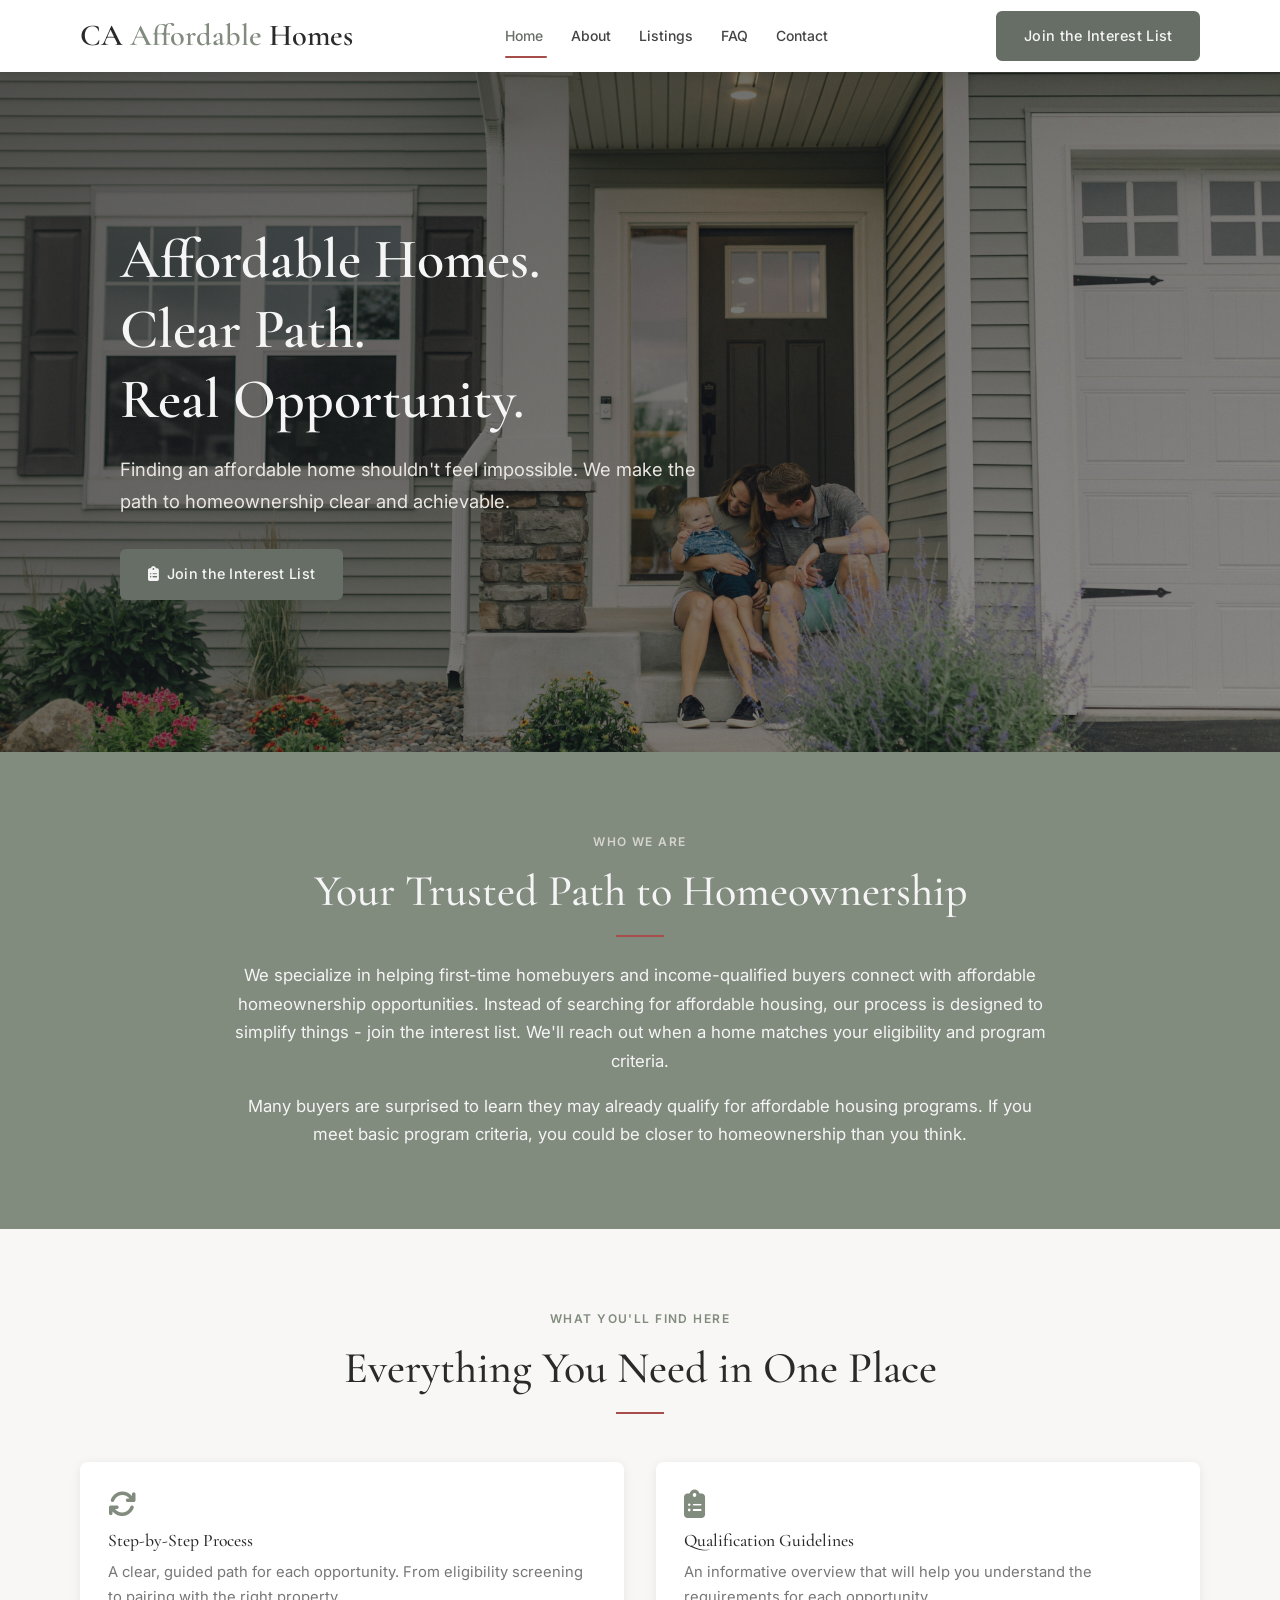
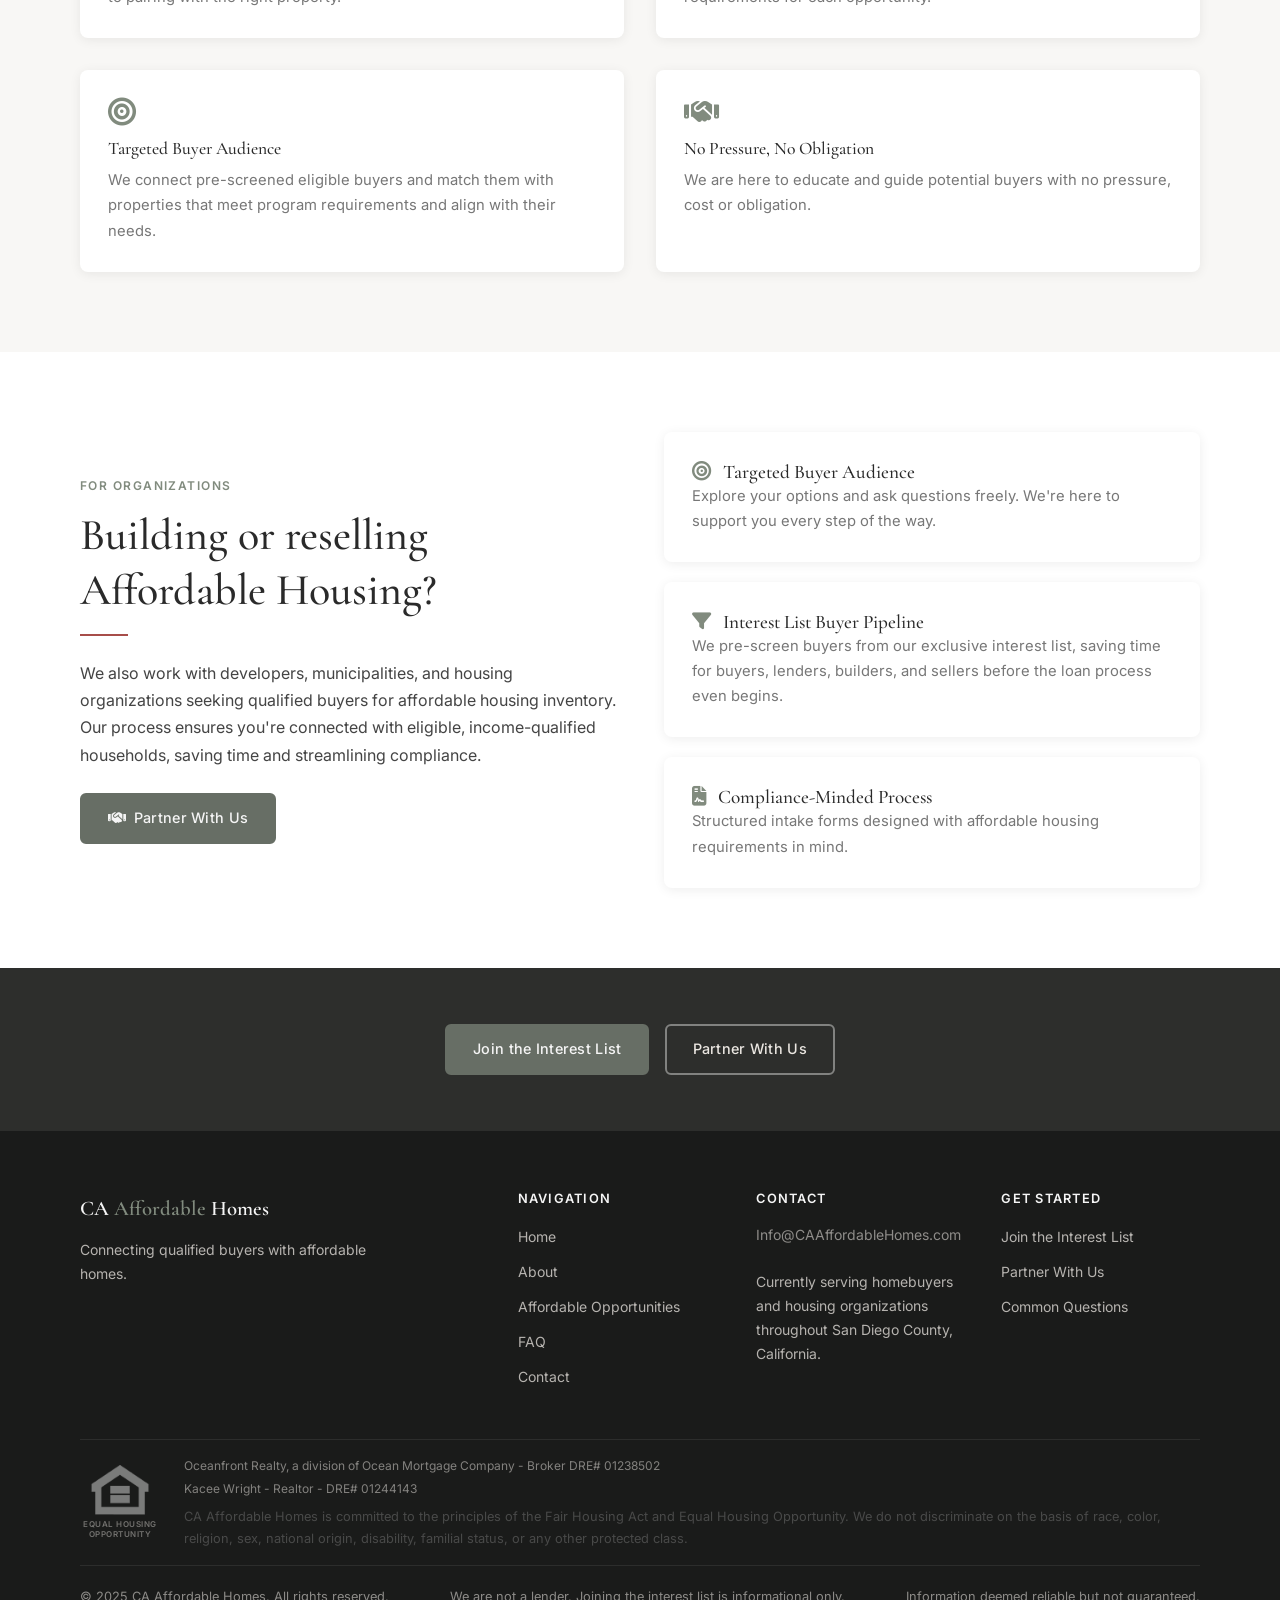
<file: index.html>
<!DOCTYPE html>
<html lang="en">
<head>
  <meta charset="UTF-8">
  <meta name="viewport" content="width=device-width, initial-scale=1.0">
  <meta name="description" content="CA Affordable Homes connects income-qualified buyers with affordable residential properties in California. Join our free Interest List, no credit check, no obligation, and we will reach out when something looks like a good fit.">
  <link rel="icon" type="image/svg+xml" href="favicon.svg">
  <title>CA Affordable Homes  - Affordable Homes. Clear Path. Real Opportunity.</title>

  <!-- Google Fonts -->
  <link rel="preconnect" href="https://fonts.googleapis.com">
  <link rel="preconnect" href="https://fonts.gstatic.com" crossorigin>
  <link href="https://fonts.googleapis.com/css2?family=Cormorant+Garamond:ital,wght@0,400;0,500;0,600;1,400&family=Inter:wght@400;500;600&display=swap" rel="stylesheet">

  <!-- Font Awesome 6 Free -->
  <link rel="stylesheet" href="https://cdnjs.cloudflare.com/ajax/libs/font-awesome/6.5.0/css/all.min.css" integrity="sha512-Avb2QiuDEEvB4bZJYdft2mNjVShBftLdPG8FJ0V7irTLQ8Uo0qcPxh4Plq7G5tGm0rU+1SPhVotteLpBERwTkw==" crossorigin="anonymous" referrerpolicy="no-referrer">

  <!-- Stylesheet -->
  <link rel="stylesheet" href="css/styles.css">

  <!-- Google Analytics 4 – replace G-YKJBH603X5 with your Measurement ID -->
  <!-- Get it at: https://analytics.google.com → Admin → Data Streams → your stream → Measurement ID -->
  <script async src="https://www.googletagmanager.com/gtag/js?id=G-YKJBH603X5"></script>
  <script>
    window.dataLayer = window.dataLayer || [];
    function gtag(){dataLayer.push(arguments);}
    gtag('js', new Date());
    gtag('config', 'G-YKJBH603X5');
  </script>
</head>
<body>

  <!-- SECTION: Navigation -->
  <header>
    <nav class="site-nav" aria-label="Main navigation">
      <div class="nav-inner">

        <a href="index.html" class="nav-logo" aria-label="CA Affordable Homes - Home">
          CA <span>Affordable</span> Homes
        </a>

        <ul class="nav-links" role="list">
          <li><a href="index.html">Home</a></li>
          <li><a href="about.html">About</a></li>
          <li><a href="programs.html">Listings</a></li>
          <li><a href="faq.html">FAQ</a></li>
          <li><a href="contact.html">Contact</a></li>
        </ul>

        <a href="contact.html" class="btn btn-primary nav-cta" aria-label="Join the interest list">
          Join the Interest List
        </a>

        <button
          id="nav-hamburger"
          class="nav-hamburger"
          aria-expanded="false"
          aria-controls="nav-mobile"
          aria-label="Open navigation menu"
        >
          <span></span>
          <span></span>
          <span></span>
        </button>

      </div>

      <div id="nav-mobile" class="nav-mobile" role="dialog" aria-label="Mobile navigation">
        <ul role="list">
          <li><a href="index.html">Home</a></li>
          <li><a href="about.html">About</a></li>
          <li><a href="programs.html">Listings</a></li>
          <li><a href="faq.html">FAQ</a></li>
          <li><a href="contact.html">Contact</a></li>
        </ul>
        <a href="contact.html" class="btn btn-primary">Join the Interest List</a>
      </div>
    </nav>
  </header>

  <main>

    <!-- SECTION: Hero -->
    <section class="hero" aria-label="Hero banner">
      <div
        class="hero-bg"
        style="background-image: url('img/hero.jpg');"
        role="img"
        aria-label="A welcoming California home"
      ></div>
      <div class="hero-overlay" aria-hidden="true"></div>
      <div class="container">
        <div class="hero-content">
          <h1>Affordable Homes.<br>Clear Path.<br>Real Opportunity.</h1>
          <p>Finding an affordable home shouldn't feel impossible. We make the path to homeownership clear and achievable.</p>
          <div class="btn-group">
            <a href="contact.html" class="btn btn-primary">
              <i class="fa-solid fa-clipboard-list" aria-hidden="true"></i>
              Join the Interest List
            </a>
          </div>
        </div>
      </div>
    </section>

    <!-- SECTION: Intro -->
    <section class="section section--sage text-center" aria-labelledby="intro-heading">
      <div class="container">
        <div class="intro-section">
          <span class="section-label">Who We Are</span>
          <h2 id="intro-heading">Your Trusted Path to Homeownership</h2>
          <hr class="accent-rule">
          <p>We specialize in helping first-time homebuyers and income-qualified buyers connect with affordable homeownership opportunities. Instead of searching for affordable housing, our process is designed to simplify things - join the interest list. We'll reach out when a home matches your eligibility and program criteria.</p>
          <p>Many buyers are surprised to learn they may already qualify for affordable housing programs. If you meet basic program criteria, you could be closer to homeownership than you think.</p>
        </div>
      </div>
    </section>

    <!-- SECTION: What You'll Find Here -->
    <section class="section section--light" aria-labelledby="features-heading">
      <div class="container">
        <div class="section-header text-center">
          <span class="section-label">What You'll Find Here</span>
          <h2 id="features-heading">Everything You Need in One Place</h2>
          <hr class="accent-rule">
        </div>
        <div class="feature-grid feature-grid--2x2" role="list">
          <div class="feature-card" role="listitem">
            <i class="fa-solid fa-arrows-rotate feature-icon" aria-hidden="true"></i>
            <h3>Step-by-Step Process</h3>
            <p>A clear, guided path for each opportunity. From eligibility screening to pairing with the right property.</p>
          </div>
          <div class="feature-card" role="listitem">
            <i class="fa-solid fa-clipboard-list feature-icon" aria-hidden="true"></i>
            <h3>Qualification Guidelines</h3>
            <p>An informative overview that will help you understand the requirements for each opportunity.</p>
          </div>
          <div class="feature-card" role="listitem">
            <i class="fa-solid fa-bullseye feature-icon" aria-hidden="true"></i>
            <h3>Targeted Buyer Audience</h3>
            <p>We connect pre-screened eligible buyers and match them with properties that meet program requirements and align with their needs.</p>
          </div>
          <div class="feature-card" role="listitem">
            <i class="fa-solid fa-handshake feature-icon" aria-hidden="true"></i>
            <h3>No Pressure, No Obligation</h3>
            <p>We are here to educate and guide potential buyers with no pressure, cost or obligation.</p>
          </div>
        </div>
      </div>
    </section>

    <!-- SECTION: For Partners -->
    <section class="section" aria-labelledby="partners-heading">
      <div class="container">
        <div class="two-col" style="align-items: center;">
          <div>
            <span class="section-label">For Organizations</span>
            <h2 id="partners-heading">Building or reselling Affordable Housing?</h2>
            <hr class="accent-rule">
            <div class="partners-blurb">
              <p>We also work with developers, municipalities, and housing organizations seeking qualified buyers for affordable housing inventory. Our process ensures you're connected with eligible, income-qualified households, saving time and streamlining compliance.</p>
            </div>
            <div class="spacer--sm"></div>
            <a href="contact.html#partner-form" class="btn btn-primary">
              <i class="fa-solid fa-handshake" aria-hidden="true"></i>
              Partner With Us
            </a>
          </div>
          <div style="display: grid; gap: 1.25rem;">
            <div class="feature-card">
              <h4><i class="fa-solid fa-bullseye" style="color: var(--color-sage); margin-right: 0.5rem;" aria-hidden="true"></i> Targeted Buyer Audience</h4>
              <p>Explore your options and ask questions freely. We're here to support you every step of the way.</p>
            </div>
            <div class="feature-card">
              <h4><i class="fa-solid fa-filter" style="color: var(--color-sage); margin-right: 0.5rem;" aria-hidden="true"></i> Interest List Buyer Pipeline</h4>
              <p>We pre-screen buyers from our exclusive interest list, saving time for buyers, lenders, builders, and sellers before the loan process even begins.</p>
            </div>
            <div class="feature-card">
              <h4><i class="fa-solid fa-file-contract" style="color: var(--color-sage); margin-right: 0.5rem;" aria-hidden="true"></i> Compliance-Minded Process</h4>
              <p>Structured intake forms designed with affordable housing requirements in mind.</p>
            </div>
          </div>
        </div>
      </div>
    </section>

    <!-- SECTION: Testimonials — hidden until Google Sheet has real entries -->
    <section id="testimonials-section" class="section section--sage" aria-labelledby="testimonials-heading" style="display:none;">
      <div class="container">
        <div class="section-header text-center">
          <span class="section-label">What People Are Saying</span>
          <h2 id="testimonials-heading">Real Stories, Real Results</h2>
          <hr class="accent-rule">
        </div>
        <div id="testimonials-container"></div>
      </div>
    </section>

    <!-- SECTION: Final CTA Bar -->
    <section class="section section--dark cta-bar" aria-label="Call to action">
      <div class="container">
        <a href="contact.html" class="btn btn-primary">
          Join the Interest List
        </a>
        <a href="contact.html#partner-form" class="btn btn-secondary" style="border-color: rgba(255,255,255,0.4); color: var(--color-text-secondary);">
          Partner With Us
        </a>
      </div>
    </section>

  </main>

  <!-- SECTION: Footer -->
  <footer class="site-footer" aria-label="Site footer">
    <div class="container">
      <div class="footer-grid">

        <div class="footer-col">
          <a href="index.html" class="footer-logo">CA <span>Affordable</span> Homes</a>
          <p class="footer-tagline">Connecting qualified buyers with affordable homes.</p>        </div>

        <div class="footer-col">
          <h4>Navigation</h4>
          <ul class="footer-nav-links" role="list">
            <li><a href="index.html">Home</a></li>
            <li><a href="about.html">About</a></li>
            <li><a href="programs.html">Affordable Opportunities</a></li>
            <li><a href="faq.html">FAQ</a></li>
            <li><a href="contact.html">Contact</a></li>
          </ul>
        </div>

        <div class="footer-col footer-contact">
          <h4>Contact</h4>
          <p>
            <a href="mailto:Info@CAAffordableHomes.com">Info@CAAffordableHomes.com</a>
          </p>
          <div class="spacer--sm"></div>
          <p>Currently serving homebuyers and housing organizations throughout San Diego County, California.</p>
        </div>

        <div class="footer-col">
          <h4>Get Started</h4>
          <ul class="footer-nav-links" role="list">
            <li><a href="contact.html">Join the Interest List</a></li>
            <li><a href="contact.html#partner-form">Partner With Us</a></li>
            <li><a href="faq.html">Common Questions</a></li>
          </ul>
        </div>

      </div>

      <div class="footer-eho-row">
        <div class="footer-eho-logo-block">
          <img src="img/eho-logo.png" alt="Equal Housing Opportunity" class="footer-eho-img" width="60" height="60">
          <span class="footer-eho-label">Equal Housing<br>Opportunity</span>
        </div>
        <div class="footer-eho-text">
          <p>Oceanfront Realty, a division of Ocean Mortgage Company - Broker DRE# 01238502</p>
          <p>Kacee Wright - Realtor - DRE# 01244143</p>
          <p style="margin-top:0.4rem;font-size:0.8rem;color:var(--color-text-muted);">CA Affordable Homes is committed to the principles of the Fair Housing Act and Equal Housing Opportunity. We do not discriminate on the basis of race, color, religion, sex, national origin, disability, familial status, or any other protected class.</p>
        </div>
      </div>

      <div class="footer-bottom">
        <p>&copy; 2025 CA Affordable Homes. All rights reserved.</p>
        <p>We are not a lender. Joining the interest list is informational only.</p>
        <p>Information deemed reliable but not guaranteed.</p>
      </div>
    </div>
  </footer>

  <!-- Scripts -->
  <script src="js/main.js"></script>
  <script src="js/testimonials.js"></script>
</body>
</html>
</file>
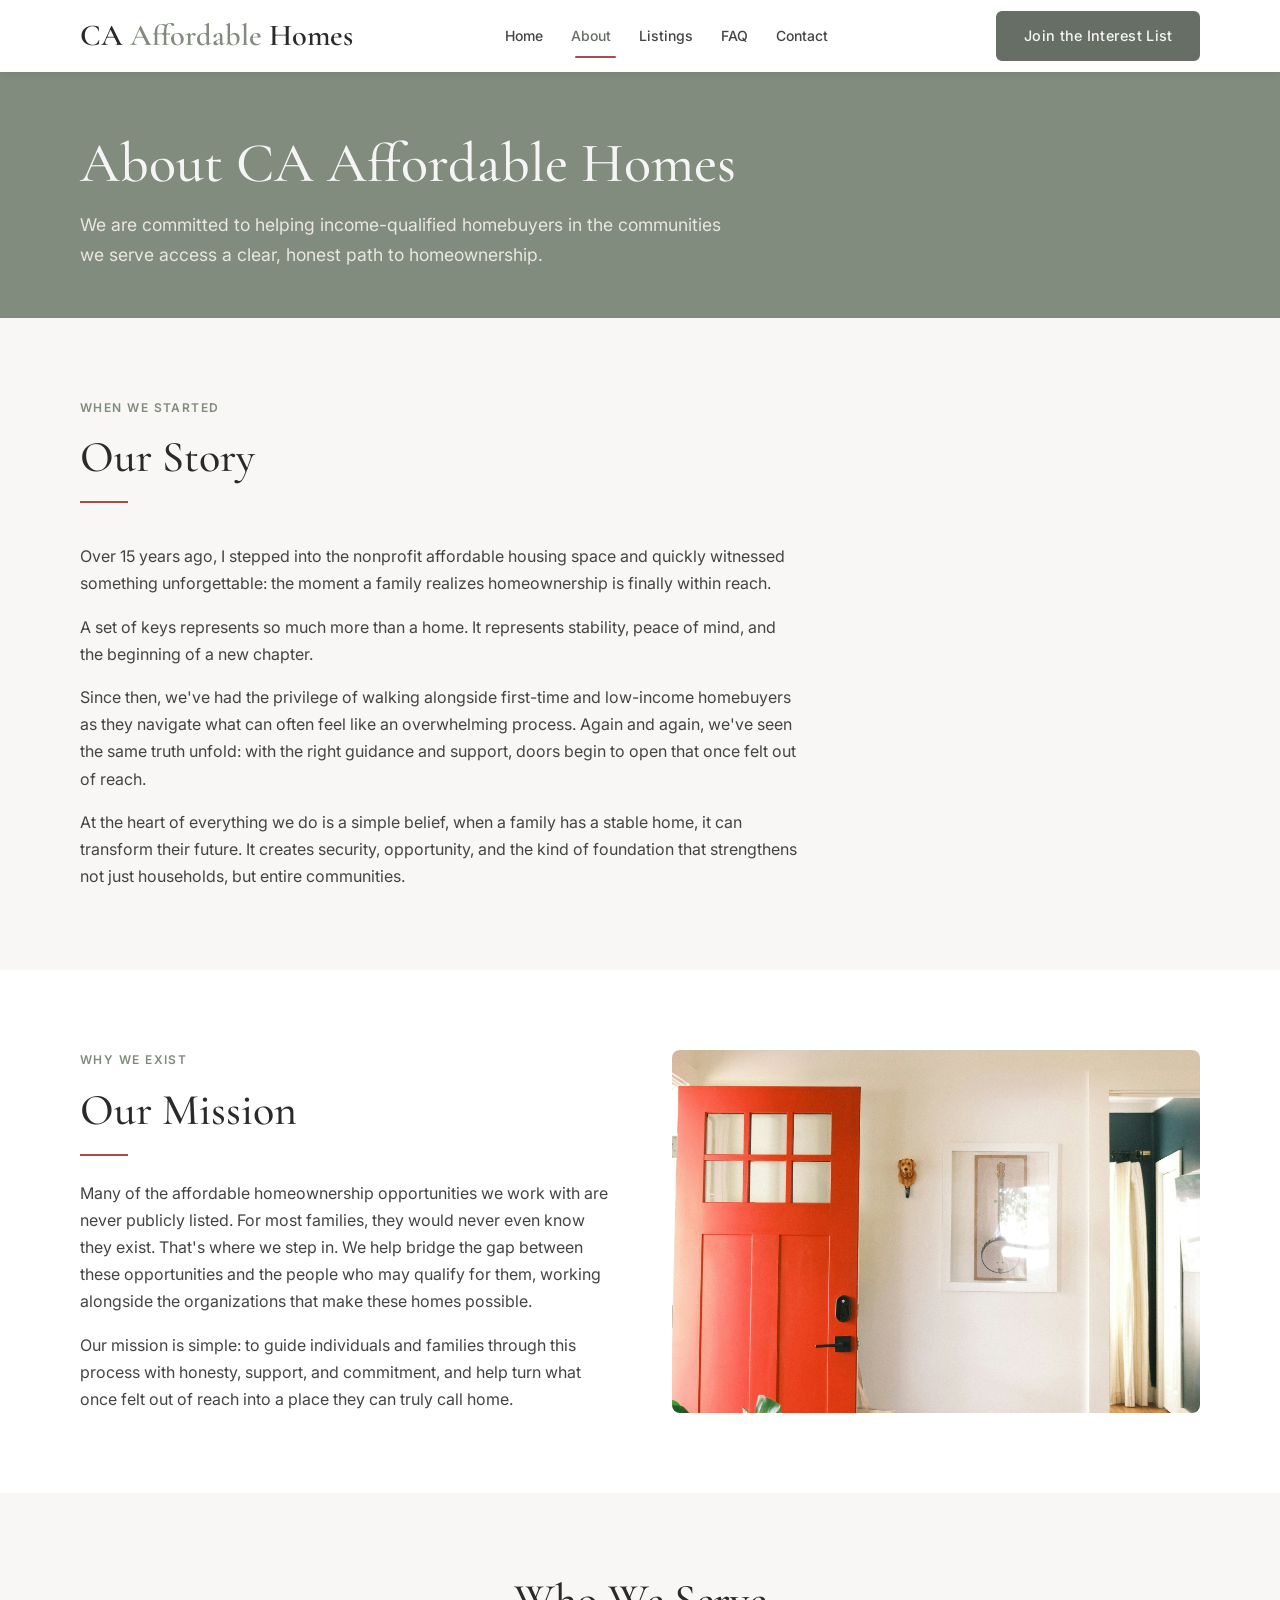
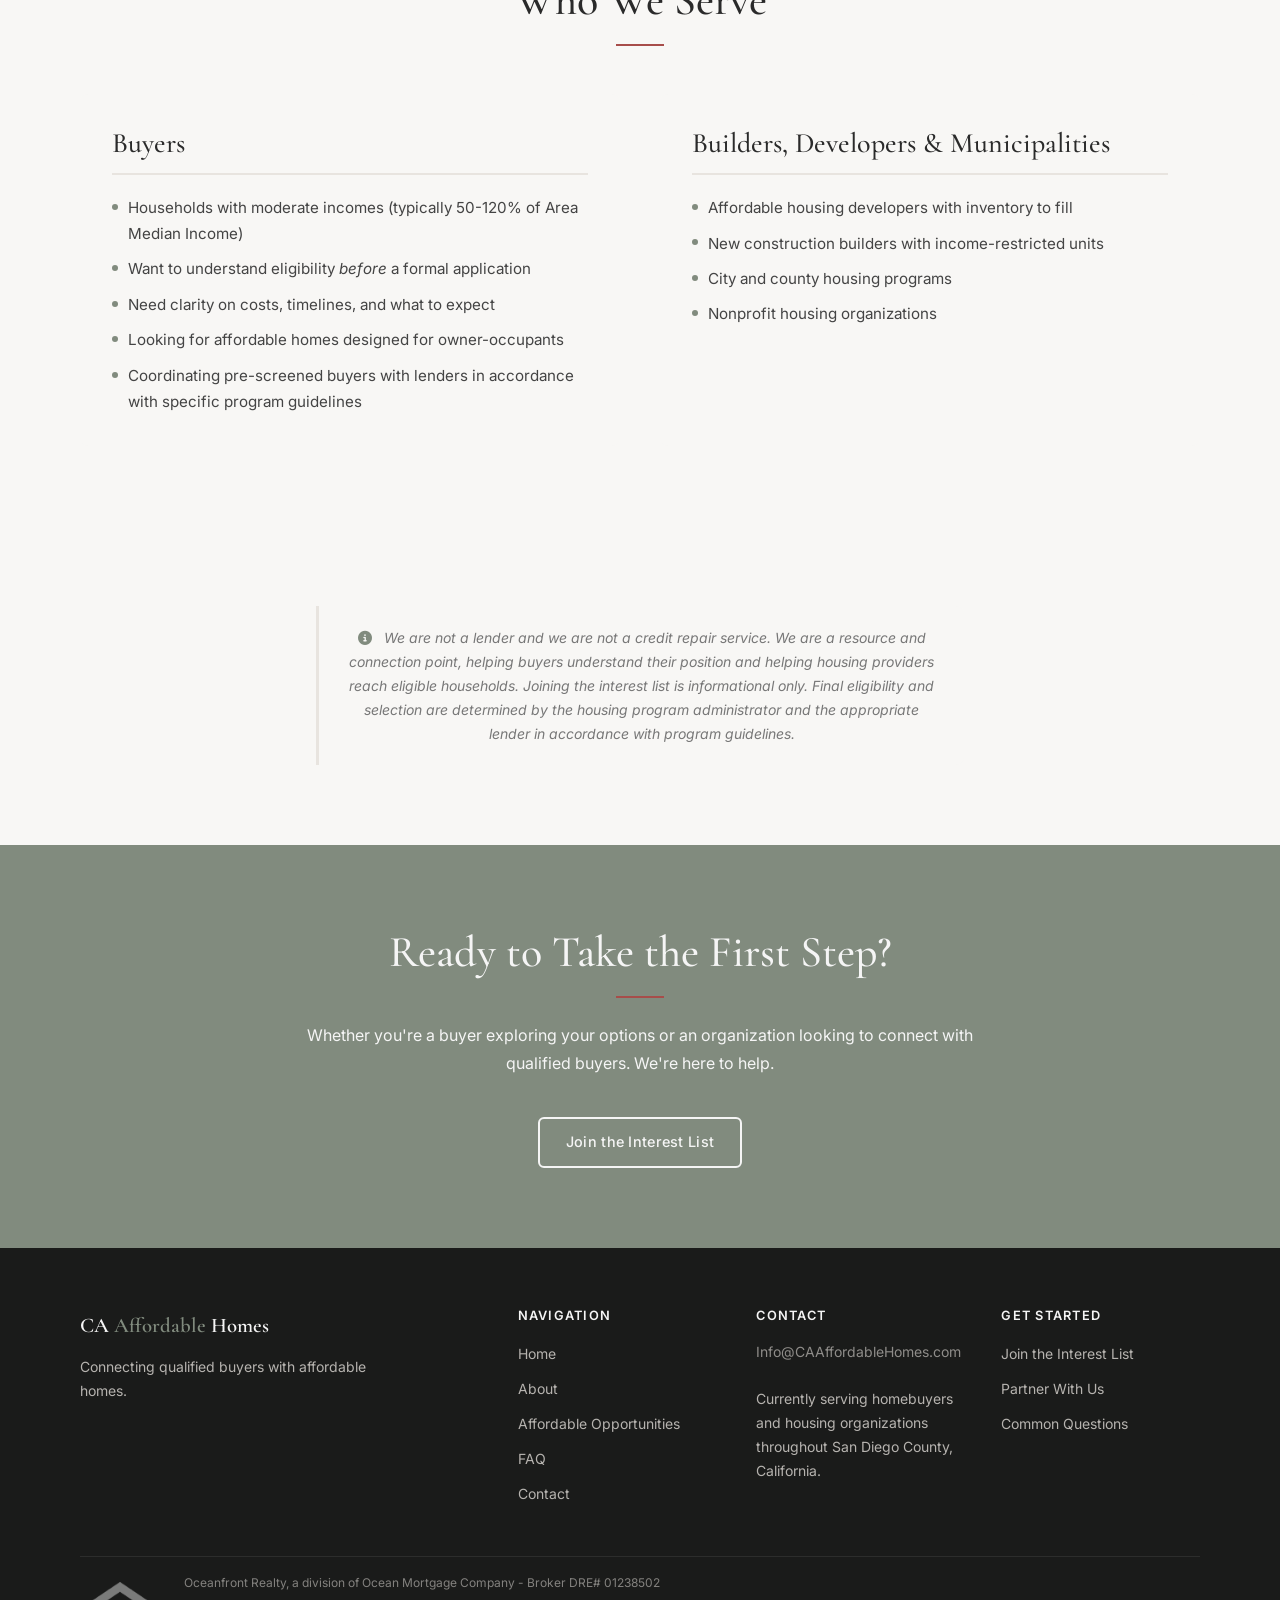
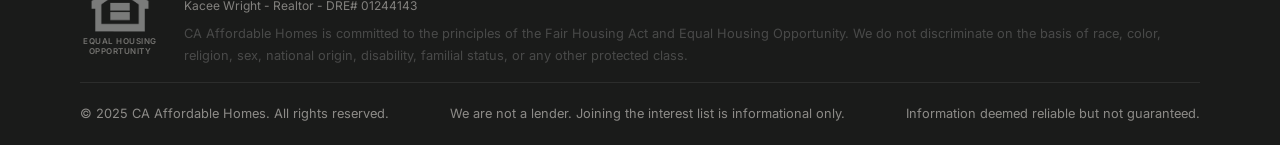
<file: about.html>
<!DOCTYPE html>
<html lang="en">
<head>
  <meta charset="UTF-8">
  <meta name="viewport" content="width=device-width, initial-scale=1.0">
  <meta name="description" content="Learn about CA Affordable Homes , our mission, who we serve, and how we're making homeownership more transparent and accessible for income-qualified buyers in California.">
  <title>About - CA Affordable Homes</title>
  <link rel="icon" type="image/svg+xml" href="favicon.svg">

  <!-- Google Fonts -->
  <link rel="preconnect" href="https://fonts.googleapis.com">
  <link rel="preconnect" href="https://fonts.gstatic.com" crossorigin>
  <link href="https://fonts.googleapis.com/css2?family=Cormorant+Garamond:ital,wght@0,400;0,500;0,600;1,400&family=Inter:wght@400;500;600&display=swap" rel="stylesheet">

  <!-- Font Awesome 6 Free -->
  <link rel="stylesheet" href="https://cdnjs.cloudflare.com/ajax/libs/font-awesome/6.5.0/css/all.min.css" integrity="sha512-Avb2QiuDEEvB4bZJYdft2mNjVShBftLdPG8FJ0V7irTLQ8Uo0qcPxh4Plq7G5tGm0rU+1SPhVotteLpBERwTkw==" crossorigin="anonymous" referrerpolicy="no-referrer">

  <!-- Stylesheet -->
  <link rel="stylesheet" href="css/styles.css">

  <!-- Google Analytics 4 – replace G-YKJBH603X5 with your Measurement ID -->
  <!-- Get it at: https://analytics.google.com → Admin → Data Streams → your stream → Measurement ID -->
  <script async src="https://www.googletagmanager.com/gtag/js?id=G-YKJBH603X5"></script>
  <script>
    window.dataLayer = window.dataLayer || [];
    function gtag(){dataLayer.push(arguments);}
    gtag('js', new Date());
    gtag('config', 'G-YKJBH603X5');
  </script>
</head>
<body>

  <!-- SECTION: Navigation -->
  <header>
    <nav class="site-nav" aria-label="Main navigation">
      <div class="nav-inner">
        <a href="index.html" class="nav-logo" aria-label="CA Affordable Homes - Home">
          CA <span>Affordable</span> Homes
        </a>
        <ul class="nav-links" role="list">
          <li><a href="index.html">Home</a></li>
          <li><a href="about.html">About</a></li>
          <li><a href="programs.html">Listings</a></li>
          <li><a href="faq.html">FAQ</a></li>
          <li><a href="contact.html">Contact</a></li>
        </ul>
        <a href="contact.html" class="btn btn-primary nav-cta">Join the Interest List</a>
        <button
          id="nav-hamburger"
          class="nav-hamburger"
          aria-expanded="false"
          aria-controls="nav-mobile"
          aria-label="Open navigation menu"
        >
          <span></span><span></span><span></span>
        </button>
      </div>
      <div id="nav-mobile" class="nav-mobile" role="dialog" aria-label="Mobile navigation">
        <ul role="list">
          <li><a href="index.html">Home</a></li>
          <li><a href="about.html">About</a></li>
          <li><a href="programs.html">Listings</a></li>
          <li><a href="faq.html">FAQ</a></li>
          <li><a href="contact.html">Contact</a></li>
        </ul>
        <a href="contact.html" class="btn btn-primary">Join the Interest List</a>
      </div>
    </nav>
  </header>

  <main>

    <!-- SECTION: Page Header -->
    <section class="page-header" aria-labelledby="page-title">
      <div class="container">
        <h1 id="page-title">About CA Affordable Homes</h1>
        <p>We are committed to helping income-qualified homebuyers in the communities we serve access a clear, honest path to homeownership.</p>
      </div>
    </section>

    <!-- SECTION: Our Story -->
    <section class="section section--light" aria-labelledby="our-story-heading">
      <div class="container">
        <div class="section-header">
          <span class="section-label">When We Started</span>
          <h2 id="our-story-heading">Our Story</h2>
          <hr class="accent-rule">
        </div>
        <p style="max-width:72ch;">Over 15 years ago, I stepped into the nonprofit affordable housing space and quickly witnessed something unforgettable: the moment a family realizes homeownership is finally within reach.</p>
        <p style="max-width:72ch;">A set of keys represents so much more than a home. It represents stability, peace of mind, and the beginning of a new chapter.</p>
        <p style="max-width:72ch;">Since then, we've had the privilege of walking alongside first-time and low-income homebuyers as they navigate what can often feel like an overwhelming process. Again and again, we've seen the same truth unfold: with the right guidance and support, doors begin to open that once felt out of reach.</p>
        <p style="max-width:72ch;">At the heart of everything we do is a simple belief, when a family has a stable home, it can transform their future. It creates security, opportunity, and the kind of foundation that strengthens not just households, but entire communities.</p>
      </div>
    </section>

    <!-- SECTION: Our Mission -->
    <section class="section" aria-labelledby="mission-heading">
      <div class="container">
        <div class="two-col about-mission-grid">
          <div>
            <span class="section-label">Why We Exist</span>
            <h2 id="mission-heading">Our Mission</h2>
            <hr class="accent-rule">
            <p>Many of the affordable homeownership opportunities we work with are never publicly listed. For most families, they would never even know they exist. That's where we step in. We help bridge the gap between these opportunities and the people who may qualify for them, working alongside the organizations that make these homes possible.</p>
            <p>Our mission is simple: to guide individuals and families through this process with honesty, support, and commitment, and help turn what once felt out of reach into a place they can truly call home.</p>
          </div>
          <div class="about-mission-img-wrap">
          <img
            src="img/Website door pic.jpg"
            alt="A welcoming home entryway with a bright red door"
            class="about-mission-img"
          >
          </div>
        </div>
      </div>
    </section>

    <!-- SECTION: Who We Serve -->
    <section class="section section--light" aria-labelledby="serve-heading">
      <div class="container">
        <div class="section-header text-center">
          <h2 id="serve-heading">Who We Serve</h2>
          <hr class="accent-rule">
        </div>

        <div class="who-we-serve-grid">
          <div class="serve-column">
            <h3>Buyers</h3>
            <ul>
              <li>Households with moderate incomes (typically 50-120% of Area Median Income)</li>
              <li>Want to understand eligibility <em>before</em> a formal application</li>
              <li>Need clarity on costs, timelines, and what to expect</li>
              <li>Looking for affordable homes designed for owner-occupants</li>
              <li>Coordinating pre-screened buyers with lenders in accordance with specific program guidelines</li>
            </ul>
          </div>
          <div class="serve-column">
            <h3>Builders, Developers &amp; Municipalities</h3>
            <ul>
              <li>Affordable housing developers with inventory to fill</li>
              <li>New construction builders with income-restricted units</li>
              <li>City and county housing programs</li>
              <li>Nonprofit housing organizations</li>
            </ul>
          </div>
        </div>
      </div>
    </section>


    <!-- SECTION: Disclaimer -->
    <section class="section section--light" aria-label="Disclaimer">
      <div class="container text-center">
        <div class="disclaimer-block" role="note">
          <i class="fa-solid fa-circle-info" style="color: var(--color-sage); margin-right: 0.5rem;" aria-hidden="true"></i>
          We are not a lender and we are not a credit repair service. We are a resource and connection point, helping buyers understand their position and helping housing providers reach eligible households. Joining the interest list is informational only. Final eligibility and selection are determined by the housing program administrator and the appropriate lender in accordance with program guidelines.
        </div>
      </div>
    </section>

    <!-- SECTION: CTA -->
    <section class="section section--sage" aria-label="Get started">
      <div class="container text-center">
        <h2>Ready to Take the First Step?</h2>
        <hr class="accent-rule">
        <p>Whether you're a buyer exploring your options or an organization looking to connect with qualified buyers. We're here to help.</p>
        <div class="spacer--sm"></div>
        <div class="btn-group" style="justify-content: center;">
          <a href="contact.html" class="btn btn-secondary">Join the Interest List</a>
        </div>
      </div>
    </section>

  </main>

  <!-- SECTION: Footer -->
  <footer class="site-footer" aria-label="Site footer">
    <div class="container">
      <div class="footer-grid">
        <div class="footer-col">
          <a href="index.html" class="footer-logo">CA <span>Affordable</span> Homes</a>
          <p class="footer-tagline">Connecting qualified buyers with affordable homes.</p>        </div>
        <div class="footer-col">
          <h4>Navigation</h4>
          <ul class="footer-nav-links" role="list">
            <li><a href="index.html">Home</a></li>
            <li><a href="about.html">About</a></li>
            <li><a href="programs.html">Affordable Opportunities</a></li>
            <li><a href="faq.html">FAQ</a></li>
            <li><a href="contact.html">Contact</a></li>
          </ul>
        </div>
        <div class="footer-col footer-contact">
          <h4>Contact</h4>
          <p><a href="mailto:Info@CAAffordableHomes.com">Info@CAAffordableHomes.com</a></p>
          <div class="spacer--sm"></div>
          <p>Currently serving homebuyers and housing organizations throughout San Diego County, California.</p>
        </div>
        <div class="footer-col">
          <h4>Get Started</h4>
          <ul class="footer-nav-links" role="list">
            <li><a href="contact.html">Join the Interest List</a></li>
            <li><a href="contact.html#partner-form">Partner With Us</a></li>
            <li><a href="faq.html">Common Questions</a></li>
          </ul>
        </div>
      </div>
      <div class="footer-eho-row">
        <div class="footer-eho-logo-block">
          <img src="img/eho-logo.png" alt="Equal Housing Opportunity" class="footer-eho-img" width="60" height="60">
          <span class="footer-eho-label">Equal Housing<br>Opportunity</span>
        </div>
        <div class="footer-eho-text">
          <p>Oceanfront Realty, a division of Ocean Mortgage Company - Broker DRE# 01238502</p>
          <p>Kacee Wright - Realtor - DRE# 01244143</p>
          <p style="margin-top:0.4rem;font-size:0.8rem;color:var(--color-text-muted);">CA Affordable Homes is committed to the principles of the Fair Housing Act and Equal Housing Opportunity. We do not discriminate on the basis of race, color, religion, sex, national origin, disability, familial status, or any other protected class.</p>
        </div>
      </div>
      <div class="footer-bottom">
        <p>&copy; 2025 CA Affordable Homes. All rights reserved.</p>
        <p>We are not a lender. Joining the interest list is informational only.</p>
        <p>Information deemed reliable but not guaranteed.</p>
      </div>
    </div>
  </footer>

  <script src="js/main.js"></script>
</body>
</html>
</file>
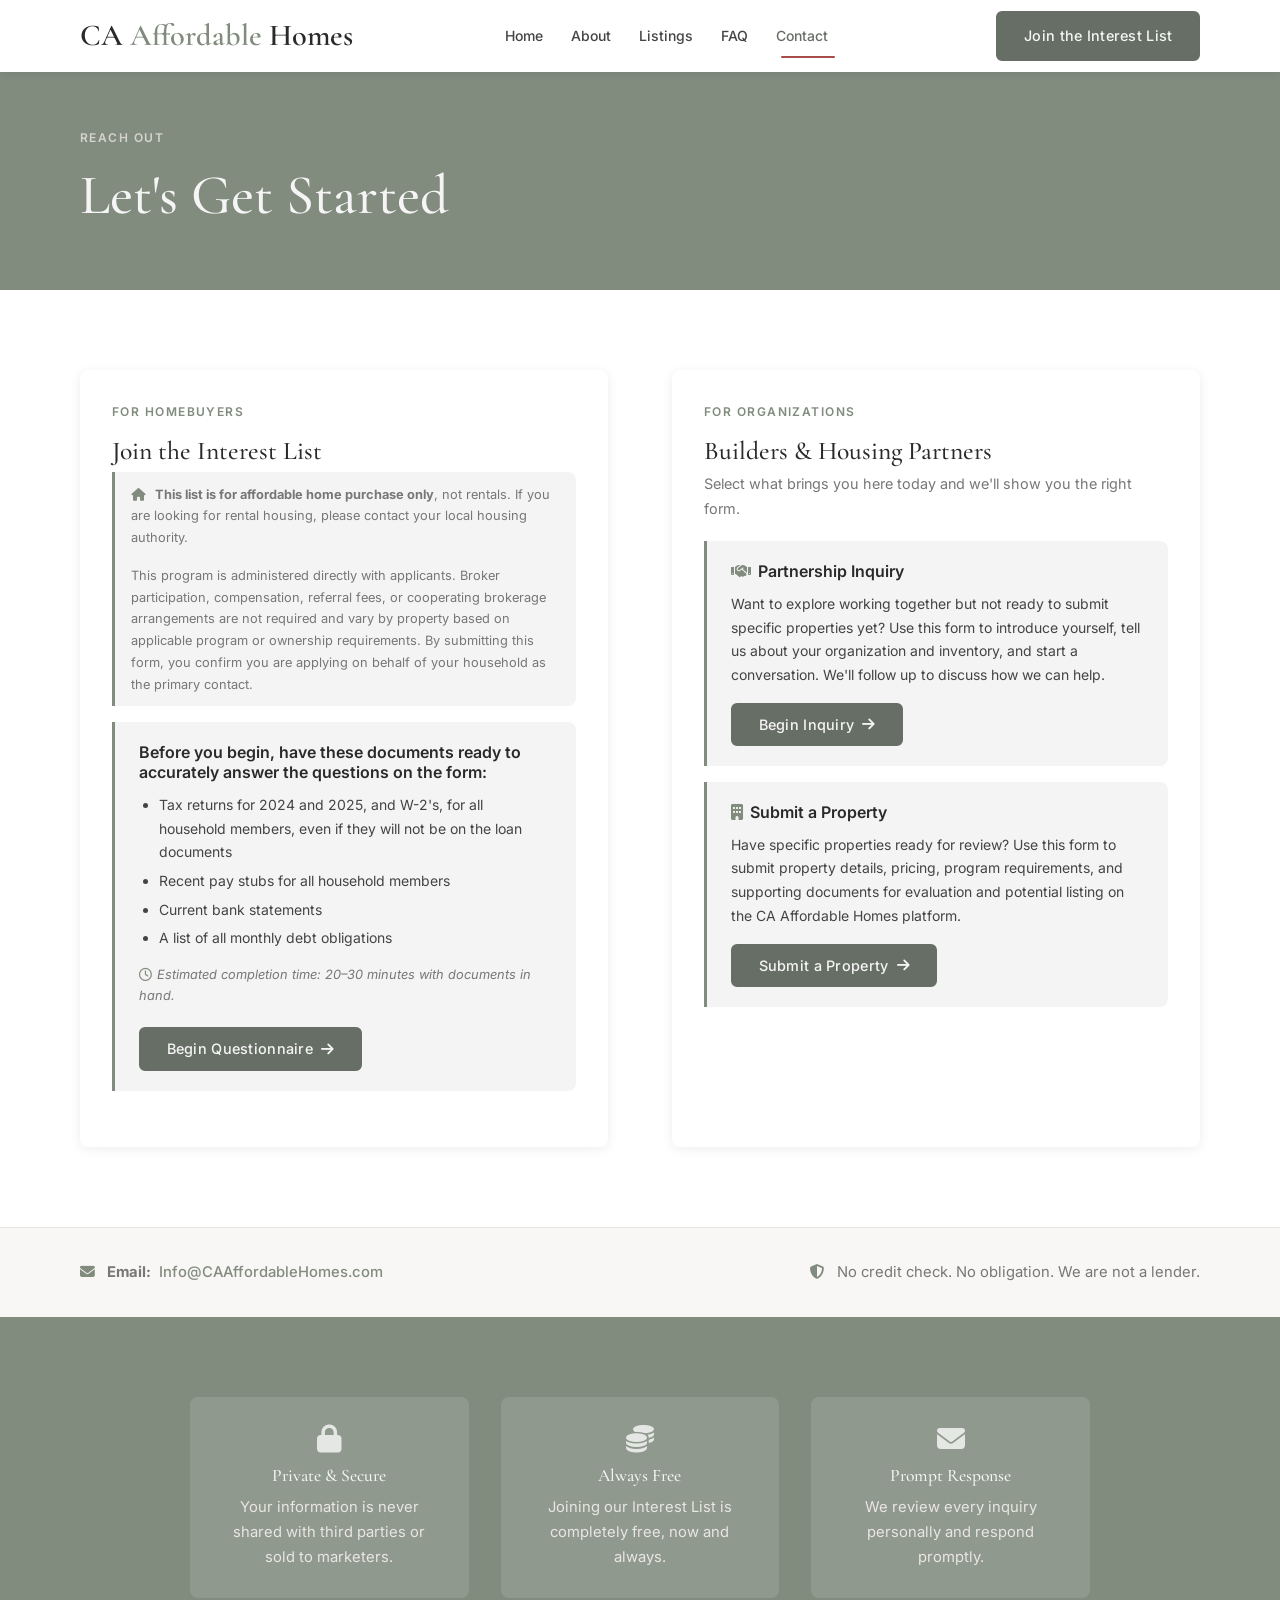
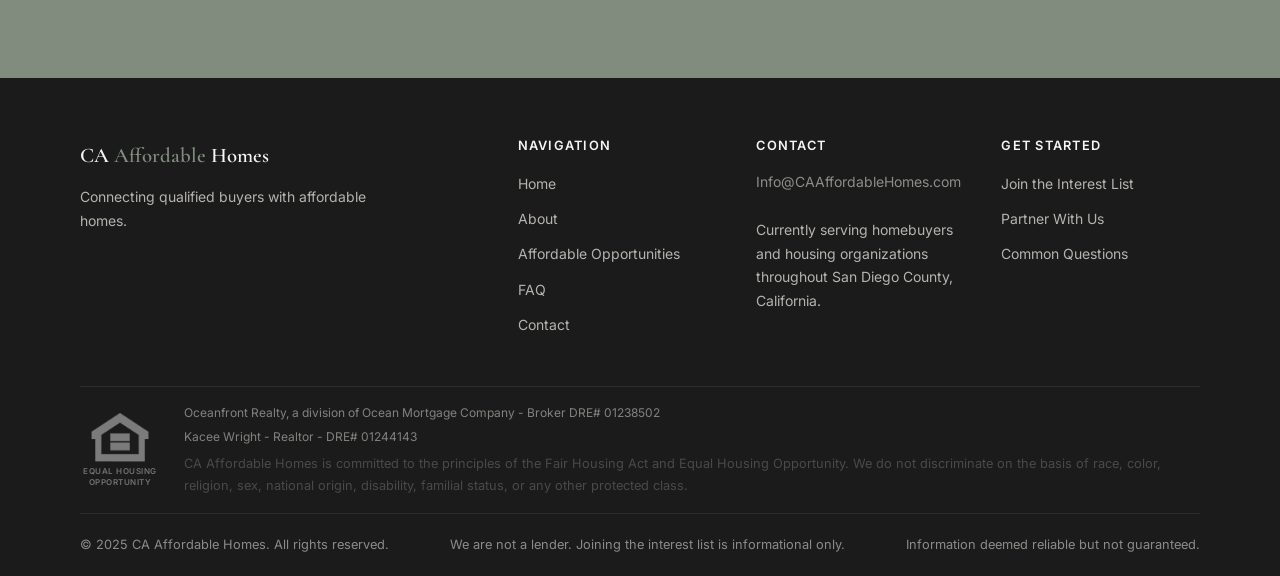
<file: contact.html>
<!DOCTYPE html>
<html lang="en">
<head>
  <meta charset="UTF-8">
  <meta name="viewport" content="width=device-width, initial-scale=1.0">
  <meta name="description" content="Get in touch with CA Affordable Homes. Join our free Interest List or reach out about a builder and housing partnership.">
  <title>Contact - CA Affordable Homes</title>
  <link rel="icon" type="image/svg+xml" href="favicon.svg">

  <!-- Google Fonts -->
  <link rel="preconnect" href="https://fonts.googleapis.com">
  <link rel="preconnect" href="https://fonts.gstatic.com" crossorigin>
  <link href="https://fonts.googleapis.com/css2?family=Cormorant+Garamond:ital,wght@0,400;0,500;0,600;1,400&family=Inter:wght@400;500;600&display=swap" rel="stylesheet">

  <!-- Font Awesome 6 Free -->
  <link rel="stylesheet" href="https://cdnjs.cloudflare.com/ajax/libs/font-awesome/6.5.0/css/all.min.css" integrity="sha512-Avb2QiuDEEvB4bZJYdft2mNjVShBftLdPG8FJ0V7irTLQ8Uo0qcPxh4Plq7G5tGm0rU+1SPhVotteLpBERwTkw==" crossorigin="anonymous" referrerpolicy="no-referrer">

  <!-- Stylesheet -->
  <link rel="stylesheet" href="css/styles.css">

  <!-- Google Analytics 4 – replace G-YKJBH603X5 with your Measurement ID -->
  <!-- Get it at: https://analytics.google.com → Admin → Data Streams → your stream → Measurement ID -->
  <script async src="https://www.googletagmanager.com/gtag/js?id=G-YKJBH603X5"></script>
  <script>
    window.dataLayer = window.dataLayer || [];
    function gtag(){dataLayer.push(arguments);}
    gtag('js', new Date());
    gtag('config', 'G-YKJBH603X5');
  </script>
</head>
<body>

  <!-- SECTION: Navigation -->
  <header>
    <nav class="site-nav" aria-label="Main navigation">
      <div class="nav-inner">
        <a href="index.html" class="nav-logo" aria-label="CA Affordable Homes - Home">
          CA <span>Affordable</span> Homes
        </a>
        <ul class="nav-links" role="list">
          <li><a href="index.html">Home</a></li>
          <li><a href="about.html">About</a></li>
          <li><a href="programs.html">Listings</a></li>
          <li><a href="faq.html">FAQ</a></li>
          <li><a href="contact.html">Contact</a></li>
        </ul>
        <a href="contact.html" class="btn btn-primary nav-cta">Join the Interest List</a>
        <button
          id="nav-hamburger"
          class="nav-hamburger"
          aria-expanded="false"
          aria-controls="nav-mobile"
          aria-label="Open navigation menu"
        >
          <span></span><span></span><span></span>
        </button>
      </div>
      <div id="nav-mobile" class="nav-mobile" role="dialog" aria-label="Mobile navigation">
        <ul role="list">
          <li><a href="index.html">Home</a></li>
          <li><a href="about.html">About</a></li>
          <li><a href="programs.html">Listings</a></li>
          <li><a href="faq.html">FAQ</a></li>
          <li><a href="contact.html">Contact</a></li>
        </ul>
        <a href="contact.html" class="btn btn-primary">Join the Interest List</a>
      </div>
    </nav>
  </header>

  <main>

    <!-- SECTION: Page Header -->
    <section class="page-header" aria-labelledby="page-title">
      <div class="container">
        <span class="section-label">Reach Out</span>
        <h1 id="page-title">Let's Get Started</h1>
      </div>
    </section>

    <!-- SECTION: Contact Forms -->
    <section class="section" aria-label="Contact forms">
      <div class="container">

        <div class="contact-forms-grid">

          <!-- Form 1: Interest List Questionnaire -->
          <div class="contact-form-panel" id="buyer-form">
            <span class="section-label">For Homebuyers</span>
            <h2>Join the Interest List</h2>
            <div class="il-note" style="margin-bottom:1rem;">
              <p><i class="fa-solid fa-house" aria-hidden="true"></i>
              <strong>This list is for affordable home purchase only</strong>, not rentals. If you are looking for rental housing, please contact your local housing authority.</p>
              <p style="margin-top:0.6rem;">This program is administered directly with applicants. Broker participation, compensation, referral fees, or cooperating brokerage arrangements are not required and vary by property based on applicable program or ownership requirements. By submitting this form, you confirm you are applying on behalf of your household as the primary contact.</p>
            </div>

            <!-- Step 0: Document callout (shown first) -->
            <div id="il-callout" class="il-callout">
              <h3>Before you begin, have these documents ready to accurately answer the questions on the form:</h3>
              <ul>
                <li id="il-callout-tax-line">Tax returns for 2024 and 2025, and W-2's, for all household members, even if they will not be on the loan documents</li>
                <li>Recent pay stubs for all household members</li>
                <li>Current bank statements</li>
                <li>A list of all monthly debt obligations</li>
              </ul>
              <p class="il-callout__time"><i class="fa-regular fa-clock" aria-hidden="true"></i>Estimated completion time: 20–30 minutes with documents in hand.</p>
              <button type="button" class="btn btn-primary" id="il-begin-btn">
                Begin Questionnaire <i class="fa-solid fa-arrow-right" aria-hidden="true"></i>
              </button>
            </div>

            <!-- Progress bar (hidden until Begin) -->
            <div id="il-progress" class="il-progress" hidden>
              <p class="il-progress__label" id="il-progress-label">Section 1 of 4: General Information</p>
              <div class="il-progress__track">
                <div class="il-progress__fill" id="il-bar-fill" style="width:25%"></div>
              </div>
              <div class="il-steps">
                <div class="il-step is-active" id="il-step-1"><div class="il-step__dot"></div><span class="il-step__label">General</span></div>
                <div class="il-step" id="il-step-2"><div class="il-step__dot"></div><span class="il-step__label">Income</span></div>
                <div class="il-step" id="il-step-3"><div class="il-step__dot"></div><span class="il-step__label">Employment</span></div>
                <div class="il-step" id="il-step-4"><div class="il-step__dot"></div><span class="il-step__label">Financial</span></div>
              </div>
            </div>

            <!-- The multi-section form (hidden until Begin) -->
            <form
              id="il-form"
              action="#"
              method="POST"
              aria-label="Interest List questionnaire"
              novalidate
              hidden
            >
              <input type="hidden" name="_subject" value="New Interest List Application">

              <!-- ==================== SECTION I: General Information ==================== -->
              <div class="form-section" id="il-section-1">
                <h3 class="il-section-title">Section I: General Information</h3>

                <div class="form-group">
                  <label class="form-label" for="il-full-name">Full Name</label>
                  <input type="text" id="il-full-name" name="full_name" class="form-control" placeholder="Jane Smith" required autocomplete="name">
                </div>

                <div class="form-row">
                  <div class="form-group">
                    <label class="form-label" for="il-phone">Phone Number</label>
                    <input type="tel" id="il-phone" name="phone" class="form-control" placeholder="(555) 000-0000" required autocomplete="tel">
                  </div>
                  <div class="form-group">
                    <label class="form-label" for="il-email">Email Address</label>
                    <input type="email" id="il-email" name="email" class="form-control" placeholder="jane@example.com" required autocomplete="email">
                  </div>
                </div>

                <div class="form-group">
                  <p class="form-label">Have you or a co-borrower/spouse owned real estate in the last 3 years?</p>
                  <div class="il-radio-group">
                    <label class="il-radio-label"><input type="radio" name="owned_real_estate" value="Yes" required> Yes</label>
                    <label class="il-radio-label"><input type="radio" name="owned_real_estate" value="No"> No</label>
                  </div>
                </div>

                <div class="form-group">
                  <label class="form-label" for="il-household-size">Household size (people living in the home)</label>
                  <input type="number" id="il-household-size" name="household_size" class="form-control" placeholder="e.g. 3" min="1" max="20" required>
                </div>

                <div class="form-group">
                  <p class="form-label">Have all household members lived together for the last 12 months?</p>
                  <div class="il-radio-group">
                    <label class="il-radio-label"><input type="radio" name="lived_together_12mo" value="Yes" required> Yes</label>
                    <label class="il-radio-label"><input type="radio" name="lived_together_12mo" value="No"> No</label>
                  </div>
                </div>

                <div class="form-group">
                  <p class="form-label">Do all household members currently live in San Diego County?</p>
                  <div class="il-radio-group">
                    <label class="il-radio-label"><input type="radio" name="live_in_sd_county" value="Yes" required> Yes</label>
                    <label class="il-radio-label"><input type="radio" name="live_in_sd_county" value="No"> No</label>
                  </div>
                </div>

                <div class="form-row">
                  <div class="form-group">
                    <label class="form-label" for="il-credit-score-self">Your estimated credit score</label>
                    <input type="number" id="il-credit-score-self" name="credit_score_self" class="form-control" placeholder="e.g. 680" min="300" max="850" required>
                  </div>
                  <div class="form-group">
                    <label class="form-label" for="il-credit-score-coborrower">Co-borrower estimated credit score</label>
                    <input type="number" id="il-credit-score-coborrower" name="credit_score_coborrower" class="form-control" placeholder="e.g. 710" min="300" max="850">
                  </div>
                </div>

                <div class="form-group">
                  <label class="form-label" for="il-monthly-rent">Current monthly rent amount</label>
                  <div class="il-dollar-wrap">
                    <input type="text" inputmode="decimal" id="il-monthly-rent" name="monthly_rent" class="form-control" placeholder="0" required>
                  </div>
                </div>


                <div class="form-group">
                  <p class="form-label">Have you and co-borrower worked AND lived in San Diego County for the last 2 years?</p>
                  <div class="il-radio-group">
                    <label class="il-radio-label"><input type="radio" name="worked_lived_sd_2yr" value="Yes" required> Yes</label>
                    <label class="il-radio-label"><input type="radio" name="worked_lived_sd_2yr" value="No"> No</label>
                  </div>
                </div>

              </div><!-- /section-1 -->

              <!-- ==================== SECTION II: Income ==================== -->
              <div class="form-section" id="il-section-2" hidden>
                <h3 class="il-section-title">Section II: Income</h3>
                <p class="il-section-intro">Please provide income information for ALL household members over 18, even if they will not be on the loan documents.</p>

                <!-- Repeating income member blocks -->
                <div id="il-income-members">
                  <div class="il-repeating-block" id="il-income-block-1">
                    <div class="il-repeating-block__header">
                      <span>Household Member 1</span>
                    </div>
                    <div class="form-row">
                      <div class="form-group">
                        <label class="form-label" for="il-inc1-name">First Name</label>
                        <input type="text" id="il-inc1-name" name="income_1_name" class="form-control" placeholder="Jane" required>
                      </div>
                      <div class="form-group">
                        <label class="form-label" for="il-inc1-rel">Relationship to Applicant</label>
                        <select id="il-inc1-rel" name="income_1_relationship" class="form-control" required>
                          <option value="" disabled selected>Select</option>
                          <option>Self</option><option>Spouse or Partner</option><option>Child</option><option>Parent</option><option>Other</option>
                        </select>
                      </div>
                    </div>
                    <div class="form-group">
                      <label class="form-label" for="il-inc1-amount">Estimated Annual Income</label>
                      <div class="il-dollar-wrap">
                        <input type="text" inputmode="decimal" id="il-inc1-amount" name="income_1_annual" class="form-control" placeholder="0.00" required>
                      </div>
                    </div>
                  </div>
                </div>
                <button type="button" class="il-add-btn" id="il-add-income">
                  <i class="fa-solid fa-plus" aria-hidden="true"></i> Add Another Household Member
                </button>
                <p class="il-note" id="il-income-max-note" style="display:none;">
                  <i class="fa-solid fa-circle-info" aria-hidden="true"></i>
                  Maximum of 8 household members reached. Please list any additional members and their income in the <strong>Additional Information</strong> box at the end of the form.
                </p>

                <!-- Tax year income — rendered by JS, auto-updates each year -->
                <div id="il-tax-year-rows"></div>
                <input type="hidden" name="tax_year_labels" id="il-tax-year-labels">

                <!-- Non-taxable income -->
                <div class="form-group">
                  <p class="form-label">Does anyone in the household receive non-taxable income? <span class="optional">(Social Security, pension, disability, VA, child support, housing allowance, etc.)</span></p>
                  <div class="il-radio-group">
                    <label class="il-radio-label">
                      <input type="radio" name="non_taxable_income" value="Yes" required
                        data-shows="il-cond-nontax" data-show-when="Yes"> Yes
                    </label>
                    <label class="il-radio-label">
                      <input type="radio" name="non_taxable_income" value="No"
                        data-shows="il-cond-nontax" data-show-when="Yes"> No
                    </label>
                  </div>
                  <div class="il-conditional" id="il-cond-nontax">
                    <div id="il-nontax-blocks">
                      <!-- Non-taxable income entry 1 (always present) -->
                      <div class="il-repeating-block" id="il-nontax-block-1">
                        <div class="il-repeating-block__header"><span>Non-Taxable Income 1</span></div>
                        <div class="form-row">
                          <div class="form-group">
                            <label class="form-label" for="il-nontax-1-who">Who receives it</label>
                            <input type="text" id="il-nontax-1-who" name="nontax_1_who" class="form-control" placeholder="Name" data-req>
                          </div>
                          <div class="form-group">
                            <label class="form-label" for="il-nontax-1-source">Source of income</label>
                            <input type="text" id="il-nontax-1-source" name="nontax_1_source" class="form-control" placeholder="e.g. Social Security" data-req>
                          </div>
                        </div>
                        <div class="form-row">
                          <div class="form-group">
                            <label class="form-label" for="il-nontax-1-amount">Amount per month</label>
                            <div class="il-dollar-wrap">
                              <input type="text" inputmode="decimal" id="il-nontax-1-amount" name="nontax_1_amount" class="form-control" placeholder="0" data-req>
                            </div>
                          </div>
                          <div class="form-group">
                            <p class="form-label">Is there an end date?</p>
                            <div class="il-radio-group" style="margin-top:0.4rem">
                              <label class="il-radio-label"><input type="radio" name="nontax_1_end_date_yn" value="Yes" data-shows="il-nontax1-enddate" data-show-when="Yes"> Yes</label>
                              <label class="il-radio-label"><input type="radio" name="nontax_1_end_date_yn" value="No" data-shows="il-nontax1-enddate" data-show-when="Yes"> No</label>
                            </div>
                            <div class="il-conditional" id="il-nontax1-enddate">
                              <label class="form-label" for="il-nontax-1-end-date" style="margin-top:0.5rem">End date</label>
                              <input type="text" inputmode="numeric" id="il-nontax-1-end-date" name="nontax_1_end_date" class="form-control" placeholder="MM/DD/YYYY" data-date-fmt="date" data-req>
                            </div>
                          </div>
                        </div>
                      </div>
                    </div>
                    <button type="button" class="il-add-btn" id="il-add-nontax">
                      <i class="fa-solid fa-plus" aria-hidden="true"></i> Add Another Non-Taxable Income
                    </button>
                    <p class="il-note" id="il-nontax-max-note" style="display:none;">
                      <i class="fa-solid fa-circle-info" aria-hidden="true"></i>
                      Maximum of 3 non-taxable income entries reached. Please list any additional non-taxable income in the <strong>Additional Information</strong> box at the end of the form.
                    </p>
                  </div>
                </div>

                <!-- Real estate agent -->
                <div class="form-group">
                  <p class="form-label">Are you currently working with a real estate agent?</p>
                  <div class="il-radio-group">
                    <label class="il-radio-label"><input type="radio" name="agent_yn" value="Yes" required> Yes</label>
                    <label class="il-radio-label"><input type="radio" name="agent_yn" value="No"> No</label>
                  </div>
                  <p style="margin-top:0.6rem;font-size:0.82rem;color:var(--color-text-muted);">This information is collected for administrative purposes only and does not affect eligibility or participation in this program.</p>
                </div>

              </div><!-- /section-2 -->

              <!-- ==================== SECTION III: Employment ==================== -->
              <div class="form-section" id="il-section-3" hidden>
                <h3 class="il-section-title">Section III: Employment</h3>
                <p class="il-section-intro">Please list a 2-year employment history for all household members 18 and older, including those not on the loan documents.</p>

                <div id="il-employment-blocks">
                  <!-- Employment block 1 -->
                  <div class="il-repeating-block" id="il-emp-block-1">
                    <div class="il-repeating-block__header"><span>Employment Entry 1</span></div>
                    <div class="form-row">
                      <div class="form-group">
                        <label class="form-label" for="il-emp1-name">First name of employee</label>
                        <input type="text" id="il-emp1-name" name="emp_1_name" class="form-control" placeholder="Jane" required>
                      </div>
                      <div class="form-group">
                        <label class="form-label" for="il-emp1-rel">Relationship to applicant</label>
                        <select id="il-emp1-rel" name="emp_1_relationship" class="form-control" required>
                          <option value="" disabled selected>Select</option>
                          <option>Self</option><option>Spouse or Partner</option><option>Child</option><option>Parent</option><option>Other</option>
                        </select>
                      </div>
                    </div>
                    <div class="form-group">
                      <label class="form-label" for="il-emp1-employer">Employer name</label>
                      <input type="text" id="il-emp1-employer" name="emp_1_employer" class="form-control" placeholder="Company name" required>
                    </div>
                    <div class="form-row">
                      <div class="form-group">
                        <label class="form-label" for="il-emp1-start">Start date</label>
                        <input type="text" inputmode="numeric" id="il-emp1-start" name="emp_1_start_date" class="form-control" placeholder="MM/YYYY" data-date-fmt="month" required>
                      </div>
                      <div class="form-group">
                        <label class="form-label" for="il-emp1-end">End date <span class="optional">(leave blank if still employed)</span></label>
                        <input type="text" inputmode="numeric" id="il-emp1-end" name="emp_1_end_date" class="form-control" placeholder="MM/YYYY" data-date-fmt="month">
                      </div>
                    </div>
                    <div class="form-group">
                      <p class="form-label">Income type</p>
                      <div class="il-radio-group">
                        <label class="il-radio-label">
                          <input type="radio" name="emp_1_income_type" value="W-2" required> W-2
                        </label>
                        <label class="il-radio-label">
                          <input type="radio" name="emp_1_income_type" value="1099"> 1099
                        </label>
                      </div>
                    </div>
                    <div class="form-group">
                      <p class="form-label">Annual Salary?</p>
                      <div class="il-radio-group">
                        <label class="il-radio-label">
                          <input type="radio" name="emp_1_salaried" value="Yes" required
                            data-shows="il-emp1-cond-salaried" data-show-when="Yes"> Yes
                        </label>
                        <label class="il-radio-label">
                          <input type="radio" name="emp_1_salaried" value="No"
                            data-shows="il-emp1-cond-hourly" data-show-when="No"> No
                        </label>
                      </div>
                      <div class="il-conditional" id="il-emp1-cond-salaried">
                        <label class="form-label" for="il-emp1-salary">Annual salary</label>
                        <div class="il-dollar-wrap">
                          <input type="text" inputmode="decimal" id="il-emp1-salary" name="emp_1_annual_salary" class="form-control" placeholder="0.00" data-req>
                        </div>
                      </div>
                      <div class="il-conditional" id="il-emp1-cond-hourly">
                        <div class="form-row">
                          <div class="form-group">
                            <label class="form-label" for="il-emp1-hourly-rate">Current hourly wage</label>
                            <div class="il-dollar-wrap">
                              <input type="text" inputmode="decimal" id="il-emp1-hourly-rate" name="emp_1_hourly_rate" class="form-control" placeholder="0.00" data-req>
                            </div>
                          </div>
                          <div class="form-group">
                            <label class="form-label" for="il-emp1-hours-week">Hours worked per week</label>
                            <input type="number" id="il-emp1-hours-week" name="emp_1_hours_per_week" class="form-control" placeholder="40" min="0" max="168" data-req>
                          </div>
                        </div>
                      </div>
                    </div>
                    <div class="form-row">
                      <div class="form-group">
                        <label class="form-label" for="il-emp1-ytd">Year-to-date gross income on current paycheck</label>
                        <div class="il-dollar-wrap">
                          <input type="text" inputmode="decimal" id="il-emp1-ytd" name="emp_1_ytd_gross" class="form-control" placeholder="0" required>
                        </div>
                      </div>
                      <div class="form-group">
                        <label class="form-label" for="il-emp1-pay-date">Current paycheck pay period end date</label>
                        <input type="text" inputmode="numeric" id="il-emp1-pay-date" name="emp_1_pay_period_end" class="form-control" placeholder="MM/DD/YYYY" data-date-fmt="date" required>
                      </div>
                    </div>
                    <div class="form-group">
                      <label class="form-label" for="il-emp1-w2-recent">Largest income shown on <span class="il-w2-year">2025</span> W-2 <span class="optional">(optional)</span></label>
                      <div class="il-dollar-wrap">
                        <input type="text" inputmode="decimal" id="il-emp1-w2-recent" name="emp_1_w2_recent" class="form-control" placeholder="0">
                      </div>
                    </div>
                  </div><!-- /emp-block-1 -->

                  <!-- Employment block 2 -->
                  <div class="il-repeating-block" id="il-emp-block-2">
                    <div class="il-repeating-block__header">
                      <span>Employment Entry 2</span>
                      <button type="button" class="il-remove-btn" data-remove="il-emp-block-2">
                        <i class="fa-solid fa-xmark" aria-hidden="true"></i> Remove
                      </button>
                    </div>
                    <div class="form-row">
                      <div class="form-group">
                        <label class="form-label" for="il-emp2-name">First name of employee</label>
                        <input type="text" id="il-emp2-name" name="emp_2_name" class="form-control" placeholder="Jane">
                      </div>
                      <div class="form-group">
                        <label class="form-label" for="il-emp2-rel">Relationship to applicant</label>
                        <select id="il-emp2-rel" name="emp_2_relationship" class="form-control">
                          <option value="" disabled selected>Select</option>
                          <option>Self</option><option>Spouse or Partner</option><option>Child</option><option>Parent</option><option>Other</option>
                        </select>
                      </div>
                    </div>
                    <div class="form-group">
                      <label class="form-label" for="il-emp2-employer">Employer name</label>
                      <input type="text" id="il-emp2-employer" name="emp_2_employer" class="form-control" placeholder="Company name">
                    </div>
                    <div class="form-row">
                      <div class="form-group">
                        <label class="form-label" for="il-emp2-start">Start date</label>
                        <input type="text" inputmode="numeric" id="il-emp2-start" name="emp_2_start_date" class="form-control" placeholder="MM/YYYY" data-date-fmt="month">
                      </div>
                      <div class="form-group">
                        <label class="form-label" for="il-emp2-end">End date <span class="optional">(leave blank if still employed)</span></label>
                        <input type="text" inputmode="numeric" id="il-emp2-end" name="emp_2_end_date" class="form-control" placeholder="MM/YYYY" data-date-fmt="month">
                      </div>
                    </div>
                    <div class="form-group">
                      <p class="form-label">Income type</p>
                      <div class="il-radio-group">
                        <label class="il-radio-label">
                          <input type="radio" name="emp_2_income_type" value="W-2"> W-2
                        </label>
                        <label class="il-radio-label">
                          <input type="radio" name="emp_2_income_type" value="1099"> 1099
                        </label>
                      </div>
                    </div>
                    <div class="form-group">
                      <p class="form-label">Annual Salary?</p>
                      <div class="il-radio-group">
                        <label class="il-radio-label">
                          <input type="radio" name="emp_2_salaried" value="Yes"
                            data-shows="il-emp2-cond-salaried" data-show-when="Yes"> Yes
                        </label>
                        <label class="il-radio-label">
                          <input type="radio" name="emp_2_salaried" value="No"
                            data-shows="il-emp2-cond-hourly" data-show-when="No"> No
                        </label>
                      </div>
                      <div class="il-conditional" id="il-emp2-cond-salaried">
                        <label class="form-label" for="il-emp2-salary">Annual salary</label>
                        <div class="il-dollar-wrap">
                          <input type="text" inputmode="decimal" id="il-emp2-salary" name="emp_2_annual_salary" class="form-control" placeholder="0.00" data-req>
                        </div>
                      </div>
                      <div class="il-conditional" id="il-emp2-cond-hourly">
                        <div class="form-row">
                          <div class="form-group">
                            <label class="form-label" for="il-emp2-hourly-rate">Current hourly wage</label>
                            <div class="il-dollar-wrap">
                              <input type="text" inputmode="decimal" id="il-emp2-hourly-rate" name="emp_2_hourly_rate" class="form-control" placeholder="0.00" data-req>
                            </div>
                          </div>
                          <div class="form-group">
                            <label class="form-label" for="il-emp2-hours-week">Hours worked per week</label>
                            <input type="number" id="il-emp2-hours-week" name="emp_2_hours_per_week" class="form-control" placeholder="40" min="0" max="168" data-req>
                          </div>
                        </div>
                      </div>
                    </div>
                    <div class="form-row">
                      <div class="form-group">
                        <label class="form-label" for="il-emp2-ytd">Year-to-date gross income</label>
                        <div class="il-dollar-wrap">
                          <input type="text" inputmode="decimal" id="il-emp2-ytd" name="emp_2_ytd_gross" class="form-control" placeholder="0">
                        </div>
                      </div>
                      <div class="form-group">
                        <label class="form-label" for="il-emp2-pay-date">Pay period end date</label>
                        <input type="text" inputmode="numeric" id="il-emp2-pay-date" name="emp_2_pay_period_end" class="form-control" placeholder="MM/DD/YYYY" data-date-fmt="date">
                      </div>
                    </div>
                    <div class="form-group">
                      <label class="form-label" for="il-emp2-w2-recent">Largest income on <span class="il-w2-year">2025</span> W-2 <span class="optional">(optional)</span></label>
                      <div class="il-dollar-wrap">
                        <input type="text" inputmode="decimal" id="il-emp2-w2-recent" name="emp_2_w2_recent" class="form-control" placeholder="0">
                      </div>
                    </div>
                  </div><!-- /emp-block-2 -->
                </div><!-- /il-employment-blocks -->

                <button type="button" class="il-add-btn" id="il-add-employment">
                  <i class="fa-solid fa-plus" aria-hidden="true"></i> Add Another Employment Entry
                </button>
                <p class="il-note" id="il-emp-max-note" style="display:none;">
                  <i class="fa-solid fa-circle-info" aria-hidden="true"></i>
                  Maximum of 4 employment entries reached. Please describe any additional employment history in the <strong>Additional Information</strong> box at the end of the form.
                </p>
              </div><!-- /section-3 -->

              <!-- ==================== SECTION IV: Financial & Disclosures ==================== -->
              <div class="form-section" id="il-section-4" hidden>
                <h3 class="il-section-title">Section IV: Financial &amp; Disclosures</h3>

                <div class="form-group">
                  <label class="form-label" for="il-monthly-debt">Total minimum monthly other debt <span class="optional">(credit cards, auto loans, personal loans, student loans)</span></label>
                  <div class="il-dollar-wrap">
                    <input type="text" inputmode="decimal" id="il-monthly-debt" name="monthly_debt_payments" class="form-control" placeholder="0" required>
                  </div>
                </div>

                <div class="form-group">
                  <p class="form-label">Prior or current foreclosure or short sale?</p>
                  <div class="il-radio-group">
                    <label class="il-radio-label">
                      <input type="radio" name="foreclosure" value="Yes" required
                        data-shows="il-cond-foreclosure" data-show-when="Yes"> Yes
                    </label>
                    <label class="il-radio-label">
                      <input type="radio" name="foreclosure" value="No"
                        data-shows="il-cond-foreclosure" data-show-when="Yes"> No
                    </label>
                  </div>
                  <div class="il-conditional" id="il-cond-foreclosure">
                    <label class="form-label" for="il-foreclosure-date">Sale date</label>
                    <input type="text" inputmode="numeric" id="il-foreclosure-date" name="foreclosure_date" class="form-control" placeholder="MM/DD/YYYY" data-date-fmt="date" data-req>
                  </div>
                </div>

                <div class="form-group">
                  <p class="form-label">Prior or current bankruptcy?</p>
                  <div class="il-radio-group">
                    <label class="il-radio-label">
                      <input type="radio" name="bankruptcy" value="Yes" required
                        data-shows="il-cond-bankruptcy" data-show-when="Yes"> Yes
                    </label>
                    <label class="il-radio-label">
                      <input type="radio" name="bankruptcy" value="No"
                        data-shows="il-cond-bankruptcy" data-show-when="Yes"> No
                    </label>
                  </div>
                  <div class="il-conditional" id="il-cond-bankruptcy">
                    <label class="form-label" for="il-bankruptcy-date">Discharge date</label>
                    <input type="text" inputmode="numeric" id="il-bankruptcy-date" name="bankruptcy_discharge_date" class="form-control" placeholder="MM/DD/YYYY" data-date-fmt="date" data-req>
                  </div>
                </div>

                <div class="form-group">
                  <p class="form-label">Outstanding judgments, garnishments, or involuntary liens?</p>
                  <div class="il-radio-group">
                    <label class="il-radio-label">
                      <input type="radio" name="judgments" value="Yes" required
                        data-shows="il-cond-judgments" data-show-when="Yes"> Yes
                    </label>
                    <label class="il-radio-label">
                      <input type="radio" name="judgments" value="No"
                        data-shows="il-cond-judgments" data-show-when="Yes"> No
                    </label>
                  </div>
                  <div class="il-conditional" id="il-cond-judgments">
                    <label class="form-label" for="il-judgments-desc">Please describe</label>
                    <textarea id="il-judgments-desc" name="judgments_description" class="form-control" rows="3" data-req></textarea>
                  </div>
                </div>

                <div class="form-group">
                  <p class="form-label">Are all household members a US Citizen or a Permanent Resident with a green card?</p>
                  <div class="il-radio-group" style="margin-top:0.4rem">
                    <label class="il-radio-label"><input type="radio" name="us_citizen" value="Yes" required> Yes</label>
                    <label class="il-radio-label"><input type="radio" name="us_citizen" value="No"> No</label>
                  </div>
                </div>

                <div class="form-row">
                  <div class="form-group">
                    <label class="form-label" for="il-asset-checking">Checking account total</label>
                    <div class="il-dollar-wrap">
                      <input type="text" inputmode="decimal" id="il-asset-checking" name="asset_checking" class="form-control" placeholder="0" required>
                    </div>
                  </div>
                  <div class="form-group">
                    <label class="form-label" for="il-asset-savings">Savings account total</label>
                    <div class="il-dollar-wrap">
                      <input type="text" inputmode="decimal" id="il-asset-savings" name="asset_savings" class="form-control" placeholder="0" required>
                    </div>
                  </div>
                </div>
                <div class="form-row">
                  <div class="form-group">
                    <label class="form-label" for="il-asset-401k">401k / employer retirement</label>
                    <div class="il-dollar-wrap">
                      <input type="text" inputmode="decimal" id="il-asset-401k" name="asset_401k" class="form-control" placeholder="0" required>
                    </div>
                  </div>
                  <div class="form-group">
                    <label class="form-label" for="il-asset-other">Other</label>
                    <div class="il-dollar-wrap">
                      <input type="text" inputmode="decimal" id="il-asset-other" name="asset_other" class="form-control" placeholder="0">
                    </div>
                  </div>
                </div>

                <div class="form-group">
                  <label class="form-label" for="il-loan-signers">All persons who will sign on loan documents</label>
                  <textarea id="il-loan-signers" name="loan_signers" class="form-control" rows="3" placeholder="Full name(s) of everyone signing on the loan" required></textarea>
                </div>

                <div class="form-group">
                  <label class="form-label" for="il-household-members">All household members and their relationship to you</label>
                  <textarea id="il-household-members" name="household_members" class="form-control" rows="3" placeholder="e.g. John Smith – Spouse, Emma Smith – Child" required></textarea>
                </div>

                <div class="form-group">
                  <label class="form-label" for="il-additional-info">Additional information or explanations <span class="optional">(optional)</span></label>
                  <textarea id="il-additional-info" name="additional_info" class="form-control" rows="4" placeholder="Use this space for any context that would help us assess your profile, including employment changes, income changes, breaks in employment, etc."></textarea>
                </div>

                <!-- Area preference -->
                <div class="form-group">
                  <p class="form-label">Which areas are you interested in?</p>
                  <p class="il-note" style="margin-bottom:0.75rem;">
                    <i class="fa-solid fa-circle-info" aria-hidden="true"></i>
                    Select all areas that apply. This helps us match you with relevant opportunities when they become available.
                  </p>
                  <div class="il-area-checks">
                    <label class="il-listing-label"><input type="checkbox" name="area_pref" value="North County"> North County</label>
                    <label class="il-listing-label"><input type="checkbox" name="area_pref" value="Central San Diego"> Central San Diego</label>
                    <label class="il-listing-label"><input type="checkbox" name="area_pref" value="East County"> East County</label>
                    <label class="il-listing-label"><input type="checkbox" name="area_pref" value="South Bay"> South Bay</label>
                    <label class="il-listing-label"><input type="checkbox" name="area_pref" id="area-other-checkbox" value="Other"> Other</label>
                    <div id="area-other-detail" style="display:none;margin-top:0.5rem;">
                      <input type="text" name="area_preference_other" id="area-other-text" class="form-control" placeholder="Please specify the area(s) you are interested in..." maxlength="200">
                    </div>
                  </div>
                  <input type="hidden" id="il-area-hidden" name="area_preference">
                </div>

                <!-- Pre-submit note -->
                <div class="il-note">
                  <i class="fa-solid fa-circle-info" aria-hidden="true"></i>
                  Submitting this form adds you to our interest list only. It does not initiate pre-screening for any property. You will be contacted when a listing becomes available that may match your profile.
                </div>
              </div><!-- /section-4 -->

              <!-- Navigation buttons (submit lives here so it is never inside a hidden section) -->
              <div class="il-nav" id="il-nav">
                <button type="button" id="il-back-btn" class="btn btn-secondary" hidden>
                  <i class="fa-solid fa-arrow-left" aria-hidden="true"></i> Back
                </button>
                <button type="button" id="il-next-btn" class="btn btn-primary">
                  Next: Income <i class="fa-solid fa-arrow-right" aria-hidden="true"></i>
                </button>
                <button type="submit" id="il-submit-btn" class="btn btn-primary" style="width:100%;justify-content:center;padding:0.85rem;" hidden>
                  Join the Interest List <i class="fa-solid fa-arrow-right" aria-hidden="true"></i>
                </button>
              </div>
            </form>
          </div>

          <!-- Form 2: Builder / Partner -->
          <div class="contact-form-panel" id="partner-form">
            <span class="section-label">For Organizations</span>
            <h2>Builders &amp; Housing Partners</h2>

            <!-- ── Choice screen ── -->
            <div id="partner-choice">
              <p style="color:var(--color-text-muted);margin-bottom:1.25rem;font-size:0.9rem;">
                Select what brings you here today and we'll show you the right form.
              </p>

              <!-- Option 1: Partnership Inquiry -->
              <div class="il-callout" style="margin-bottom:1rem;">
                <h3><i class="fa-solid fa-handshake" style="color:var(--color-sage);margin-right:0.45rem;" aria-hidden="true"></i>Partnership Inquiry</h3>
                <p style="font-size:0.875rem;color:var(--color-text-body);margin-bottom:1rem;">
                  Want to explore working together but not ready to submit specific properties yet? Use this form to introduce yourself, tell us about your organization and inventory, and start a conversation. We'll follow up to discuss how we can help.
                </p>
                <button type="button" class="btn btn-primary" id="choose-inquiry">
                  Begin Inquiry <i class="fa-solid fa-arrow-right" aria-hidden="true"></i>
                </button>
              </div>

              <!-- Option 2: Submit a Property -->
              <div class="il-callout">
                <h3><i class="fa-solid fa-building" style="color:var(--color-sage);margin-right:0.45rem;" aria-hidden="true"></i>Submit a Property</h3>
                <p style="font-size:0.875rem;color:var(--color-text-body);margin-bottom:1rem;">
                  Have specific properties ready for review? Use this form to submit property details, pricing, program requirements, and supporting documents for evaluation and potential listing on the CA Affordable Homes platform.
                </p>
                <button type="button" class="btn btn-primary" id="choose-property">
                  Submit a Property <i class="fa-solid fa-arrow-right" aria-hidden="true"></i>
                </button>
              </div>
            </div><!-- /partner-choice -->

            <!-- ── Inquiry form ── -->
            <div id="inquiry-wrapper" hidden>
              <button type="button" class="partner-back-btn" id="inquiry-back">
                <i class="fa-solid fa-chevron-left" aria-hidden="true"></i> Back to options
              </button>
              <form
                id="inquiry-form"
                aria-label="Builder and housing partner inquiry form"
                novalidate
              >
                <div class="form-group">
                  <label class="form-label" for="partner-name">Your Name</label>
                  <input type="text" id="partner-name" name="name" class="form-control" placeholder="John Doe" required autocomplete="name">
                </div>
                <div class="form-group">
                  <label class="form-label" for="partner-org">Organization Name</label>
                  <input type="text" id="partner-org" name="organization" class="form-control" placeholder="e.g., Valley Housing Corp" required autocomplete="organization">
                </div>
                <div class="form-group">
                  <label class="form-label" for="partner-email">Email Address</label>
                  <input type="email" id="partner-email" name="email" class="form-control" placeholder="john@yourorganization.com" required autocomplete="email">
                </div>
                <div class="form-group">
                  <label class="form-label" for="partner-phone">Phone Number <span class="optional">(optional)</span></label>
                  <input type="tel" id="partner-phone" name="phone" class="form-control" placeholder="(555) 000-0000" autocomplete="tel">
                </div>
                <div class="form-group">
                  <label class="form-label" for="partner-message">Message</label>
                  <textarea id="partner-message" name="message" class="form-control" placeholder="Tell us about your organization, your affordable housing inventory or program, and what you're looking for. We'll follow up to discuss how we can help." rows="6" required></textarea>
                </div>
                <button type="submit" class="btn btn-primary" style="width:100%;justify-content:center;padding:0.85rem;">
                  <i class="fa-solid fa-handshake" aria-hidden="true"></i>
                  Send Partnership Inquiry
                </button>
                <p class="form-note" style="margin-top:0.75rem;text-align:center;">We'll be in touch to discuss your needs.</p>
              </form>
            </div><!-- /inquiry-wrapper -->

            <!-- ── Property submission form ── -->
            <div id="property-wrapper" hidden>
              <button type="button" class="partner-back-btn" id="property-back">
                <i class="fa-solid fa-chevron-left" aria-hidden="true"></i> Back to options
              </button>

              <div id="prop-success" hidden style="text-align:center;padding:2rem 0;">
                <i class="fa-solid fa-circle-check" style="font-size:2.5rem;color:var(--color-sage);display:block;margin-bottom:1rem;" aria-hidden="true"></i>
                <h3>Property Submitted</h3>
                <p style="color:var(--color-text-muted);">We'll review your submission and follow up with next steps.</p>
              </div>

              <form id="prop-form" novalidate>

                <h3 class="il-section-title">Your Contact Information</h3>
                <div class="form-row">
                  <div class="form-group">
                    <label class="form-label" for="prop-name">Full Name</label>
                    <input type="text" id="prop-name" name="contact_name" class="form-control" placeholder="Jane Smith" required autocomplete="name">
                  </div>
                  <div class="form-group">
                    <label class="form-label" for="prop-org">Organization</label>
                    <input type="text" id="prop-org" name="contact_org" class="form-control" placeholder="e.g. Valley Housing Corp" required autocomplete="organization">
                  </div>
                </div>
                <div class="form-row">
                  <div class="form-group">
                    <label class="form-label" for="prop-email">Email Address</label>
                    <input type="email" id="prop-email" name="contact_email" class="form-control" placeholder="jane@yourorg.com" required autocomplete="email">
                  </div>
                  <div class="form-group">
                    <label class="form-label" for="prop-phone">Phone Number</label>
                    <input type="tel" id="prop-phone" name="contact_phone" class="form-control" placeholder="(555) 000-0000" required autocomplete="tel">
                  </div>
                </div>

                <h3 class="il-section-title" style="margin-top:1.5rem;">Property Details</h3>

                <div class="form-group">
                  <label class="form-label" for="prop-address">Address of the Property</label>
                  <input type="text" id="prop-address" name="prop_address" class="form-control" placeholder="123 Main St, San Diego, CA 92101" required>
                </div>

                <div class="form-row">
                  <div class="form-group">
                    <label class="form-label" for="prop-count">Number of Affordable Homes</label>
                    <input type="number" id="prop-count" name="affordable_count" class="form-control" placeholder="e.g. 12" min="1" required>
                  </div>
                  <div class="form-group">
                    <label class="form-label" for="prop-ami">AMI Target</label>
                    <input type="text" id="prop-ami" name="ami_percent" class="form-control" placeholder="e.g. 80% AMI" required>
                  </div>
                </div>

                <div class="form-row">
                  <div class="form-group">
                    <label class="form-label" for="prop-bed">Bedrooms per unit</label>
                    <input type="text" id="prop-bed" name="bedrooms" class="form-control" placeholder="e.g. 3" required>
                  </div>
                  <div class="form-group">
                    <label class="form-label" for="prop-bath">Bathrooms per unit</label>
                    <input type="text" id="prop-bath" name="bathrooms" class="form-control" placeholder="e.g. 2" required>
                  </div>
                </div>

                <div class="form-row">
                  <div class="form-group">
                    <label class="form-label" for="prop-move-in">Estimated Move-in Date</label>
                    <input type="text" id="prop-move-in" name="move_in_date" class="form-control" placeholder="e.g. Q3 2026" required>
                  </div>
                  <div class="form-group">
                    <label class="form-label" for="prop-mkt-start">Desired Marketing Start</label>
                    <input type="text" id="prop-mkt-start" name="marketing_start" class="form-control" placeholder="e.g. June 2026" required>
                  </div>
                </div>

                <div class="form-row">
                  <div class="form-group">
                    <label class="form-label" for="prop-price">Affordable Price</label>
                    <div class="il-dollar-wrap">
                      <input type="text" inputmode="decimal" id="prop-price" name="affordable_price" class="form-control" placeholder="0.00" required>
                    </div>
                  </div>
                  <div class="form-group">
                    <label class="form-label" for="prop-tax">Estimated Property Tax %</label>
                    <input type="number" id="prop-tax" name="prop_tax_pct" class="form-control" placeholder="e.g. 1.25" min="0" step="0.01" required>
                  </div>
                </div>

                <div class="form-row">
                  <div class="form-group">
                    <label class="form-label" for="prop-hoa-fee">HOA Fee at Build-out <span class="optional">(if any)</span></label>
                    <div class="il-dollar-wrap">
                      <input type="text" inputmode="decimal" id="prop-hoa-fee" name="hoa_fee" class="form-control" placeholder="0.00">
                    </div>
                  </div>
                  <div class="form-group">
                    <label class="form-label" for="prop-deed">Deed Restriction Duration</label>
                    <input type="text" id="prop-deed" name="deed_restriction_years" class="form-control" placeholder="e.g. 45 years" required>
                  </div>
                </div>

                <div class="form-group">
                  <label class="form-label" for="prop-hoa-covers">What Does the HOA Cover? <span class="optional">(if applicable)</span></label>
                  <textarea id="prop-hoa-covers" name="hoa_covers" class="form-control" placeholder="e.g. Exterior maintenance, landscaping, water, trash..." rows="2"></textarea>
                </div>

                <div class="form-group">
                  <label class="form-label" for="prop-assessments">Special Assessments, Mello-Roos, etc. <span class="optional">(leave blank if none)</span></label>
                  <textarea id="prop-assessments" name="special_assessments" class="form-control" placeholder="Describe any special assessments, or leave blank if none." rows="2"></textarea>
                </div>

                <div class="form-group">
                  <p class="form-label">Do these homes have solar panels?</p>
                  <div class="il-radio-group">
                    <label class="il-radio-label"><input type="radio" name="solar" value="Yes" required data-shows="prop-solar-cond" data-show-when="Yes"> Yes</label>
                    <label class="il-radio-label"><input type="radio" name="solar" value="No" data-shows="prop-solar-cond" data-show-when="Yes"> No</label>
                  </div>
                  <div class="il-conditional" id="prop-solar-cond">
                    <div class="form-group" style="margin-top:0.75rem;">
                      <p class="form-label">Are solar panels included in the affordable price?</p>
                      <div class="il-radio-group">
                        <label class="il-radio-label"><input type="radio" name="solar_included" value="Yes" data-shows="prop-solar-lease-cond" data-show-when="No"> Yes</label>
                        <label class="il-radio-label"><input type="radio" name="solar_included" value="No" data-shows="prop-solar-lease-cond" data-show-when="No"> No</label>
                      </div>
                      <div class="il-conditional" id="prop-solar-lease-cond">
                        <label class="form-label" for="prop-solar-lease-amount" style="margin-top:0.5rem;">Average monthly lease amount</label>
                        <div class="il-dollar-wrap">
                          <input type="text" inputmode="decimal" id="prop-solar-lease-amount" name="solar_lease_amount" class="form-control" placeholder="0.00" data-req>
                        </div>
                      </div>
                    </div>
                  </div>
                </div>

                <h3 class="il-section-title" style="margin-top:1.5rem;">Supporting Documents <span class="optional" style="font-size:0.8em;">(optional)</span></h3>
                <p class="il-note">
                  <i class="fa-solid fa-circle-info" aria-hidden="true"></i>
                  PDF, Word (DOC/DOCX), Excel (XLS/XLSX), JPG, PNG. Max 10 MB per file, up to 3 files. For larger files, email <a href="mailto:Info@CAAffordableHomes.com">Info@CAAffordableHomes.com</a>.
                </p>
                <div class="prop-upload-zone" id="prop-upload-zone">
                  <i class="fa-solid fa-cloud-arrow-up prop-upload-icon" aria-hidden="true"></i>
                  <p class="prop-upload-text">Drag files here or <span class="prop-upload-link">click to browse</span></p>
                  <p class="prop-upload-sub">PDF, Word, Excel, JPG, PNG - max 10 MB each</p>
                  <input type="file" id="prop-file-input" multiple accept=".pdf,.doc,.docx,.xls,.xlsx,.jpg,.jpeg,.png" aria-label="Upload supporting documents">
                </div>
                <ul class="prop-file-list" id="prop-file-list" aria-live="polite"></ul>
                <p id="prop-file-error" class="form-error-msg" style="display:none;"></p>
                <p id="prop-submit-error" class="form-ajax-error" style="display:none;color:#b91c1c;text-align:center;margin-top:0.75rem;font-size:0.9rem;"></p>

                <button type="submit" class="btn btn-primary" id="prop-submit-btn" style="width:100%;justify-content:center;padding:0.85rem;margin-top:1.5rem;">
                  <i class="fa-solid fa-paper-plane" aria-hidden="true"></i>
                  Submit Property for Review
                </button>
                <p class="form-note" style="margin-top:0.75rem;text-align:center;">We'll review your submission and follow up within a few business days.</p>

              </form>
            </div><!-- /property-wrapper -->

          </div><!-- /partner-form panel -->

        </div><!-- end contact-forms-grid -->


      </div>
    </section>

    <!-- SECTION: Contact Info Bar -->
    <div class="contact-info-bar" aria-label="Contact information">
      <div class="container">
        <div class="contact-info-inner">
          <div>
            <p>
              <i class="fa-solid fa-envelope" style="color: var(--color-sage); margin-right: 0.5rem;" aria-hidden="true"></i>
              <strong>Email:</strong>&nbsp;
              <a href="mailto:Info@CAAffordableHomes.com">Info@CAAffordableHomes.com</a>
            </p>
          </div>
          <div>
            <p>
              <i class="fa-solid fa-shield-halved" style="color: var(--color-sage); margin-right: 0.5rem;" aria-hidden="true"></i>
              No credit check. No obligation. We are not a lender.
            </p>
          </div>
        </div>
      </div>
    </div>

    <!-- SECTION: Trust Strip -->
    <section class="section section--sage" aria-label="Why trust us">
      <div class="container">
        <div class="feature-grid feature-grid--3" style="max-width: 900px; margin: 0 auto;">
          <div class="feature-card" style="text-align: center;">
            <i class="fa-solid fa-lock feature-icon" aria-hidden="true"></i>
            <h3>Private &amp; Secure</h3>
            <p>Your information is never shared with third parties or sold to marketers.</p>
          </div>
          <div class="feature-card" style="text-align: center;">
            <i class="fa-solid fa-coins feature-icon" aria-hidden="true"></i>
            <h3>Always Free</h3>
            <p>Joining our Interest List is completely free, now and always.</p>
          </div>
          <div class="feature-card" style="text-align: center;">
            <i class="fa-solid fa-envelope feature-icon" aria-hidden="true"></i>
            <h3>Prompt Response</h3>
            <p>We review every inquiry personally and respond promptly.</p>
          </div>
        </div>
      </div>
    </section>

  </main>

  <!-- SECTION: Footer -->
  <footer class="site-footer" aria-label="Site footer">
    <div class="container">
      <div class="footer-grid">
        <div class="footer-col">
          <a href="index.html" class="footer-logo">CA <span>Affordable</span> Homes</a>
          <p class="footer-tagline">Connecting qualified buyers with affordable homes.</p>        </div>
        <div class="footer-col">
          <h4>Navigation</h4>
          <ul class="footer-nav-links" role="list">
            <li><a href="index.html">Home</a></li>
            <li><a href="about.html">About</a></li>
            <li><a href="programs.html">Affordable Opportunities</a></li>
            <li><a href="faq.html">FAQ</a></li>
            <li><a href="contact.html">Contact</a></li>
          </ul>
        </div>
        <div class="footer-col footer-contact">
          <h4>Contact</h4>
          <p><a href="mailto:Info@CAAffordableHomes.com">Info@CAAffordableHomes.com</a></p>
          <div class="spacer--sm"></div>
          <p>Currently serving homebuyers and housing organizations throughout San Diego County, California.</p>
        </div>
        <div class="footer-col">
          <h4>Get Started</h4>
          <ul class="footer-nav-links" role="list">
            <li><a href="contact.html">Join the Interest List</a></li>
            <li><a href="contact.html#partner-form">Partner With Us</a></li>
            <li><a href="faq.html">Common Questions</a></li>
          </ul>
        </div>
      </div>
      <div class="footer-eho-row">
        <div class="footer-eho-logo-block">
          <img src="img/eho-logo.png" alt="Equal Housing Opportunity" class="footer-eho-img" width="60" height="60">
          <span class="footer-eho-label">Equal Housing<br>Opportunity</span>
        </div>
        <div class="footer-eho-text">
          <p>Oceanfront Realty, a division of Ocean Mortgage Company - Broker DRE# 01238502</p>
          <p>Kacee Wright - Realtor - DRE# 01244143</p>
          <p style="margin-top:0.4rem;font-size:0.8rem;color:var(--color-text-muted);">CA Affordable Homes is committed to the principles of the Fair Housing Act and Equal Housing Opportunity. We do not discriminate on the basis of race, color, religion, sex, national origin, disability, familial status, or any other protected class.</p>
        </div>
      </div>
      <div class="footer-bottom">
        <p>&copy; 2025 CA Affordable Homes. All rights reserved.</p>
        <p>We are not a lender. Joining the interest list is informational only.</p>
        <p>Information deemed reliable but not guaranteed.</p>
      </div>
    </div>
  </footer>

  <script src="js/main.js"></script>
  <script>
  /* ---------------------------------------------------------
     Contact Forms: AJAX submission + in-place success state
     + 2-hour cooldown per form to prevent spam submissions
     --------------------------------------------------------- */
  (function () {

    var COOLDOWN_MS = 30 * 24 * 60 * 60 * 1000; /* 30 days between resubmissions */
    var SCRIPT_URL  = 'https://monybdfujogcyseyjgfx.supabase.co/functions/v1/submit-interest';

    /* Success panel — shown while cooldown is active */
    function successHTML(message) {
      return '<div style="text-align:center;padding:3rem 1rem;">'
        + '<i class="fa-solid fa-circle-check" style="font-size:3rem;color:var(--color-sage);margin-bottom:1.25rem;display:block;" aria-hidden="true"></i>'
        + '<span class="section-label">Submission Received</span>'
        + '<h2 style="margin:0.5rem 0 1rem;">Thank You!</h2>'
        + '<p style="max-width:360px;margin:0 auto;">' + message + '</p>'
        + '</div>';
    }

    /* Inline error helper */
    function showError(form, message) {
      var existing = form.querySelector('.form-ajax-error');
      if (existing) existing.remove();
      var el = document.createElement('p');
      el.className = 'form-ajax-error';
      el.setAttribute('role', 'alert');
      el.style.cssText = 'color:#b91c1c;text-align:center;margin-top:0.75rem;font-size:0.9rem;';
      el.textContent = message;
      form.appendChild(el);
    }

    /* Returns ms remaining in cooldown, or 0 if expired / never submitted */
    function cooldownRemaining(storageKey) {
      var ts = localStorage.getItem(storageKey);
      if (!ts) return 0;
      var remaining = COOLDOWN_MS - (Date.now() - parseInt(ts, 10));
      return remaining > 0 ? remaining : 0;
    }

    function initForm(panelId, storageKey, successMsg, onSuccess) {
      var panel = document.getElementById(panelId);
      if (!panel) return;

      /* Still within cooldown window — show success state, hide form */
      if (cooldownRemaining(storageKey) > 0) {
        panel.innerHTML = successHTML(successMsg);
        return;
      }

      /* Cooldown expired — clear stale timestamp so form shows fresh */
      localStorage.removeItem(storageKey);

      var form = panel.querySelector('form');
      if (!form) return;

      form.addEventListener('submit', function (e) {
        e.preventDefault();

        /* Guard against tab sitting open past the cooldown check above */
        if (cooldownRemaining(storageKey) > 0) {
          showError(form, 'You\u2019ve already submitted recently. Please wait a couple of hours before submitting again.');
          return;
        }

        /* Browser HTML5 validation */
        if (!form.checkValidity()) {
          form.reportValidity();
          return;
        }

        var btn = form.querySelector('button[type="submit"]');
        var originalHTML = btn.innerHTML;
        btn.disabled = true;
        btn.innerHTML = '<i class="fa-solid fa-spinner fa-spin" aria-hidden="true"></i> Sending\u2026';

        fetch(form.action, {
          method: 'POST',
          headers: { 'Accept': 'application/json' },
          body: new FormData(form)
        })
        .then(function (res) { return res.json(); })
        .then(function (data) {
          if (data.ok) {
            /* Store submission timestamp — cooldown starts now */
            localStorage.setItem(storageKey, Date.now().toString());
            if (onSuccess) {
              onSuccess();  /* caller handles the success state entirely */
            } else {
              panel.innerHTML = successHTML(successMsg);
            }
          } else {
            btn.disabled = false;
            btn.innerHTML = originalHTML;
            var errMsg = (data.errors && data.errors.length)
              ? data.errors.map(function (err) { return err.message; }).join(' ')
              : 'Something went wrong. Please try again.';
            showError(form, errMsg);
          }
        })
        .catch(function () {
          btn.disabled = false;
          btn.innerHTML = originalHTML;
          showError(form, 'Unable to send \u2014 please check your connection and try again.');
        });
      });
    }

    /* ── Inquiry form: submit JSON to Edge Function ── */
    (function () {
      var INQUIRY_URL  = 'https://monybdfujogcyseyjgfx.supabase.co/functions/v1/submit-inquiry';
      var SUPABASE_KEY = 'sb_publishable_Y36wJc0oJ_0f9JOf3co6BA_Re749E7U';
      var form = document.getElementById('inquiry-form');
      if (!form) return;

      form.addEventListener('submit', function (e) {
        e.preventDefault();
        if (!form.checkValidity()) { form.reportValidity(); return; }

        var btn = form.querySelector('button[type="submit"]');
        var originalHTML = btn.innerHTML;
        btn.disabled = true;
        btn.innerHTML = '<i class="fa-solid fa-spinner fa-spin" aria-hidden="true"></i> Sending\u2026';

        var payload = {
          contact_name:  document.getElementById('partner-name').value.trim(),
          organization:  document.getElementById('partner-org').value.trim(),
          contact_email: document.getElementById('partner-email').value.trim(),
          contact_phone: document.getElementById('partner-phone').value.trim(),
          message:       document.getElementById('partner-message').value.trim(),
        };

        fetch(INQUIRY_URL, {
          method: 'POST',
          headers: {
            'Content-Type': 'application/json',
            'apikey': SUPABASE_KEY,
            'Authorization': 'Bearer ' + SUPABASE_KEY,
          },
          body: JSON.stringify(payload),
        })
        .then(function (res) { return res.json(); })
        .then(function (data) {
          if (data.ok) {
            var inquiryEl  = document.getElementById('inquiry-wrapper');
            var propertyEl = document.getElementById('property-wrapper');
            inquiryEl.innerHTML =
              '<div style="text-align:center;padding:2rem 0 1.5rem;">'
              + '<i class="fa-solid fa-circle-check" style="font-size:2.5rem;color:var(--color-sage);display:block;margin-bottom:1rem;" aria-hidden="true"></i>'
              + '<h3 style="margin-bottom:0.5rem;">Inquiry Received</h3>'
              + '<p style="color:var(--color-text-muted);max-width:340px;margin:0 auto 1.5rem;">We\u2019ll be in touch to discuss your needs.</p>'
              + '<p style="font-size:0.9rem;color:var(--color-text-muted);margin-bottom:1rem;">Have a specific property ready to submit?</p>'
              + '<button type="button" class="btn btn-primary" id="inquiry-also-prop-btn">'
              + '<i class="fa-solid fa-building" aria-hidden="true"></i> Submit a Property</button>'
              + '</div>';
            document.getElementById('inquiry-also-prop-btn').addEventListener('click', function () {
              inquiryEl.hidden  = true;
              propertyEl.hidden = false;
              document.getElementById('partner-form').scrollIntoView({ behavior: 'smooth', block: 'start' });
            });
            document.getElementById('partner-form').scrollIntoView({ behavior: 'smooth', block: 'start' });
          } else {
            btn.disabled = false;
            btn.innerHTML = originalHTML;
            showError(form, data.error || 'Something went wrong. Please try again.');
          }
        })
        .catch(function () {
          btn.disabled = false;
          btn.innerHTML = originalHTML;
          showError(form, 'Unable to send - please check your connection and try again.');
        });
      });
    }());

  })();

  /* ---------------------------------------------------------
     Interest List Questionnaire — Multi-step wizard
     --------------------------------------------------------- */
  (function () {

    var STORAGE_KEY  = 'caah_il_draft';
    var COOLDOWN_KEY = 'caah_buyer_submitted';
    var COOLDOWN_MS  = 30 * 24 * 60 * 60 * 1000; /* 30 days between resubmissions */
    var SCRIPT_URL   = 'https://monybdfujogcyseyjgfx.supabase.co/functions/v1/submit-interest';
    var SUPABASE_ANON_KEY = 'sb_publishable_Y36wJc0oJ_0f9JOf3co6BA_Re749E7U';

    var SECTION_NAMES = ['General Information', 'Income', 'Employment', 'Financial & Disclosures'];
    var currentSection = 1;
    var totalSections  = 4;
    var empBlockCount  = 2;
    var incBlockCount  = 1;
    var nontaxBlockCount = 1;

    /* DOM refs */
    var panel     = document.getElementById('buyer-form');
    var callout   = document.getElementById('il-callout');
    var progress  = document.getElementById('il-progress');
    var form      = document.getElementById('il-form');
    var beginBtn  = document.getElementById('il-begin-btn');
    var backBtn   = document.getElementById('il-back-btn');
    var nextBtn   = document.getElementById('il-next-btn');
    var submitBtn = document.getElementById('il-submit-btn');

    if (!panel || !callout || !form) return;

    /* Still in cooldown — replace panel with success state immediately */
    var ts = localStorage.getItem(COOLDOWN_KEY);
    if (ts && (COOLDOWN_MS - (Date.now() - parseInt(ts, 10))) > 0) {
      panel.innerHTML = successHTML();
      return;
    }


    /* ── Tax year rows: 2024 and 2025 only.
       Filing season = Jan–Apr (month 0–3): y1 (most recent) gets "(if already filed)" caveat.
       Field names are positional (tax_1 = most recent). */
    (function () {
      var now    = new Date();
      var yr     = now.getFullYear();
      var filing = now.getMonth() <= 3;   /* Jan(0)–Apr(3) */
      var y1 = yr - 1;                    /* most recent complete tax year */
      var y2 = yr - 2;                    /* previous tax year */

      /* Update callout bullet */
      var cl = document.getElementById('il-callout-tax-line');
      if (cl) {
        cl.textContent = filing
          ? 'Tax returns for ' + y2 + ' (and ' + y1 + ' if already filed), and W-2\'s, for all household members, even if they will not be on the loan documents'
          : 'Tax returns for ' + y2 + ' and ' + y1 + ', and W-2\'s, for all household members, even if they will not be on the loan documents';
      }

      /* Store year labels so the Edge Function knows which years are in which column */
      var lbl = document.getElementById('il-tax-year-labels');
      if (lbl) lbl.value = y1 + ' / ' + y2;

      /* Stamp W-2 year (most recent complete tax year) into static block labels */
      document.querySelectorAll('.il-w2-year').forEach(function (el) { el.textContent = y1; });

      /* Render two rows oldest → newest */
      var container = document.getElementById('il-tax-year-rows');
      if (!container) return;
      var rows = [
        { year: y2, num: 2, required: true },
        { year: y1, num: 1, required: !filing }
      ];
      container.innerHTML = rows.map(function (r) {
        var totalLabel  = r.year + ' Total Income';
        var schedLabel  = r.year + ' Schedule C Line 31';
        var totalSuffix = r.required ? '(1040 first page)' : (filing ? 'if already filed' : '(1040 first page)');
        var reqAttr     = r.required ? ' required' : '';
        return '<div class="form-row">'
          + '<div class="form-group">'
          + '<label class="form-label" for="il-income-' + r.year + '">' + totalLabel
          + ' <span class="optional">(' + totalSuffix + ')</span></label>'
          + '<div class="il-dollar-wrap">'
          + '<input type="text" inputmode="decimal" id="il-income-' + r.year + '" name="tax_' + r.num + '_total"'
          + ' class="form-control" placeholder="0"' + reqAttr + '>'
          + '</div></div>'
          + '<div class="form-group">'
          + '<label class="form-label" for="il-sch-c-' + r.year + '">' + schedLabel
          + ' <span class="optional">(1099, if any)</span></label>'
          + '<div class="il-dollar-wrap">'
          + '<input type="text" inputmode="decimal" id="il-sch-c-' + r.year + '" name="tax_' + r.num + '_sched_c"'
          + ' class="form-control" placeholder="0">'
          + '</div></div>'
          + '</div>';
      }).join('');
    }());

    /* Restore any saved draft values */
    restoreFromStorage();

    /* Wire up conditional field show/hide */
    initConditionals(form);

    /* ---- Event listeners ---- */

    beginBtn.addEventListener('click', function () {
      callout.hidden  = true;
      progress.hidden = false;
      form.hidden     = false;
      updateProgress();
      updateNav();
    });

    backBtn.addEventListener('click', function () {
      if (currentSection > 1) {
        saveToStorage();
        goToSection(currentSection - 1);
      }
    });

    nextBtn.addEventListener('click', function () {
      if (!validateCurrentSection()) return;
      saveToStorage();
      goToSection(currentSection + 1);
    });

    form.addEventListener('submit', function (e) {
      e.preventDefault();
      if (!validateCurrentSection()) return;
      submitForm();
    });

    /* Renumber header labels to match current DOM position */
    function renumberIncomeBlocks() {
      var blocks = document.getElementById('il-income-members').querySelectorAll('.il-repeating-block');
      blocks.forEach(function (block, i) {
        var span = block.querySelector('.il-repeating-block__header span');
        if (span) span.textContent = 'Household Member ' + (i + 1);
      });
    }
    function renumberEmpBlocks() {
      var blocks = document.getElementById('il-employment-blocks').querySelectorAll('.il-repeating-block');
      blocks.forEach(function (block, i) {
        var span = block.querySelector('.il-repeating-block__header span');
        if (span) span.textContent = 'Employment Entry ' + (i + 1);
      });
    }

    /* Non-taxable income repeating blocks (max 3) */
    var nontaxAddBtn  = document.getElementById('il-add-nontax');
    var nontaxMaxNote = document.getElementById('il-nontax-max-note');
    function renumberNontaxBlocks() {
      var blocks = document.getElementById('il-nontax-blocks').querySelectorAll('.il-repeating-block');
      blocks.forEach(function (block, i) {
        var span = block.querySelector('.il-repeating-block__header span');
        if (span) span.textContent = 'Non-Taxable Income ' + (i + 1);
      });
    }
    function updateNontaxCapUI() {
      var count = document.getElementById('il-nontax-blocks').querySelectorAll('.il-repeating-block').length;
      var atMax = count >= 3;
      nontaxAddBtn.style.display  = atMax ? 'none' : '';
      nontaxMaxNote.style.display = atMax ? '' : 'none';
    }
    document.getElementById('il-nontax-blocks').addEventListener('click', function (e) {
      var btn = e.target.closest('.il-remove-btn');
      if (!btn) return;
      var block = document.getElementById(btn.dataset.remove);
      if (block) { block.remove(); renumberNontaxBlocks(); updateNontaxCapUI(); }
    });
    nontaxAddBtn.addEventListener('click', function () {
      nontaxBlockCount++;
      var container = document.getElementById('il-nontax-blocks');
      var n = nontaxBlockCount;
      var div = document.createElement('div');
      div.className = 'il-repeating-block';
      div.id = 'il-nontax-block-' + n;
      div.innerHTML =
        '<div class="il-repeating-block__header">'
        + '<span>Non-Taxable Income ' + n + '</span>'
        + '<button type="button" class="il-remove-btn" data-remove="il-nontax-block-' + n + '">'
        + '<i class="fa-solid fa-xmark" aria-hidden="true"></i> Remove</button></div>'
        + '<div class="form-row">'
        + '<div class="form-group"><label class="form-label" for="il-nontax-' + n + '-who">Who receives it</label>'
        + '<input type="text" id="il-nontax-' + n + '-who" name="nontax_' + n + '_who" class="form-control" placeholder="Name"></div>'
        + '<div class="form-group"><label class="form-label" for="il-nontax-' + n + '-source">Source of income</label>'
        + '<input type="text" id="il-nontax-' + n + '-source" name="nontax_' + n + '_source" class="form-control" placeholder="e.g. Social Security"></div></div>'
        + '<div class="form-row">'
        + '<div class="form-group"><label class="form-label" for="il-nontax-' + n + '-amount">Amount per month</label>'
        + '<div class="il-dollar-wrap"><input type="text" inputmode="decimal" id="il-nontax-' + n + '-amount" name="nontax_' + n + '_amount" class="form-control" placeholder="0"></div></div>'
        + '<div class="form-group"><p class="form-label">Is there an end date?</p>'
        + '<div class="il-radio-group" style="margin-top:0.4rem">'
        + '<label class="il-radio-label"><input type="radio" name="nontax_' + n + '_end_date_yn" value="Yes"'
        + ' data-shows="il-nontax' + n + '-enddate" data-show-when="Yes"> Yes</label>'
        + '<label class="il-radio-label"><input type="radio" name="nontax_' + n + '_end_date_yn" value="No"'
        + ' data-shows="il-nontax' + n + '-enddate" data-show-when="Yes"> No</label></div>'
        + '<div class="il-conditional" id="il-nontax' + n + '-enddate">'
        + '<label class="form-label" for="il-nontax-' + n + '-end-date" style="margin-top:0.5rem">End date</label>'
        + '<input type="text" inputmode="numeric" id="il-nontax-' + n + '-end-date" name="nontax_' + n + '_end_date" class="form-control" placeholder="MM/DD/YYYY" data-date-fmt="date" data-req></div></div></div>';
      container.appendChild(div);
      initConditionals(div);
      renumberNontaxBlocks();
      updateNontaxCapUI();
    });

    /* Remove buttons on employment blocks */
    document.getElementById('il-employment-blocks').addEventListener('click', function (e) {
      var btn = e.target.closest('.il-remove-btn');
      if (!btn) return;
      var blockId = btn.dataset.remove;
      var block = document.getElementById(blockId);
      if (block) { block.remove(); renumberEmpBlocks(); updateEmpCapUI(); }
    });

    /* Add income member block (max 6) */
    var incAddBtn  = document.getElementById('il-add-income');
    var incMaxNote = document.getElementById('il-income-max-note');
    function updateIncomeCapUI() {
      var count = document.getElementById('il-income-members').querySelectorAll('.il-repeating-block').length;
      var atMax = count >= 8;
      incAddBtn.style.display  = atMax ? 'none' : '';
      incMaxNote.style.display = atMax ? '' : 'none';
    }
    incAddBtn.addEventListener('click', function () {
      incBlockCount++;
      var container = document.getElementById('il-income-members');
      var n = incBlockCount;
      var div = document.createElement('div');
      div.className = 'il-repeating-block';
      div.id = 'il-income-block-' + n;
      div.innerHTML =
        '<div class="il-repeating-block__header">'
        + '<span>Household Member ' + n + '</span>'
        + '<button type="button" class="il-remove-btn" data-remove="il-income-block-' + n + '">'
        + '<i class="fa-solid fa-xmark" aria-hidden="true"></i> Remove</button></div>'
        + '<div class="form-row">'
        + '<div class="form-group"><label class="form-label" for="il-inc-' + n + '-name">First Name</label>'
        + '<input type="text" id="il-inc-' + n + '-name" name="income_' + n + '_name" class="form-control" placeholder="Name"></div>'
        + '<div class="form-group"><label class="form-label" for="il-inc-' + n + '-rel">Relationship to Applicant</label>'
        + '<select id="il-inc-' + n + '-rel" name="income_' + n + '_relationship" class="form-control">'
        + '<option value="" disabled selected>Select</option>'
        + '<option>Self</option><option>Spouse or Partner</option><option>Child</option><option>Parent</option><option>Other</option>'
        + '</select></div></div>'
        + '<div class="form-group"><label class="form-label" for="il-inc-' + n + '-annual">Estimated Annual Income</label>'
        + '<div class="il-dollar-wrap"><input type="text" inputmode="decimal" id="il-inc-' + n + '-annual" name="income_' + n + '_annual" class="form-control" placeholder="0.00"></div></div>';
      container.appendChild(div);
      div.querySelector('.il-remove-btn').addEventListener('click', function () {
        div.remove();
        renumberIncomeBlocks();
        updateIncomeCapUI();
      });
      renumberIncomeBlocks();
      updateIncomeCapUI();
    });

    /* Add employment block (max 4) */
    var empAddBtn  = document.getElementById('il-add-employment');
    var empMaxNote = document.getElementById('il-emp-max-note');
    function updateEmpCapUI() {
      var count = document.getElementById('il-employment-blocks').querySelectorAll('.il-repeating-block').length;
      var atMax = count >= 4;
      empAddBtn.style.display  = atMax ? 'none' : '';
      empMaxNote.style.display = atMax ? '' : 'none';
    }
    empAddBtn.addEventListener('click', function () {
      empBlockCount++;
      var container = document.getElementById('il-employment-blocks');
      var n = empBlockCount;
      var div = document.createElement('div');
      div.className = 'il-repeating-block';
      div.id = 'il-emp-block-' + n;
      div.innerHTML =
        '<div class="il-repeating-block__header">'
        + '<span>Employment Entry ' + n + '</span>'
        + '<button type="button" class="il-remove-btn" data-remove="il-emp-block-' + n + '">'
        + '<i class="fa-solid fa-xmark" aria-hidden="true"></i> Remove</button></div>'
        + '<div class="form-row">'
        + '<div class="form-group"><label class="form-label" for="il-emp-' + n + '-name">First name of employee</label>'
        + '<input type="text" id="il-emp-' + n + '-name" name="emp_' + n + '_name" class="form-control" placeholder="Name"></div>'
        + '<div class="form-group"><label class="form-label" for="il-emp-' + n + '-rel">Relationship to applicant</label>'
        + '<select id="il-emp-' + n + '-rel" name="emp_' + n + '_relationship" class="form-control">'
        + '<option value="" disabled selected>Select</option>'
        + '<option>Self</option><option>Spouse or Partner</option><option>Child</option><option>Parent</option><option>Other</option>'
        + '</select></div></div>'
        + '<div class="form-group"><label class="form-label" for="il-emp-' + n + '-employer">Employer name</label>'
        + '<input type="text" id="il-emp-' + n + '-employer" name="emp_' + n + '_employer" class="form-control" placeholder="Company name"></div>'
        + '<div class="form-row">'
        + '<div class="form-group"><label class="form-label" for="il-emp-' + n + '-start-date">Start date</label>'
        + '<input type="text" inputmode="numeric" id="il-emp-' + n + '-start-date" name="emp_' + n + '_start_date" class="form-control" placeholder="MM/YYYY" data-date-fmt="month"></div>'
        + '<div class="form-group"><label class="form-label" for="il-emp-' + n + '-end-date">End date <span class="optional">(leave blank if still employed)</span></label>'
        + '<input type="text" inputmode="numeric" id="il-emp-' + n + '-end-date" name="emp_' + n + '_end_date" class="form-control" placeholder="MM/YYYY" data-date-fmt="month"></div>'
        + '</div>'
        + '<div class="form-group"><p class="form-label">Income type</p>'
        + '<div class="il-radio-group">'
        + '<label class="il-radio-label"><input type="radio" name="emp_' + n + '_income_type" value="W-2"> W-2</label>'
        + '<label class="il-radio-label"><input type="radio" name="emp_' + n + '_income_type" value="1099"> 1099</label>'
        + '</div></div>'
        + '<div class="form-group"><p class="form-label">Annual Salary?</p>'
        + '<div class="il-radio-group">'
        + '<label class="il-radio-label"><input type="radio" name="emp_' + n + '_salaried" value="Yes"'
        + ' data-shows="il-emp' + n + '-cond-salaried" data-show-when="Yes"> Yes</label>'
        + '<label class="il-radio-label"><input type="radio" name="emp_' + n + '_salaried" value="No"'
        + ' data-shows="il-emp' + n + '-cond-hourly" data-show-when="No"> No</label>'
        + '</div>'
        + '<div class="il-conditional" id="il-emp' + n + '-cond-salaried">'
        + '<label class="form-label" for="il-emp-' + n + '-annual-salary">Annual salary</label>'
        + '<div class="il-dollar-wrap"><input type="text" inputmode="decimal" id="il-emp-' + n + '-annual-salary" name="emp_' + n + '_annual_salary" class="form-control" placeholder="0.00" data-req></div></div>'
        + '<div class="il-conditional" id="il-emp' + n + '-cond-hourly">'
        + '<div class="form-row">'
        + '<div class="form-group"><label class="form-label" for="il-emp-' + n + '-hourly-rate">Current hourly wage</label>'
        + '<div class="il-dollar-wrap"><input type="text" inputmode="decimal" id="il-emp-' + n + '-hourly-rate" name="emp_' + n + '_hourly_rate" class="form-control" placeholder="0.00" data-req></div></div>'
        + '<div class="form-group"><label class="form-label" for="il-emp-' + n + '-hours-per-week">Hours worked per week</label>'
        + '<input type="number" id="il-emp-' + n + '-hours-per-week" name="emp_' + n + '_hours_per_week" class="form-control" placeholder="40" min="0" max="168" data-req></div>'
        + '</div></div></div>'
        + '<div class="form-row">'
        + '<div class="form-group"><label class="form-label" for="il-emp-' + n + '-ytd-gross">Year-to-date gross income</label>'
        + '<div class="il-dollar-wrap"><input type="text" inputmode="decimal" id="il-emp-' + n + '-ytd-gross" name="emp_' + n + '_ytd_gross" class="form-control" placeholder="0"></div></div>'
        + '<div class="form-group"><label class="form-label" for="il-emp-' + n + '-pay-period-end">Pay period end date</label>'
        + '<input type="text" inputmode="numeric" id="il-emp-' + n + '-pay-period-end" name="emp_' + n + '_pay_period_end" class="form-control" placeholder="MM/DD/YYYY" data-date-fmt="date"></div></div>'
        + '<div class="form-group"><label class="form-label" for="il-emp-' + n + '-w2-recent">Largest income on <span class="il-w2-year">' + (new Date().getFullYear() - 1) + '</span> W-2 <span class="optional">(optional)</span></label>'
        + '<div class="il-dollar-wrap"><input type="text" inputmode="decimal" id="il-emp-' + n + '-w2-recent" name="emp_' + n + '_w2_recent" class="form-control" placeholder="0"></div></div>';
      container.appendChild(div);
      div.querySelector('.il-remove-btn').addEventListener('click', function () {
        div.remove();
        renumberEmpBlocks();
        updateEmpCapUI();
      });
      initConditionals(div);
      renumberEmpBlocks();
      updateEmpCapUI();
    });

    /* Listing checkbox sync + clear validation errors on fix */
    form.addEventListener('change', function (e) {
      if (e.target.name === 'area_pref') syncAreaPreference();
      if (e.target.id === 'area-other-checkbox') {
        var otherDetail = document.getElementById('area-other-detail');
        if (otherDetail) otherDetail.style.display = e.target.checked ? 'block' : 'none';
      }
      /* Clear error for this field if it is now valid */
      var fg = e.target.closest('.form-group');
      if (fg && fg.classList.contains('has-error') && e.target.checkValidity()) {
        fg.classList.remove('has-error');
        var em = fg.querySelector('.form-error-msg');
        if (em) em.remove();
      }
    });
    form.addEventListener('input', function (e) {
      var fg = e.target.closest('.form-group');
      if (fg && fg.classList.contains('has-error') && e.target.checkValidity()) {
        fg.classList.remove('has-error');
        var em = fg.querySelector('.form-error-msg');
        if (em) em.remove();
      }
    });

    /* ---- Helper functions ---- */

    function goToSection(n) {
      if (n < 1 || n > totalSections) return;
      document.getElementById('il-section-' + currentSection).hidden = true;
      currentSection = n;
      document.getElementById('il-section-' + currentSection).hidden = false;
      updateProgress();
      updateNav();
      panel.scrollIntoView({ behavior: 'smooth', block: 'start' });
    }

    function updateProgress() {
      var pct = (currentSection / totalSections) * 100;
      document.getElementById('il-bar-fill').style.width = pct + '%';
      document.getElementById('il-progress-label').textContent =
        'Section ' + currentSection + ' of ' + totalSections + ' \u2014 ' + SECTION_NAMES[currentSection - 1];
      for (var i = 1; i <= totalSections; i++) {
        var step = document.getElementById('il-step-' + i);
        if (!step) continue;
        step.classList.toggle('is-active', i === currentSection);
        step.classList.toggle('is-done',   i < currentSection);
      }
    }

    function updateNav() {
      backBtn.hidden   = (currentSection === 1);
      nextBtn.hidden   = (currentSection === totalSections);
      submitBtn.hidden = (currentSection !== totalSections);
      if (currentSection < totalSections) {
        nextBtn.innerHTML = 'Next: ' + SECTION_NAMES[currentSection] + ' <i class="fa-solid fa-arrow-right" aria-hidden="true"></i>';
      }
    }

    function validateCurrentSection() {
      var section = document.getElementById('il-section-' + currentSection);
      clearSectionErrors(section);
      var inputs = section.querySelectorAll('input[required]:not([disabled]), select[required]:not([disabled]), textarea[required]:not([disabled])');
      var firstInvalidEl = null;
      var seenRadioNames = {};
      inputs.forEach(function (inp) {
        if (!inp.offsetParent) return; /* skip hidden/collapsed elements */
        if (inp.checkValidity()) return;
        if (inp.type === 'radio') {
          if (seenRadioNames[inp.name]) return;
          seenRadioNames[inp.name] = true;
        }
        if (!firstInvalidEl) firstInvalidEl = inp;
        showFieldError(inp);
      });
      if (firstInvalidEl) {
        var targetEl = firstInvalidEl.closest('.form-group') || firstInvalidEl;
        targetEl.scrollIntoView({ behavior: 'smooth', block: 'center' });
        return false;
      }
      return true;
    }

    function showFieldError(inp) {
      var msg = '';
      if (inp.validity.valueMissing) {
        if (inp.type === 'radio' || inp.tagName === 'SELECT') msg = 'Please select an option.';
        else if (inp.type === 'email') msg = 'Email address is required.';
        else msg = 'This field is required.';
      } else if (inp.validity.typeMismatch && inp.type === 'email') {
        msg = 'Please enter a valid email address.';
      } else if (inp.validity.rangeUnderflow || inp.validity.rangeOverflow) {
        msg = 'Please enter a number between ' + inp.min + ' and ' + inp.max + '.';
      } else {
        msg = inp.validationMessage || 'Please check this field.';
      }
      var fg = inp.closest('.form-group');
      if (!fg) return;
      fg.classList.add('has-error');
      if (!fg.querySelector('.form-error-msg')) {
        var errEl = document.createElement('p');
        errEl.className = 'form-error-msg';
        errEl.textContent = msg;
        if (inp.type === 'radio') {
          var rg = inp.closest('.il-radio-group');
          if (rg && rg.parentNode) rg.parentNode.insertBefore(errEl, rg.nextSibling);
          else fg.appendChild(errEl);
        } else {
          var wrap = inp.closest('.il-dollar-wrap') || inp;
          if (wrap.parentNode) wrap.parentNode.insertBefore(errEl, wrap.nextSibling);
          else fg.appendChild(errEl);
        }
      }
    }

    function clearSectionErrors(section) {
      (section || form).querySelectorAll('.has-error').forEach(function (el) { el.classList.remove('has-error'); });
      (section || form).querySelectorAll('.form-error-msg').forEach(function (el) { el.remove(); });
    }

    function saveToStorage() {
      try {
        var data = {};
        form.querySelectorAll('input:not([type="hidden"]), select, textarea').forEach(function (inp) {
          if (!inp.name) return;
          if (inp.type === 'radio' || inp.type === 'checkbox') {
            if (inp.checked) data[inp.name + '__' + inp.value] = '1';
          } else {
            data[inp.name] = inp.value;
          }
        });
        localStorage.setItem(STORAGE_KEY, JSON.stringify(data));
      } catch (e) {}
    }

    function restoreFromStorage() {
      try {
        var raw = localStorage.getItem(STORAGE_KEY);
        if (!raw) return;
        var data = JSON.parse(raw);
        form.querySelectorAll('input:not([type="hidden"]), select, textarea').forEach(function (inp) {
          if (!inp.name) return;
          if (inp.type === 'radio' || inp.type === 'checkbox') {
            if (data[inp.name + '__' + inp.value] === '1') inp.checked = true;
          } else if (data[inp.name] !== undefined) {
            inp.value = data[inp.name];
          }
        });
        initConditionals(form); /* re-evaluate show/hide after restore */
      } catch (e) {}
    }

    function initConditionals(root) {
      /* Group controllers by their target ID */
      var targetMap = {};
      root.querySelectorAll('[data-shows]').forEach(function (ctrl) {
        var targetId = ctrl.dataset.shows;
        if (!targetMap[targetId]) targetMap[targetId] = [];
        targetMap[targetId].push(ctrl);
      });

      Object.keys(targetMap).forEach(function (targetId) {
        var target = root.querySelector ? root.ownerDocument.getElementById(targetId) : document.getElementById(targetId);
        if (!target) target = document.getElementById(targetId);
        if (!target) return;
        var controllers = targetMap[targetId];

        function evaluate() {
          var show = false;
          controllers.forEach(function (c) {
            if ((c.type === 'radio' || c.type === 'checkbox') && c.checked && c.value === c.dataset.showWhen) show = true;
            if (c.tagName === 'SELECT' && c.value === c.dataset.showWhen) show = true;
          });
          target.classList.toggle('is-visible', show);
          target.querySelectorAll('[data-req]').forEach(function (f) { f.required = show; });
        }

        controllers.forEach(function (ctrl) {
          ctrl.addEventListener('change', evaluate);
          /* Also wire radio siblings so mutual exclusion hides other conditionals */
          if (ctrl.type === 'radio' && ctrl.name) {
            root.querySelectorAll('input[type="radio"][name="' + ctrl.name + '"]').forEach(function (sib) {
              if (sib !== ctrl) sib.addEventListener('change', evaluate);
            });
          }
        });

        evaluate();
      });
    }


    function syncAreaPreference() {
      var boxes = form.querySelectorAll('input[name="area_pref"]');
      var vals  = [];
      boxes.forEach(function (cb) { if (cb.checked) vals.push(cb.value); });
      var otherText = document.getElementById('area-other-text');
      if (otherText && otherText.value.trim()) {
        var idx = vals.indexOf('Other');
        if (idx > -1) vals[idx] = 'Other: ' + otherText.value.trim();
      }
      var hidden = document.getElementById('il-area-hidden');
      if (hidden) hidden.value = vals.join('; ');
    }


    /* Serialise the form to a plain JSON object.
       Radios: only the checked value is included.
       Checkboxes: skipped — area_preference (hidden) carries that value.
       Employment income type: fields not matching the selected type are cleared.
       All other inputs/selects/textareas: value as string. */
    function buildPayload() {
      var payload  = {};
      var elements = form.elements;
      for (var i = 0; i < elements.length; i++) {
        var el = elements[i];
        if (!el.name || el.disabled) continue;
        if (el.type === 'radio') {
          if (el.checked) payload[el.name] = el.value;
          continue;
        }
        if (el.type === 'checkbox') continue; /* use area_preference hidden field */
        payload[el.name] = el.value;
      }
      /* Repeating-block field names use a monotonic counter, so remove + re-add leaves
         gaps (emp_1, emp_3) or indices past the DB column range, which the upsert RPC
         silently drops. Renumber to DOM order before sending. */
      [
        { prefix: 'income', container: 'il-income-members',    idRe: /^il-income-block-(\d+)$/ },
        { prefix: 'emp',    container: 'il-employment-blocks', idRe: /^il-emp-block-(\d+)$/ },
        { prefix: 'nontax', container: 'il-nontax-blocks',     idRe: /^il-nontax-block-(\d+)$/ }
      ].forEach(function (g) {
        var keyRe = new RegExp('^' + g.prefix + '_(\\d+)_(.+)$');
        var byIdx = {};
        Object.keys(payload).forEach(function (k) {
          var m = k.match(keyRe);
          if (!m) return;
          (byIdx[m[1]] = byIdx[m[1]] || {})[m[2]] = payload[k];
          delete payload[k];
        });
        var blocks = document.getElementById(g.container).querySelectorAll('.il-repeating-block');
        blocks.forEach(function (block, i) {
          var m = block.id.match(g.idRe);
          var fields = m && byIdx[m[1]];
          if (!fields) return;
          Object.keys(fields).forEach(function (f) {
            payload[g.prefix + '_' + (i + 1) + '_' + f] = fields[f];
          });
        });
      });
      /* Clear income fields that do not apply (salaried vs hourly) */
      for (var ei = 1; ei <= 4; ei++) {
        var salaried = payload['emp_' + ei + '_salaried'];
        if (salaried === 'Yes') {
          delete payload['emp_' + ei + '_hourly_rate'];
          delete payload['emp_' + ei + '_hours_per_week'];
        } else if (salaried === 'No') {
          delete payload['emp_' + ei + '_annual_salary'];
        }
      }
      /* Convert date/month display values to ISO format for Supabase */
      Object.keys(payload).forEach(function (k) {
        var v = payload[k];
        if (!v) return;
        var mdy = v.match(/^(\d{2})\/(\d{2})\/(\d{4})$/); /* MM/DD/YYYY */
        if (mdy) { payload[k] = mdy[3] + '-' + mdy[1] + '-' + mdy[2]; return; }
        var my = v.match(/^(\d{2})\/(\d{4})$/);           /* MM/YYYY */
        if (my)  { payload[k] = my[2] + '-' + my[1]; }
      });
      /* Strip formatting from dollar amount fields before submission */
      var dollarFieldRe = /^(monthly_rent|rent_subsidy_amount|monthly_debt_payments|asset_checking|asset_savings|asset_401k|asset_other|tax_\d+_total|tax_\d+_sched_c|nontax_\d+_amount|emp_\d+_annual_salary|emp_\d+_hourly_rate|emp_\d+_ytd_gross|emp_\d+_w2_recent)$/;
      Object.keys(payload).forEach(function(k) {
        if (dollarFieldRe.test(k) && payload[k]) {
          payload[k] = String(payload[k]).replace(/[$,]/g, '');
        }
      });
      /* Sync citizenship - single question covers both fields */
      if (payload['us_citizen']) {
        payload['permanent_resident'] = payload['us_citizen'];
      }
      return payload;
    }

    function submitForm() {
      var orig = submitBtn.innerHTML;
      submitBtn.disabled = true;
      submitBtn.innerHTML = '<i class="fa-solid fa-spinner fa-spin" aria-hidden="true"></i> Submitting\u2026';

      syncAreaPreference();

      fetch(SCRIPT_URL, {
        method: 'POST',
        headers: {
          'Content-Type': 'application/json',
          'Authorization': 'Bearer ' + SUPABASE_ANON_KEY,
          'apikey': SUPABASE_ANON_KEY,
        },
        body: JSON.stringify(buildPayload())
      })
      .then(function (res) { return res.json(); })
      .then(function (data) {
        if (data.ok) {
          localStorage.setItem(COOLDOWN_KEY, Date.now().toString());
          localStorage.removeItem(STORAGE_KEY);
          panel.innerHTML = successHTML();
        } else {
          submitBtn.disabled = false;
          submitBtn.innerHTML = orig;
          showError(form, null);
        }
      })
      .catch(function () {
        submitBtn.disabled = false;
        submitBtn.innerHTML = orig;
        showError(form, null);
      });
    }

    function successHTML() {
      return '<div style="text-align:center;padding:3rem 1rem;">'
        + '<i class="fa-solid fa-circle-check" style="font-size:3rem;color:var(--color-sage);margin-bottom:1.25rem;display:block;" aria-hidden="true"></i>'
        + '<span class="section-label">Submission Received</span>'
        + '<h2 style="margin:0.5rem 0 1rem;">You\'re on the Interest List.</h2>'
        + '<p style="max-width:380px;margin:0 auto;">We\'ll reach out when a listing becomes available that may match your profile.</p>'
        + '<p style="max-width:380px;margin:0.75rem auto 0;font-size:0.875rem;color:#777;">To update your information at any time, email <a href="mailto:info@CAAffordableHomes.com">info@CAAffordableHomes.com</a>.</p>'
        + '</div>';
    }

    function showError(frm, errors) {
      var existing = frm.querySelector('.form-ajax-error');
      if (existing) existing.remove();
      var msg = (errors && errors.length)
        ? errors.map(function (e) { return e.message; }).join(' ')
        : 'Something went wrong. Please check your connection and try again.';
      var el = document.createElement('p');
      el.className = 'form-ajax-error';
      el.setAttribute('role', 'alert');
      el.style.cssText = 'color:#b91c1c;text-align:center;margin-top:0.75rem;font-size:0.9rem;';
      el.textContent = msg;
      frm.appendChild(el);
    }

    /* ── Dollar-input real-time formatting ────────────────────────────
       Cents-first input: digits shift left from the hundredths place.
       Typing "60000" shows "600.00"; typing "6000000" shows "60,000.00".
       CSS .il-dollar-wrap::before already renders the $ sign — the JS
       value must NOT include a $ prefix.
       buildPayload strips commas before submission.
    ──────────────────────────────────────────────────────────────── */
    (function () {
      /* Placeholder — same for all dollar fields: shows the format, no $ (CSS adds it) */
      var DEFAULT_PH = '0.00';

      function setPlaceholder(input) {
        input.placeholder = DEFAULT_PH;
      }

      /* Cents-first formatter: treats all digits as cents, shifts left as typed */
      function formatValue(raw) {
        var digits = raw.replace(/\D/g, '');
        if (!digits) return '';
        var cents = parseInt(digits, 10);
        return (cents / 100).toLocaleString('en-US', {
          minimumFractionDigits: 2,
          maximumFractionDigits: 2
        });
      }

      /* Set placeholders on all dollar inputs present at load time */
      document.querySelectorAll('.il-dollar-wrap input').forEach(setPlaceholder);

      /* Live formatting — event delegation handles dynamic blocks too */
      document.addEventListener('input', function (e) {
        if (!e.target.closest('.il-dollar-wrap')) return;
        e.target.value = formatValue(e.target.value);
      });

      /* On blur: clean up any edge cases (already formatted, just normalize) */
      document.addEventListener('focusout', function (e) {
        if (!e.target.closest('.il-dollar-wrap')) return;
        e.target.value = formatValue(e.target.value);
      });

      /* Re-apply placeholders to dynamic dollar inputs when they appear */
      var observer = new MutationObserver(function (mutations) {
        mutations.forEach(function (m) {
          m.addedNodes.forEach(function (node) {
            if (node.nodeType !== 1) return;
            node.querySelectorAll('.il-dollar-wrap input').forEach(setPlaceholder);
          });
        });
      });
      observer.observe(document.getElementById('il-panel') || document.body, {
        childList: true, subtree: true
      });
    }());

    /* ── Date / Month auto-formatting ─────────────────────────────────
       Inputs with data-date-fmt="date"  accept MM/DD/YYYY
       Inputs with data-date-fmt="month" accept MM/YYYY
       Slashes are inserted automatically as digits are typed.
       buildPayload converts the display value to ISO before submission.
    ──────────────────────────────────────────────────────────────── */
    (function () {
      function applyDateFmt(el) {
        var fmt = el.dataset.dateFmt;
        if (!fmt) return;
        var digits = el.value.replace(/\D/g, '');
        var result;
        if (fmt === 'month') {
          digits = digits.substring(0, 6);
          result = digits.length >= 3
            ? digits.substring(0, 2) + '/' + digits.substring(2)
            : digits;
        } else {
          digits = digits.substring(0, 8);
          if (digits.length >= 5) {
            result = digits.substring(0, 2) + '/' + digits.substring(2, 4) + '/' + digits.substring(4);
          } else if (digits.length >= 3) {
            result = digits.substring(0, 2) + '/' + digits.substring(2);
          } else {
            result = digits;
          }
        }
        el.value = result;
      }

      document.addEventListener('input', function (e) {
        applyDateFmt(e.target);
      });
    }());

  })();

  /* ---------------------------------------------------------
     Partner panel: choice toggle
     --------------------------------------------------------- */
  (function () {
    var choiceEl   = document.getElementById('partner-choice');
    var inquiryEl  = document.getElementById('inquiry-wrapper');
    var propertyEl = document.getElementById('property-wrapper');
    if (!choiceEl) return;

    function showChoice() {
      choiceEl.hidden   = false;
      inquiryEl.hidden  = true;
      propertyEl.hidden = true;
      document.getElementById('partner-form').scrollIntoView({ behavior: 'smooth', block: 'start' });
    }

    document.getElementById('choose-inquiry').addEventListener('click', function () {
      choiceEl.hidden   = true;
      inquiryEl.hidden  = false;
      propertyEl.hidden = true;
      document.getElementById('partner-form').scrollIntoView({ behavior: 'smooth', block: 'start' });
    });
    document.getElementById('choose-property').addEventListener('click', function () {
      choiceEl.hidden   = true;
      inquiryEl.hidden  = true;
      propertyEl.hidden = false;
      document.getElementById('partner-form').scrollIntoView({ behavior: 'smooth', block: 'start' });
    });
    document.getElementById('inquiry-back').addEventListener('click', showChoice);
    document.getElementById('property-back').addEventListener('click', showChoice);
  })();

  /* ---------------------------------------------------------
     Property submission form
     --------------------------------------------------------- */
  (function () {
    var SUPABASE_URL = 'https://monybdfujogcyseyjgfx.supabase.co';
    var SUPABASE_KEY = 'sb_publishable_Y36wJc0oJ_0f9JOf3co6BA_Re749E7U';
    var MAX_FILES    = 3;
    var MAX_SIZE_MB  = 10;
    var ALLOWED_EXT  = ['pdf','doc','docx','xls','xlsx','jpg','jpeg','png'];

    var form        = document.getElementById('prop-form');
    var successEl   = document.getElementById('prop-success');
    var submitBtn   = document.getElementById('prop-submit-btn');
    var uploadZone  = document.getElementById('prop-upload-zone');
    var fileInput   = document.getElementById('prop-file-input');
    var fileList    = document.getElementById('prop-file-list');
    var fileError   = document.getElementById('prop-file-error');
    var submitError = document.getElementById('prop-submit-error');
    if (!form) return;

    var selectedFiles = [];

    /* ── Conditionals (solar fields) ── */
    (function initConditionals(root) {
      var map = {};
      root.querySelectorAll('[data-shows]').forEach(function (c) {
        var t = c.dataset.shows;
        if (!map[t]) map[t] = [];
        map[t].push(c);
      });
      Object.keys(map).forEach(function (tid) {
        var target = document.getElementById(tid);
        if (!target) return;
        var ctrls = map[tid];
        function evaluate() {
          var show = ctrls.some(function (c) {
            return (c.type === 'radio' || c.type === 'checkbox') && c.checked && c.value === c.dataset.showWhen;
          });
          target.classList.toggle('is-visible', show);
          target.querySelectorAll('[data-req]').forEach(function (f) { f.required = show; });
        }
        ctrls.forEach(function (c) {
          c.addEventListener('change', evaluate);
          if (c.type === 'radio' && c.name) {
            root.querySelectorAll('input[type="radio"][name="' + c.name + '"]').forEach(function (s) {
              if (s !== c) s.addEventListener('change', evaluate);
            });
          }
        });
        evaluate();
      });
    }(form));

    /* ── File upload ── */
    uploadZone.addEventListener('click', function () { fileInput.click(); });
    uploadZone.addEventListener('keydown', function (e) {
      if (e.key === 'Enter' || e.key === ' ') { e.preventDefault(); fileInput.click(); }
    });
    uploadZone.addEventListener('dragover',  function (e) { e.preventDefault(); uploadZone.classList.add('is-dragover'); });
    uploadZone.addEventListener('dragleave', function ()  { uploadZone.classList.remove('is-dragover'); });
    uploadZone.addEventListener('drop', function (e) {
      e.preventDefault(); uploadZone.classList.remove('is-dragover');
      handleFiles(e.dataTransfer.files);
    });
    fileInput.addEventListener('change', function () { handleFiles(fileInput.files); fileInput.value = ''; });

    function handleFiles(newFiles) {
      fileError.style.display = 'none';
      Array.from(newFiles).forEach(function (f) {
        if (selectedFiles.length >= MAX_FILES) {
          showFileError('Maximum of ' + MAX_FILES + ' files allowed. Remove a file to add another.'); return;
        }
        var ext = f.name.split('.').pop().toLowerCase();
        if (ALLOWED_EXT.indexOf(ext) === -1) {
          showFileError('"' + escHtml(f.name) + '" is not an accepted file type.'); return;
        }
        if (f.size > MAX_SIZE_MB * 1024 * 1024) {
          showFileError('"' + escHtml(f.name) + '" exceeds the 10 MB limit.'); return;
        }
        if (selectedFiles.some(function (s) { return s.name === f.name; })) return;
        selectedFiles.push(f);
      });
      renderFileList();
    }

    function renderFileList() {
      fileList.innerHTML = '';
      selectedFiles.forEach(function (f, idx) {
        var li = document.createElement('li');
        li.className = 'prop-file-item';
        li.innerHTML =
          '<i class="fa-solid fa-file prop-file-icon" aria-hidden="true"></i>'
          + '<span class="prop-file-name">' + escHtml(f.name) + '</span>'
          + '<span class="prop-file-size">' + (f.size / (1024 * 1024)).toFixed(1) + ' MB</span>'
          + '<button type="button" class="prop-file-remove" aria-label="Remove ' + escHtml(f.name) + '">'
          + '<i class="fa-solid fa-xmark" aria-hidden="true"></i></button>';
        li.querySelector('.prop-file-remove').addEventListener('click', function () {
          selectedFiles.splice(idx, 1);
          renderFileList();
          fileError.style.display = 'none';
        });
        fileList.appendChild(li);
      });
    }

    function showFileError(msg) { fileError.textContent = msg; fileError.style.display = 'block'; }
    function escHtml(s) { return s.replace(/&/g,'&amp;').replace(/</g,'&lt;').replace(/>/g,'&gt;').replace(/"/g,'&quot;'); }

    /* ── Validation ── */
    function validateForm() {
      form.querySelectorAll('.has-error').forEach(function (el) { el.classList.remove('has-error'); });
      form.querySelectorAll('.form-error-msg').forEach(function (el) { el.remove(); });
      var inputs = form.querySelectorAll('input[required]:not([disabled]),select[required]:not([disabled]),textarea[required]:not([disabled])');
      var first = null;
      var seenRadio = {};
      inputs.forEach(function (inp) {
        if (!inp.offsetParent || inp.checkValidity()) return;
        if (inp.type === 'radio') { if (seenRadio[inp.name]) return; seenRadio[inp.name] = true; }
        if (!first) first = inp;
        var msg = inp.validity.valueMissing
          ? ((inp.type === 'radio' || inp.tagName === 'SELECT') ? 'Please select an option.' : 'This field is required.')
          : (inp.validity.typeMismatch && inp.type === 'email' ? 'Please enter a valid email address.' : (inp.validationMessage || 'Please check this field.'));
        var fg = inp.closest('.form-group');
        if (!fg) return;
        fg.classList.add('has-error');
        if (!fg.querySelector('.form-error-msg')) {
          var err = document.createElement('p');
          err.className = 'form-error-msg';
          err.textContent = msg;
          if (inp.type === 'radio') {
            var rg = inp.closest('.il-radio-group');
            if (rg && rg.parentNode) rg.parentNode.insertBefore(err, rg.nextSibling); else fg.appendChild(err);
          } else {
            var wr = inp.closest('.il-dollar-wrap') || inp;
            if (wr.parentNode) wr.parentNode.insertBefore(err, wr.nextSibling); else fg.appendChild(err);
          }
        }
      });
      if (first) { (first.closest('.form-group') || first).scrollIntoView({ behavior:'smooth', block:'center' }); return false; }
      return true;
    }

    form.addEventListener('input',  function (e) { clearFieldError(e.target); });
    form.addEventListener('change', function (e) { clearFieldError(e.target); });
    function clearFieldError(el) {
      var fg = el.closest('.form-group');
      if (fg && fg.classList.contains('has-error') && el.checkValidity()) {
        fg.classList.remove('has-error');
        var em = fg.querySelector('.form-error-msg'); if (em) em.remove();
      }
    }

    /* ── Submission ── */
    form.addEventListener('submit', function (e) {
      e.preventDefault();
      submitError.style.display = 'none';
      if (!validateForm()) return;

      submitBtn.disabled = true;
      submitBtn.innerHTML = '<i class="fa-solid fa-spinner fa-spin" aria-hidden="true"></i> Submitting\u2026';

      var payload = { form_type: 'property_submission' };
      Array.from(form.elements).forEach(function (el) {
        if (!el.name || el.disabled || el.type === 'file') return;
        if (el.type === 'radio') { if (el.checked) payload[el.name] = el.value; return; }
        payload[el.name] = el.value;
      });

      if (selectedFiles.length === 0) {
        send(payload);
      } else {
        Promise.all(selectedFiles.map(function (f) {
          return new Promise(function (res, rej) {
            var r = new FileReader();
            r.onload = function () { res({ name: f.name, mime: f.type || 'application/octet-stream', data: r.result.split(',')[1] }); };
            r.onerror = rej;
            r.readAsDataURL(f);
          });
        })).then(function (encoded) { payload.attachments = encoded; send(payload); })
          .catch(function () { reset(); showSubmitError('Could not read the selected files. Please try again.'); });
      }
    });

    function send(payload) {
      /* Build a clean row from known PS columns only */
      var allowed = ['contact_name','contact_org','contact_email','contact_phone',
        'prop_address','affordable_count','bedrooms','bathrooms','move_in_date',
        'marketing_start','ami_percent','affordable_price','hoa_fee','hoa_covers',
        'prop_tax_pct','special_assessments','deed_restriction_years',
        'solar','solar_included','solar_lease_amount','file_links'];
      var row = { status: 'new' };
      allowed.forEach(function (f) { if (payload[f] !== undefined && payload[f] !== '') row[f] = payload[f]; });

      fetch(SUPABASE_URL + '/rest/v1/property_submissions', {
        method: 'POST',
        headers: {
          'Content-Type': 'application/json',
          'apikey': SUPABASE_KEY,
          'Authorization': 'Bearer ' + SUPABASE_KEY,
          'Prefer': 'return=minimal'
        },
        body: JSON.stringify(row)
      })
        .then(function (r) {
          if (r.ok || r.status === 201) {
            form.hidden = true; successEl.hidden = false;
            successEl.scrollIntoView({ behavior:'smooth', block:'center' });
          } else {
            return r.text().then(function (t) { throw new Error(t || r.status); });
          }
        })
        .catch(function (err) { reset(); showSubmitError('Unable to submit. Please check your connection and try again.'); console.error(err); });
    }

    function reset() {
      submitBtn.disabled = false;
      submitBtn.innerHTML = '<i class="fa-solid fa-paper-plane" aria-hidden="true"></i> Submit Property for Review';
    }
    function showSubmitError(msg) { submitError.textContent = msg; submitError.style.display = 'block'; }

  })();

  </script>
</body>
</html>
</file>
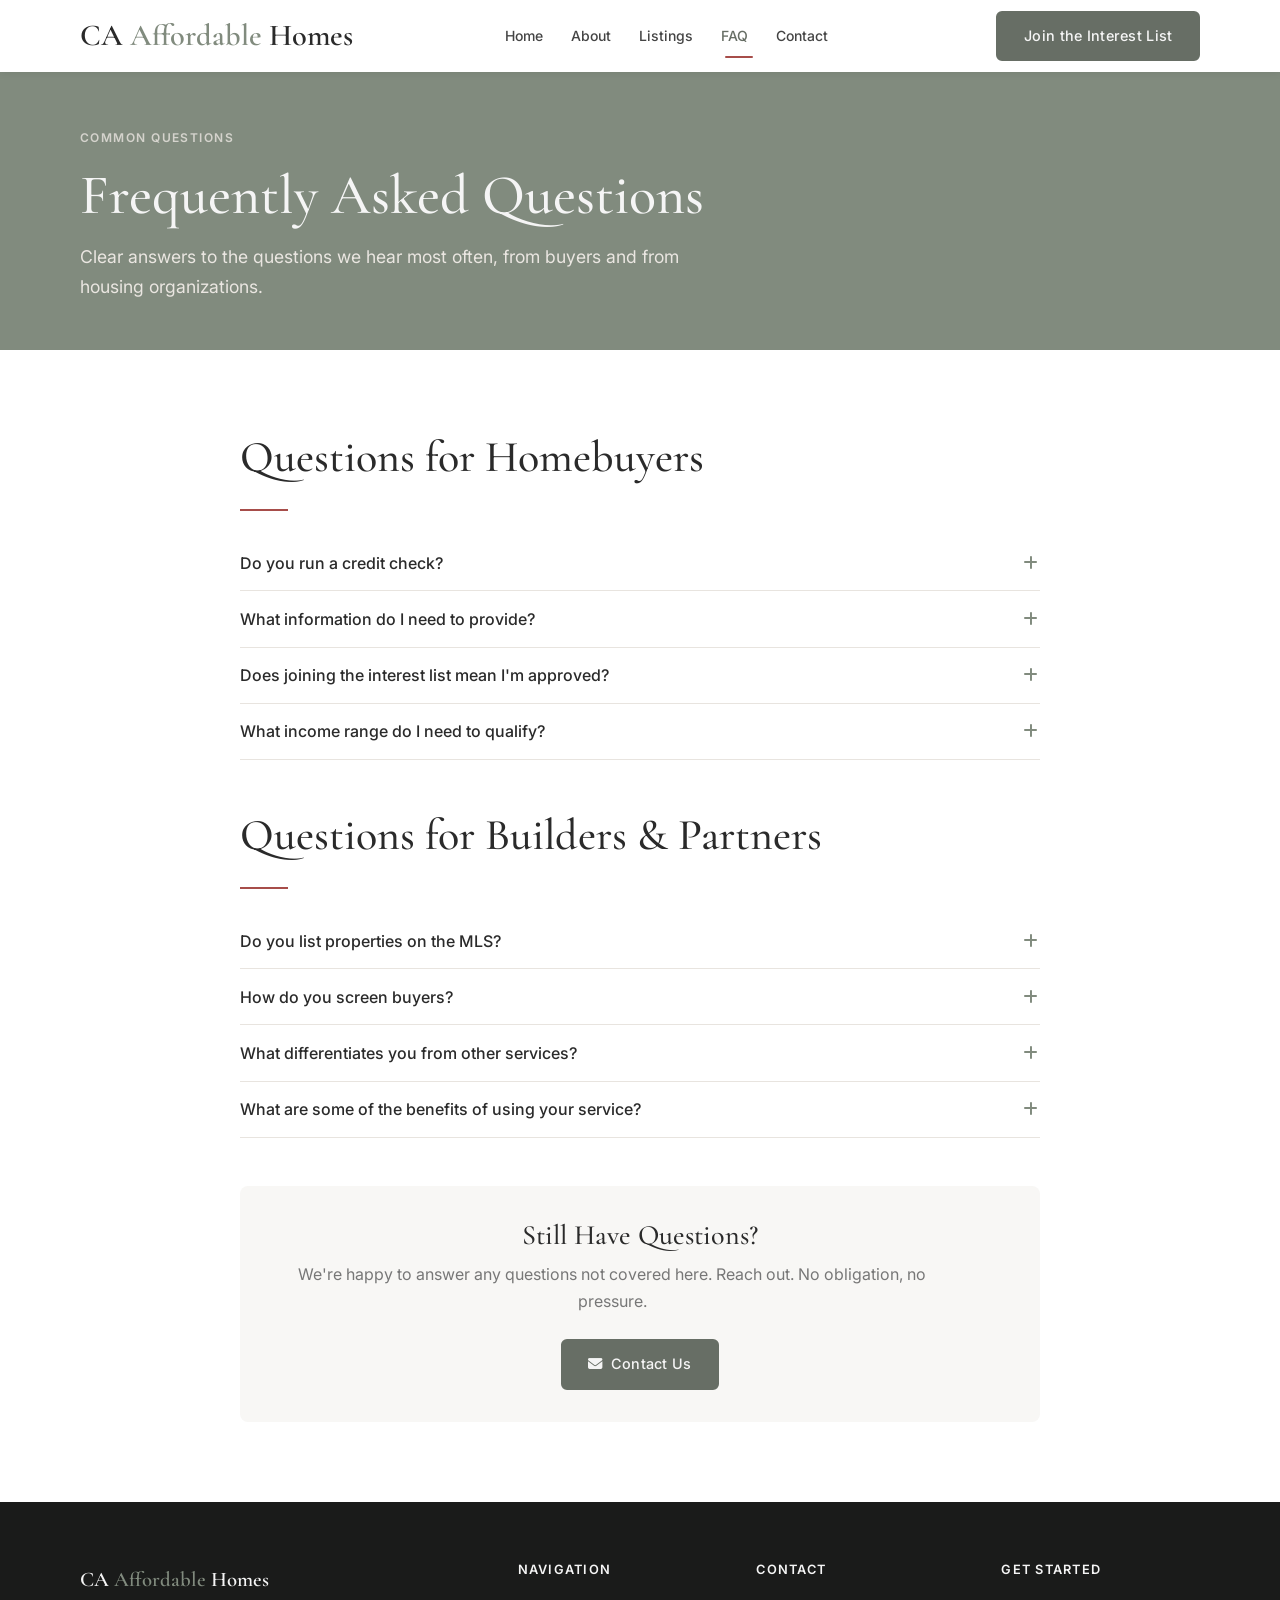
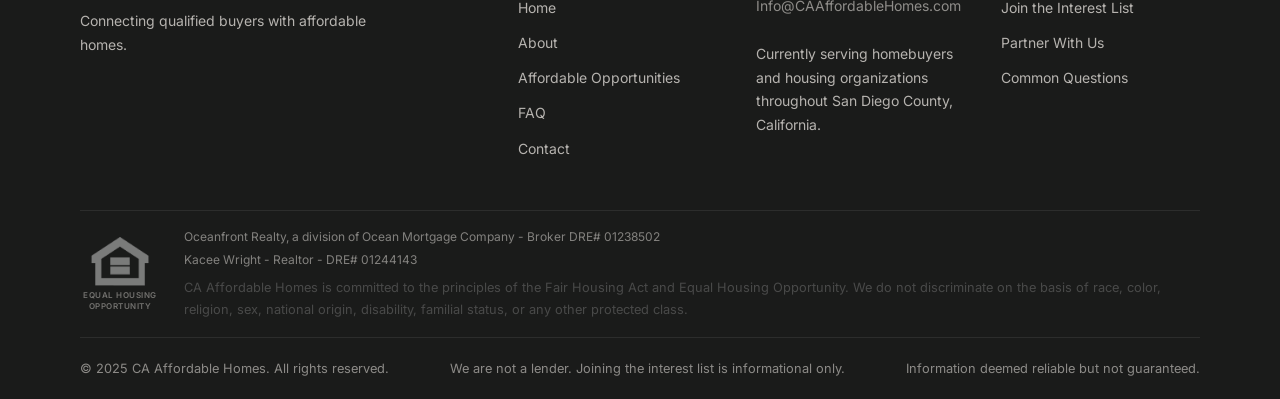
<file: faq.html>
<!DOCTYPE html>
<html lang="en">
<head>
  <meta charset="UTF-8">
  <meta name="viewport" content="width=device-width, initial-scale=1.0">
  <meta name="description" content="Frequently asked questions about CA Affordable Homes , answers for first-time buyers and affordable housing organizations.">
  <title>FAQ - CA Affordable Homes</title>
  <link rel="icon" type="image/svg+xml" href="favicon.svg">

  <!-- Google Fonts -->
  <link rel="preconnect" href="https://fonts.googleapis.com">
  <link rel="preconnect" href="https://fonts.gstatic.com" crossorigin>
  <link href="https://fonts.googleapis.com/css2?family=Cormorant+Garamond:ital,wght@0,400;0,500;0,600;1,400&family=Inter:wght@400;500;600&display=swap" rel="stylesheet">

  <!-- Font Awesome 6 Free -->
  <link rel="stylesheet" href="https://cdnjs.cloudflare.com/ajax/libs/font-awesome/6.5.0/css/all.min.css" integrity="sha512-Avb2QiuDEEvB4bZJYdft2mNjVShBftLdPG8FJ0V7irTLQ8Uo0qcPxh4Plq7G5tGm0rU+1SPhVotteLpBERwTkw==" crossorigin="anonymous" referrerpolicy="no-referrer">

  <!-- Stylesheet -->
  <link rel="stylesheet" href="css/styles.css">

  <!-- Google Analytics 4 – replace G-YKJBH603X5 with your Measurement ID -->
  <!-- Get it at: https://analytics.google.com → Admin → Data Streams → your stream → Measurement ID -->
  <script async src="https://www.googletagmanager.com/gtag/js?id=G-YKJBH603X5"></script>
  <script>
    window.dataLayer = window.dataLayer || [];
    function gtag(){dataLayer.push(arguments);}
    gtag('js', new Date());
    gtag('config', 'G-YKJBH603X5');
  </script>
</head>
<body>

  <!-- SECTION: Navigation -->
  <header>
    <nav class="site-nav" aria-label="Main navigation">
      <div class="nav-inner">
        <a href="index.html" class="nav-logo" aria-label="CA Affordable Homes - Home">
          CA <span>Affordable</span> Homes
        </a>
        <ul class="nav-links" role="list">
          <li><a href="index.html">Home</a></li>
          <li><a href="about.html">About</a></li>
          <li><a href="programs.html">Listings</a></li>
          <li><a href="faq.html">FAQ</a></li>
          <li><a href="contact.html">Contact</a></li>
        </ul>
        <a href="contact.html" class="btn btn-primary nav-cta">Join the Interest List</a>
        <button
          id="nav-hamburger"
          class="nav-hamburger"
          aria-expanded="false"
          aria-controls="nav-mobile"
          aria-label="Open navigation menu"
        >
          <span></span><span></span><span></span>
        </button>
      </div>
      <div id="nav-mobile" class="nav-mobile" role="dialog" aria-label="Mobile navigation">
        <ul role="list">
          <li><a href="index.html">Home</a></li>
          <li><a href="about.html">About</a></li>
          <li><a href="programs.html">Listings</a></li>
          <li><a href="faq.html">FAQ</a></li>
          <li><a href="contact.html">Contact</a></li>
        </ul>
        <a href="contact.html" class="btn btn-primary">Join the Interest List</a>
      </div>
    </nav>
  </header>

  <main>

    <!-- SECTION: Page Header -->
    <section class="page-header" aria-labelledby="page-title">
      <div class="container">
        <span class="section-label">Common Questions</span>
        <h1 id="page-title">Frequently Asked Questions</h1>
        <p>Clear answers to the questions we hear most often, from buyers and from housing organizations.</p>
      </div>
    </section>

    <!-- SECTION: FAQ Content -->
    <section class="section faq-section" aria-labelledby="faq-buyers-heading">
      <div class="container">
        <div style="max-width: 800px; margin: 0 auto;">

          <!-- Buyers FAQ Group -->
          <div class="faq-group">
            <h2 id="faq-buyers-heading">Questions for Homebuyers</h2>
            <hr class="accent-rule">

            <!-- FAQ Item 1 -->
            <div class="faq-item">
              <button
                class="faq-question"
                aria-expanded="false"
                aria-controls="faq-answer-1"
                id="faq-btn-1"
              >
                Do you run a credit check?
                <span class="faq-icon" aria-hidden="true">
                  <i class="fa-solid fa-plus"></i>
                </span>
              </button>
              <div
                class="faq-answer"
                id="faq-answer-1"
                role="region"
                aria-labelledby="faq-btn-1"
              >
                <div class="faq-answer-inner">
                  <strong>No.</strong> Joining our interest list does not involve a credit pull of any kind. We believe you should be able to understand your options and explore eligibility without anything being added to your credit report. Our process uses only the information you provide, which does not require you to share any confidential information or documentation.
                </div>
              </div>
            </div>

            <!-- FAQ Item 3 -->
            <div class="faq-item">
              <button
                class="faq-question"
                aria-expanded="false"
                aria-controls="faq-answer-3"
                id="faq-btn-3"
              >
                What information do I need to provide?
                <span class="faq-icon" aria-hidden="true">
                  <i class="fa-solid fa-plus"></i>
                </span>
              </button>
              <div
                class="faq-answer"
                id="faq-answer-3"
                role="region"
                aria-labelledby="faq-btn-3"
              >
                <div class="faq-answer-inner">
                  Just the basics, no sensitive documents required at this stage. We ask for:
                  <ul style="margin: 0.75rem 0 0 1.25rem; list-style: disc; display: flex; flex-direction: column; gap: 0.35rem;">
                    <li>Your total annual household income for all household members</li>
                    <li>Your household size</li>
                    <li>An estimate of your monthly debt obligations</li>
                    <li>The areas of San Diego (or surrounding regions) you are interested in</li>
                    <li>Estimated credit scores for all borrowers and spouses</li>
                    <li>Other program specific questions to determine pre-loan application eligibility.</li>
                  </ul>
                  <br>No tax returns, no bank statements, no Social Security numbers. That level of detail comes later, during a formal lender application.
                </div>
              </div>
            </div>

            <!-- FAQ Item 4 -->
            <div class="faq-item">
              <button
                class="faq-question"
                aria-expanded="false"
                aria-controls="faq-answer-4"
                id="faq-btn-4"
              >
                Does joining the interest list mean I'm approved?
                <span class="faq-icon" aria-hidden="true">
                  <i class="fa-solid fa-plus"></i>
                </span>
              </button>
              <div
                class="faq-answer"
                id="faq-answer-4"
                role="region"
                aria-labelledby="faq-btn-4"
              >
                <div class="faq-answer-inner">
                  <strong>No.</strong> Joining the interest list is informational. It gives you an honest estimate of your likely eligibility based on the information you provide. It is not a formal approval, pre-approval, or commitment of any kind. Final approval is determined by the appropriate lender and/or housing authority, after a complete formal application review.
                  <br><br>
                  Think of this as a first honest step, it helps you understand what's realistic before you invest more time.
                </div>
              </div>
            </div>

            <!-- FAQ Item 5 -->
            <div class="faq-item">
              <button
                class="faq-question"
                aria-expanded="false"
                aria-controls="faq-answer-5"
                id="faq-btn-5"
              >
                What income range do I need to qualify?
                <span class="faq-icon" aria-hidden="true">
                  <i class="fa-solid fa-plus"></i>
                </span>
              </button>
              <div
                class="faq-answer"
                id="faq-answer-5"
                role="region"
                aria-labelledby="faq-btn-5"
              >
                <div class="faq-answer-inner">
                  Most properties on our platform target buyers at 50–100% of the Area Median Income (AMI), though some programs extend to 120% AMI. The specific income limits vary by property, city, and program type.
                  <br><br>
                  AMI limits are set by the federal government and adjusted for household size. For example, a household of four has a higher dollar limit than a household of one. The listings on our platform each specify the AMI range they target.
                </div>
              </div>
            </div>

          </div><!-- end buyers group -->

          <!-- Partners FAQ Group -->
          <div class="faq-group">
            <h2 id="faq-partners-heading">Questions for Builders &amp; Partners</h2>
            <hr class="accent-rule">

            <!-- FAQ Item 7 -->
            <div class="faq-item">
              <button
                class="faq-question"
                aria-expanded="false"
                aria-controls="faq-answer-7"
                id="faq-btn-7"
              >
                Do you list properties on the MLS?
                <span class="faq-icon" aria-hidden="true">
                  <i class="fa-solid fa-plus"></i>
                </span>
              </button>
              <div
                class="faq-answer"
                id="faq-answer-7"
                role="region"
                aria-labelledby="faq-btn-7"
              >
                <div class="faq-answer-inner">
                  Yes, listing on the MLS is an option. We can also begin by reaching out privately to pre-screened buyers from our interest list before opening to the broader market. This is direct, one-to-one contact with income-qualified buyers who have already expressed interest.
                </div>
              </div>
            </div>

            <!-- FAQ Item 8 -->
            <div class="faq-item">
              <button
                class="faq-question"
                aria-expanded="false"
                aria-controls="faq-answer-8"
                id="faq-btn-8"
              >
                How do you screen buyers?
                <span class="faq-icon" aria-hidden="true">
                  <i class="fa-solid fa-plus"></i>
                </span>
              </button>
              <div
                class="faq-answer"
                id="faq-answer-8"
                role="region"
                aria-labelledby="faq-btn-8"
              >
                <div class="faq-answer-inner">
                  Our interest list intake process is structured around income, household size, estimated debt obligations, and general program guidelines. We collect this information through our intake forms and review it against the requirements of the specific property or program.
                  <br><br>
                  Buyers who meet the basic criteria are then referred to the approved lender to start their formal loan application. We do not perform formal underwriting. That responsibility remains with the appropriate lender and/or housing authority.
                </div>
              </div>
            </div>

            <!-- FAQ Item 9 -->
            <div class="faq-item">
              <button
                class="faq-question"
                aria-expanded="false"
                aria-controls="faq-answer-9"
                id="faq-btn-9"
              >
                What differentiates you from other services?
                <span class="faq-icon" aria-hidden="true">
                  <i class="fa-solid fa-plus"></i>
                </span>
              </button>
              <div
                class="faq-answer"
                id="faq-answer-9"
                role="region"
                aria-labelledby="faq-btn-9"
              >
                <div class="faq-answer-inner">
                  We are a sales and marketing partner with an extensive background in the affordable housing sector, who can help maximize exposure and maintain a strong sales pace for your property.
                </div>
              </div>
            </div>

            <!-- FAQ Item 10 -->
            <div class="faq-item">
              <button
                class="faq-question"
                aria-expanded="false"
                aria-controls="faq-answer-10"
                id="faq-btn-10"
              >
                What are some of the benefits of using your service?
                <span class="faq-icon" aria-hidden="true">
                  <i class="fa-solid fa-plus"></i>
                </span>
              </button>
              <div
                class="faq-answer"
                id="faq-answer-10"
                role="region"
                aria-labelledby="faq-btn-10"
              >
                <div class="faq-answer-inner">
                  We handle inquiries and vet buyers from our exclusive interest list, allowing your sales team to stay focused on market-priced buyers. Once a qualified buyer is identified, we connect them with the approved lender to begin the formal loan application. After securing lender and city pre-approval, we coordinate with your sales team to prepare the purchase agreement, open escrow, and manage all necessary documentation. We continue to support and track the transaction through close of escrow.
                </div>
              </div>
            </div>

          </div><!-- end partners group -->

          <!-- Still have questions CTA -->
          <div style="background: var(--color-light-bg); border-radius: 8px; padding: 2rem; text-align: center; margin-top: 1rem;">
            <h3 style="margin-bottom: 0.5rem;">Still Have Questions?</h3>
            <p style="color: var(--color-text-muted); margin-bottom: 1.5rem;">We're happy to answer any questions not covered here. Reach out. No obligation, no pressure.</p>
            <a href="contact.html" class="btn btn-primary">
              <i class="fa-solid fa-envelope" aria-hidden="true"></i>
              Contact Us
            </a>
          </div>

        </div>
      </div>
    </section>

  </main>

  <!-- SECTION: Footer -->
  <footer class="site-footer" aria-label="Site footer">
    <div class="container">
      <div class="footer-grid">
        <div class="footer-col">
          <a href="index.html" class="footer-logo">CA <span>Affordable</span> Homes</a>
          <p class="footer-tagline">Connecting qualified buyers with affordable homes.</p>        </div>
        <div class="footer-col">
          <h4>Navigation</h4>
          <ul class="footer-nav-links" role="list">
            <li><a href="index.html">Home</a></li>
            <li><a href="about.html">About</a></li>
            <li><a href="programs.html">Affordable Opportunities</a></li>
            <li><a href="faq.html">FAQ</a></li>
            <li><a href="contact.html">Contact</a></li>
          </ul>
        </div>
        <div class="footer-col footer-contact">
          <h4>Contact</h4>
          <p><a href="mailto:Info@CAAffordableHomes.com">Info@CAAffordableHomes.com</a></p>
          <div class="spacer--sm"></div>
          <p>Currently serving homebuyers and housing organizations throughout San Diego County, California.</p>
        </div>
        <div class="footer-col">
          <h4>Get Started</h4>
          <ul class="footer-nav-links" role="list">
            <li><a href="contact.html">Join the Interest List</a></li>
            <li><a href="contact.html#partner-form">Partner With Us</a></li>
            <li><a href="faq.html">Common Questions</a></li>
          </ul>
        </div>
      </div>
      <div class="footer-eho-row">
        <div class="footer-eho-logo-block">
          <img src="img/eho-logo.png" alt="Equal Housing Opportunity" class="footer-eho-img" width="60" height="60">
          <span class="footer-eho-label">Equal Housing<br>Opportunity</span>
        </div>
        <div class="footer-eho-text">
          <p>Oceanfront Realty, a division of Ocean Mortgage Company - Broker DRE# 01238502</p>
          <p>Kacee Wright - Realtor - DRE# 01244143</p>
          <p style="margin-top:0.4rem;font-size:0.8rem;color:var(--color-text-muted);">CA Affordable Homes is committed to the principles of the Fair Housing Act and Equal Housing Opportunity. We do not discriminate on the basis of race, color, religion, sex, national origin, disability, familial status, or any other protected class.</p>
        </div>
      </div>
      <div class="footer-bottom">
        <p>&copy; 2025 CA Affordable Homes. All rights reserved.</p>
        <p>We are not a lender. Joining the interest list is informational only.</p>
        <p>Information deemed reliable but not guaranteed.</p>
      </div>
    </div>
  </footer>

  <script src="js/main.js"></script>
</body>
</html>
</file>
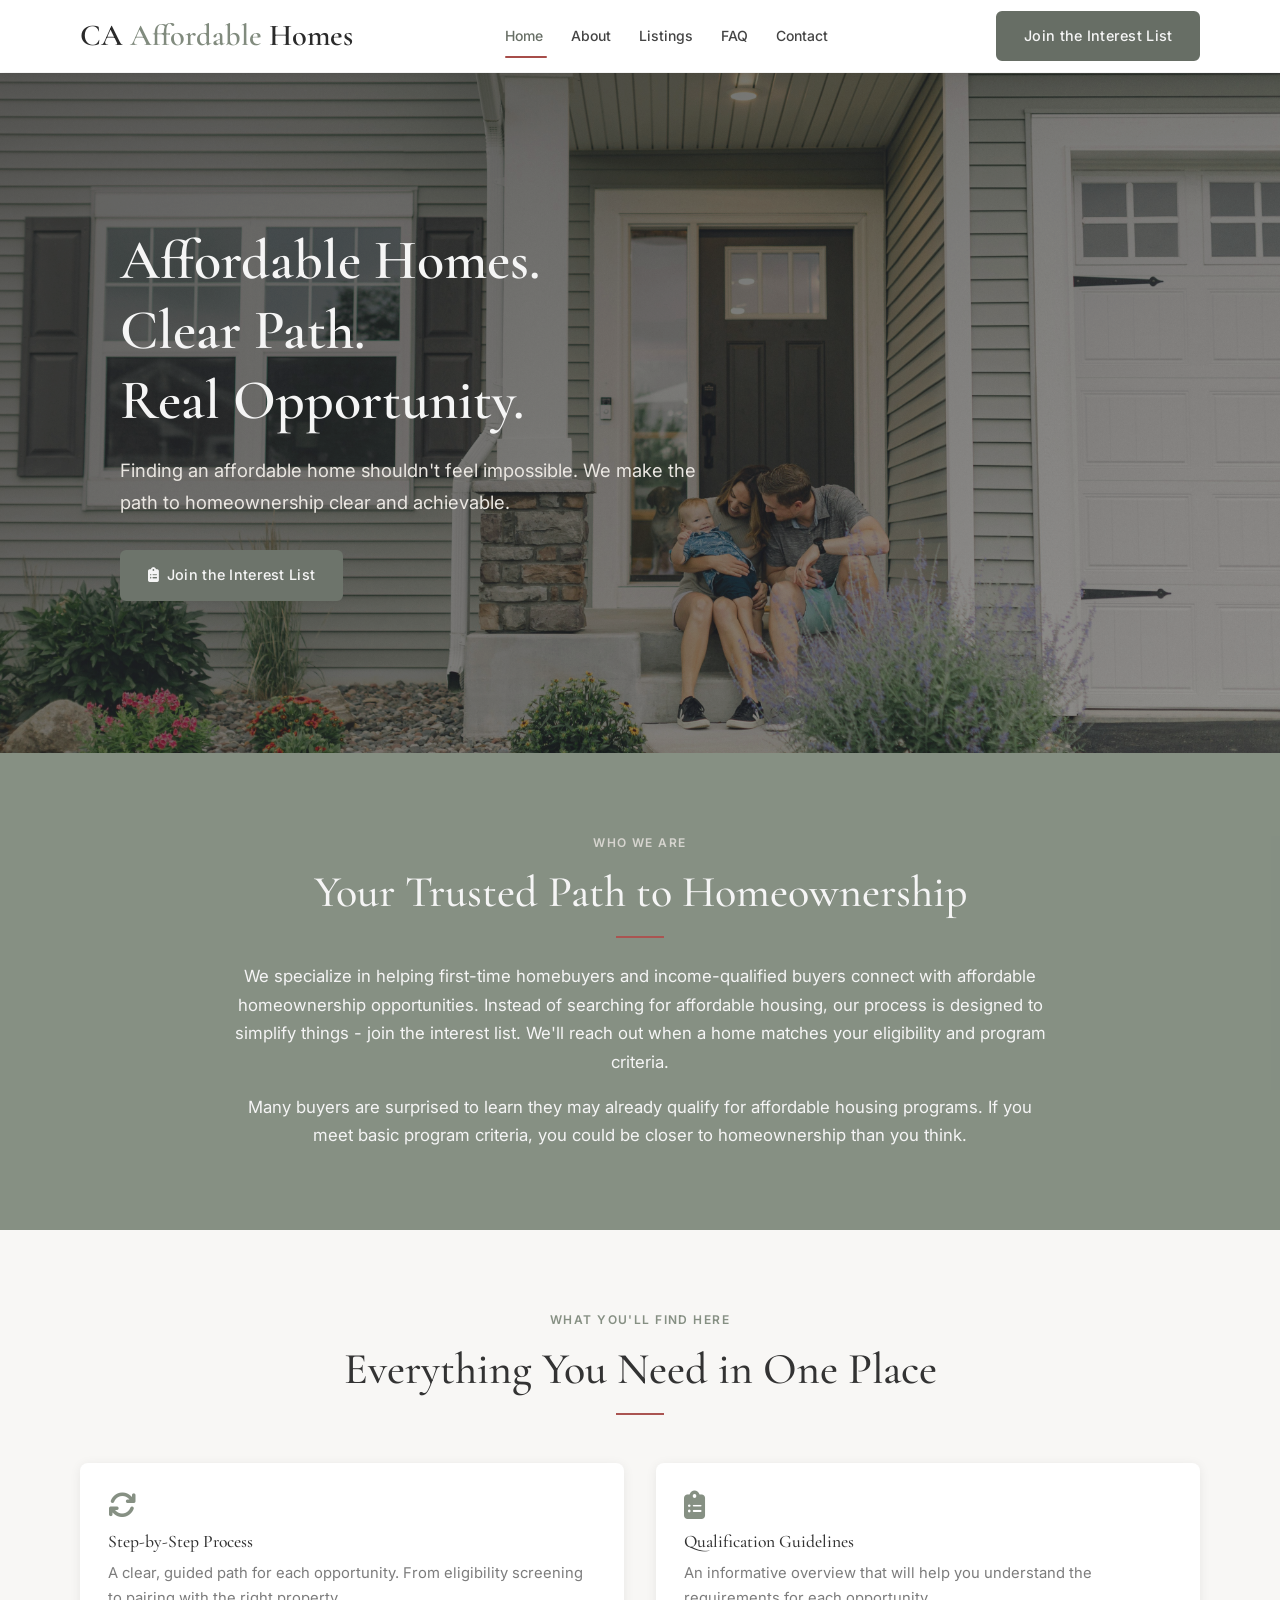
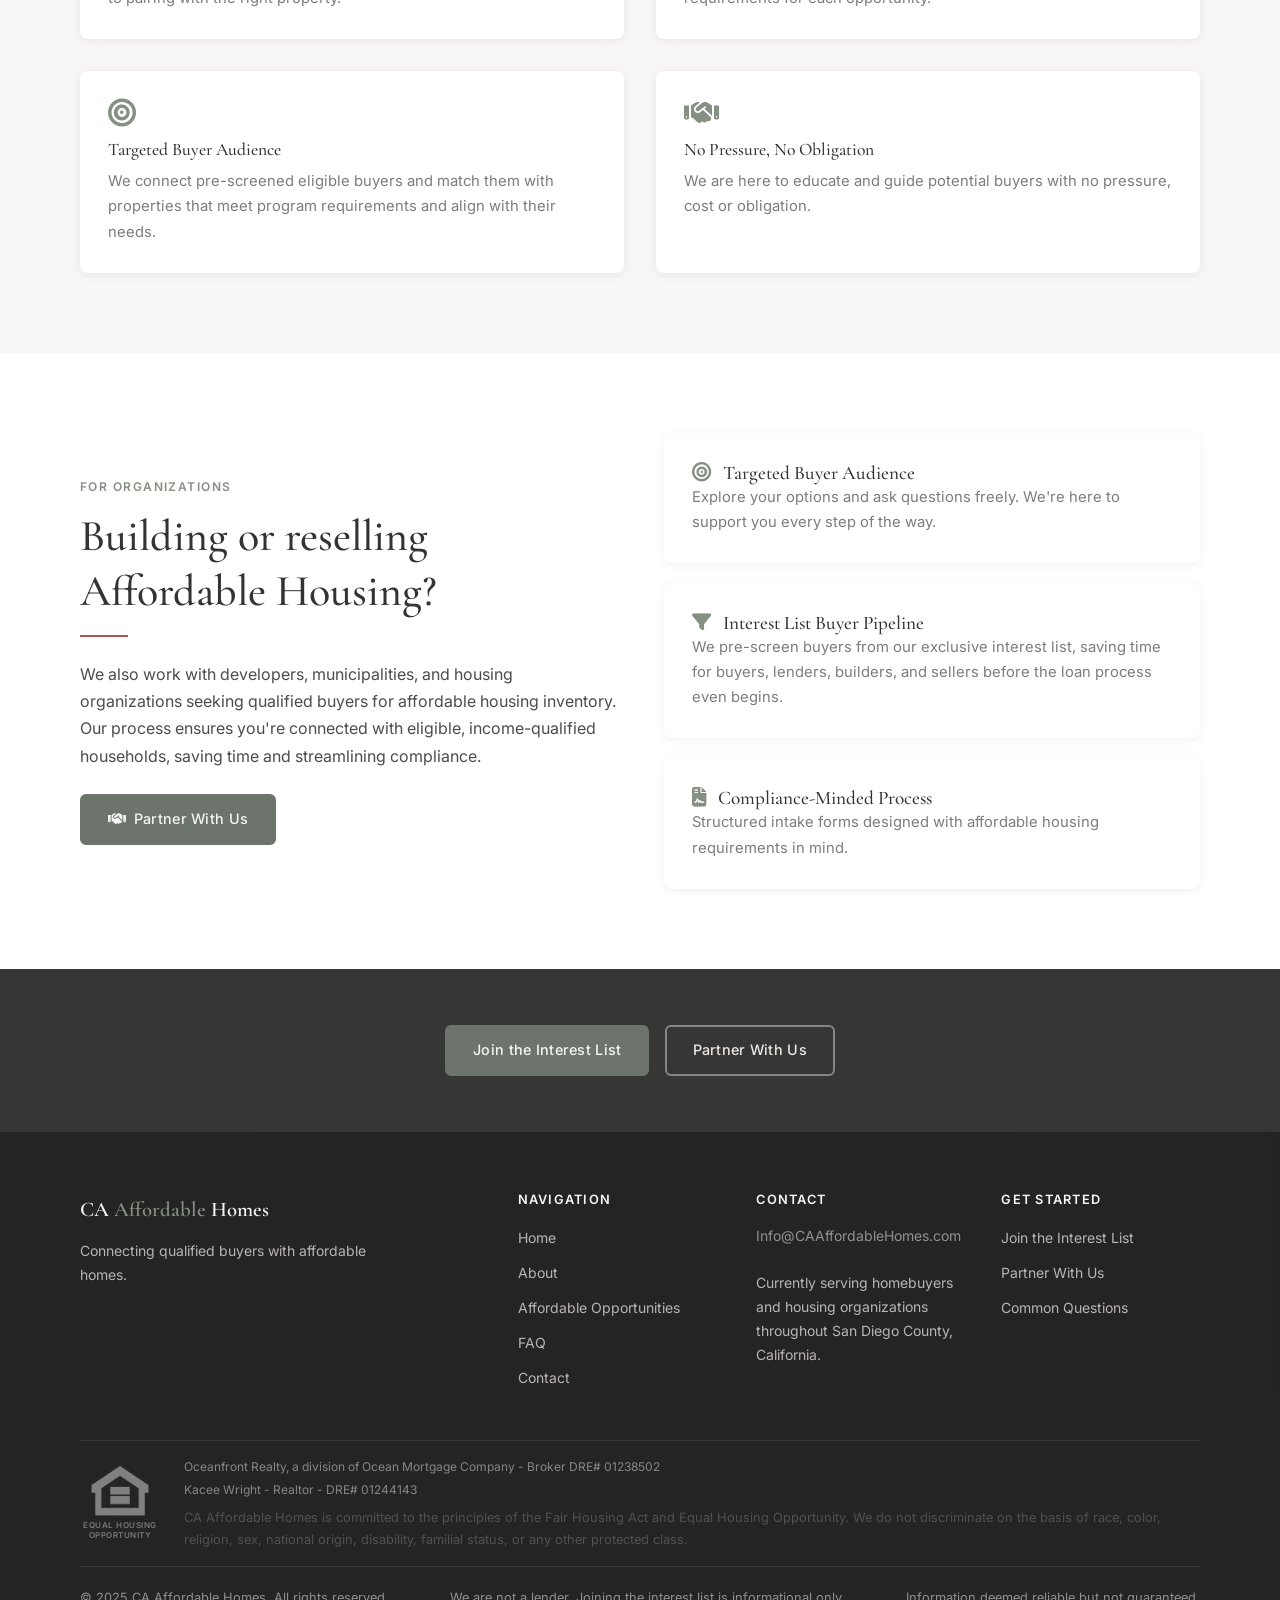
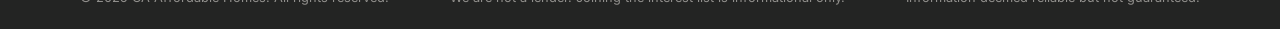
<file: homes.html>
<!DOCTYPE html>
<html lang="en">
<head>
  <meta charset="UTF-8">
  <meta name="viewport" content="width=device-width, initial-scale=1.0">
  <meta http-equiv="refresh" content="0; url=index.html">
  <meta name="robots" content="noindex">
  <title>CA Affordable Homes</title>
  <link rel="icon" type="image/svg+xml" href="favicon.svg">

  <!-- Google Fonts -->
  <link rel="preconnect" href="https://fonts.googleapis.com">
  <link rel="preconnect" href="https://fonts.gstatic.com" crossorigin>
  <link href="https://fonts.googleapis.com/css2?family=Cormorant+Garamond:ital,wght@0,400;0,500;0,600;1,400&family=Inter:wght@400;500;600&display=swap" rel="stylesheet">

  <!-- Font Awesome 6 Free -->
  <link rel="stylesheet" href="https://cdnjs.cloudflare.com/ajax/libs/font-awesome/6.5.0/css/all.min.css" integrity="sha512-Avb2QiuDEEvB4bZJYdft2mNjVShBftLdPG8FJ0V7irTLQ8Uo0qcPxh4Plq7G5tGm0rU+1SPhVotteLpBERwTkw==" crossorigin="anonymous" referrerpolicy="no-referrer">

  <!-- Stylesheet -->
  <link rel="stylesheet" href="css/styles.css">

  <!-- Google Analytics 4 – replace G-YKJBH603X5 with your Measurement ID -->
  <!-- Get it at: https://analytics.google.com → Admin → Data Streams → your stream → Measurement ID -->
  <script async src="https://www.googletagmanager.com/gtag/js?id=G-YKJBH603X5"></script>
  <script>
    window.dataLayer = window.dataLayer || [];
    function gtag(){dataLayer.push(arguments);}
    gtag('js', new Date());
    gtag('config', 'G-YKJBH603X5');
  </script>
</head>
<body>

  <!-- SECTION: Navigation -->
  <header>
    <nav class="site-nav" aria-label="Main navigation">
      <div class="nav-inner">
        <a href="index.html" class="nav-logo" aria-label="CA Affordable Homes - Home">
          CA <span>Affordable</span> Homes
        </a>
        <ul class="nav-links" role="list">
          <li><a href="index.html">Home</a></li>
          <li><a href="about.html">About</a></li>
          <li><a href="homes.html">Available Homes</a></li>
          <li><a href="faq.html">FAQ</a></li>
          <li><a href="contact.html">Contact</a></li>
        </ul>
        <a href="contact.html" class="btn btn-primary nav-cta">Join the Interest List</a>
        <button
          id="nav-hamburger"
          class="nav-hamburger"
          aria-expanded="false"
          aria-controls="nav-mobile"
          aria-label="Open navigation menu"
        >
          <span></span><span></span><span></span>
        </button>
      </div>
      <div id="nav-mobile" class="nav-mobile" role="dialog" aria-label="Mobile navigation">
        <ul role="list">
          <li><a href="index.html">Home</a></li>
          <li><a href="about.html">About</a></li>
          <li><a href="homes.html">Available Homes</a></li>
          <li><a href="faq.html">FAQ</a></li>
          <li><a href="contact.html">Contact</a></li>
        </ul>
        <a href="contact.html" class="btn btn-primary">Join the Interest List</a>
      </div>
    </nav>
  </header>

  <main>

    <!-- SECTION: Page Header -->
    <section class="page-header" aria-labelledby="page-title">
      <div class="container">
        <span class="section-label">Current Inventory</span>
        <h1 id="page-title">Available Properties</h1>
        <p>Listings are updated regularly.</p>
      </div>
    </section>

    <!-- SECTION: Listings Grid -->
    <section class="section" aria-labelledby="listings-heading">
      <div class="container">
        <div class="section-header" style="display: flex; justify-content: space-between; align-items: center; flex-wrap: wrap; gap: 1rem; margin-bottom: 2rem;">
          <div>
            <h2 id="listings-heading" style="font-size: 1.5rem; margin-bottom: 0.25rem;">Current Listings</h2>
            <p style="font-size: 0.9rem; color: var(--color-text-muted); margin: 0;">Properties showing <span style="color: #489063; font-weight: 600;">Available</span> and <span style="color: #888; font-weight: 600;">Coming Soon</span> status</p>
          </div>
          <div style="display: flex; gap: 0.5rem; align-items: center; font-size: 0.85rem; color: var(--color-text-muted);">
            <i class="fa-solid fa-circle-info" aria-hidden="true"></i>
            Listings refresh automatically from our database
          </div>
        </div>

        <!-- Listings are dynamically populated here by js/listings.js -->
        <div id="listings-grid" role="region" aria-label="Available property listings" aria-live="polite">
          <!-- Loading state shown by default via JS -->
        </div>
      </div>
    </section>

    <!-- SECTION: How It Works Strip -->
    <section class="section section--sage" aria-labelledby="how-heading">
      <div class="container">
        <div class="section-header text-center">
          <span class="section-label">Next Steps</span>
          <h2 id="how-heading">How the Process Works</h2>
          <hr class="accent-rule">
        </div>
        <div class="feature-grid feature-grid--3">
          <div class="feature-card" style="text-align: center;">
            <div style="display: flex; align-items: center; justify-content: center; width: 48px; height: 48px; border-radius: 50%; background: rgba(255,255,255,0.18); color: #f5f5f5; font-weight: 700; font-size: 1.1rem; margin: 0 auto 1rem; border: 2px solid rgba(255,255,255,0.45);">1</div>
            <h3>Browse Listings</h3>
            <p>Explore available and coming-soon properties and the program details for each home.</p>
          </div>
          <div class="feature-card" style="text-align: center;">
            <div style="display: flex; align-items: center; justify-content: center; width: 48px; height: 48px; border-radius: 50%; background: rgba(255,255,255,0.18); color: #f5f5f5; font-weight: 700; font-size: 1.1rem; margin: 0 auto 1rem; border: 2px solid rgba(255,255,255,0.45);">2</div>
            <h3>Join the Interest List</h3>
            <p>Fill out our contact form to join our free, no-obligation Interest List.</p>
          </div>
          <div class="feature-card" style="text-align: center;">
            <div style="display: flex; align-items: center; justify-content: center; width: 48px; height: 48px; border-radius: 50%; background: rgba(255,255,255,0.18); color: #f5f5f5; font-weight: 700; font-size: 1.1rem; margin: 0 auto 1rem; border: 2px solid rgba(255,255,255,0.45);">3</div>
            <h3>Get Your Results</h3>
            <p>We'll review your information and follow up with your eligibility status and next steps.</p>
          </div>
        </div>
      </div>
    </section>


  </main>

  <!-- SECTION: Footer -->
  <footer class="site-footer" aria-label="Site footer">
    <div class="container">
      <div class="footer-grid">
        <div class="footer-col">
          <a href="index.html" class="footer-logo">CA <span>Affordable</span> Homes</a>
          <p class="footer-tagline">Connecting qualified buyers with affordable homes.</p>        </div>
        <div class="footer-col">
          <h4>Navigation</h4>
          <ul class="footer-nav-links" role="list">
            <li><a href="index.html">Home</a></li>
            <li><a href="about.html">About</a></li>
            <li><a href="homes.html">Available Homes</a></li>
            <li><a href="faq.html">FAQ</a></li>
            <li><a href="contact.html">Contact</a></li>
          </ul>
        </div>
        <div class="footer-col footer-contact">
          <h4>Contact</h4>
          <p><a href="mailto:Info@CAAffordableHomes.com">Info@CAAffordableHomes.com</a></p>
          <div class="spacer--sm"></div>
          <p>Serving homebuyers and housing organizations throughout California.</p>
        </div>
        <div class="footer-col">
          <h4>Get Started</h4>
          <ul class="footer-nav-links" role="list">
            <li><a href="contact.html">Join the Interest List</a></li>
            <li><a href="homes.html">View Listings</a></li>
            <li><a href="contact.html#partner-form">Partner With Us</a></li>
            <li><a href="faq.html">Common Questions</a></li>
          </ul>
        </div>
      </div>
      <div class="footer-eho-row">
        <div class="footer-eho-logo-block">
          <img src="img/eho-logo.png" alt="Equal Housing Opportunity" class="footer-eho-img" width="60" height="60">
          <span class="footer-eho-label">Equal Housing<br>Opportunity</span>
        </div>
        <div class="footer-eho-text">
          <p>Oceanfront Realty, a division of Ocean Mortgage Company - Broker DRE# 01238502</p>
          <p>Kacee Wright - Realtor - DRE# 01244143</p>
        </div>
      </div>
      <div class="footer-bottom">
        <p>&copy; 2025 CA Affordable Homes. All rights reserved.</p>
        <p>We are not a lender. Joining the interest list is informational only.</p>
      </div>
    </div>
  </footer>

  <script src="js/main.js"></script>
  <script src="js/listings.js"></script>
</body>
</html>
</file>
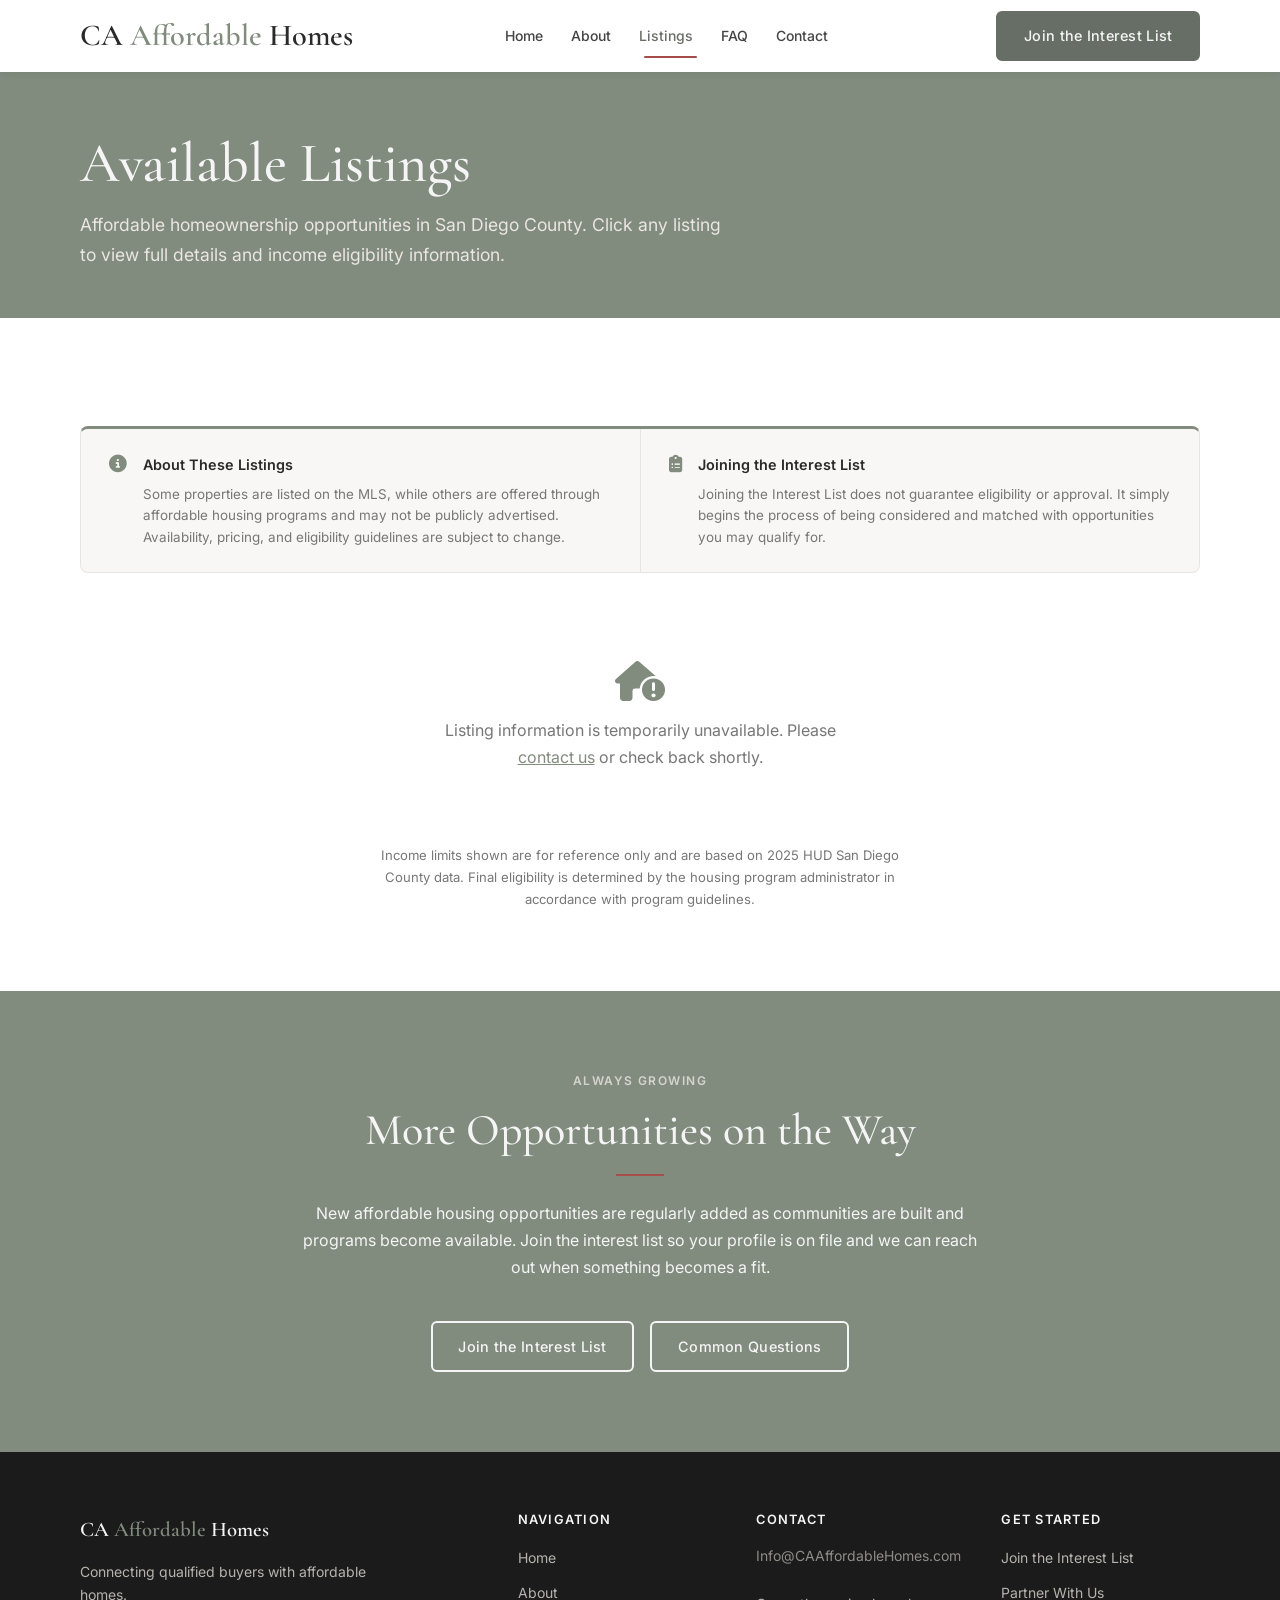
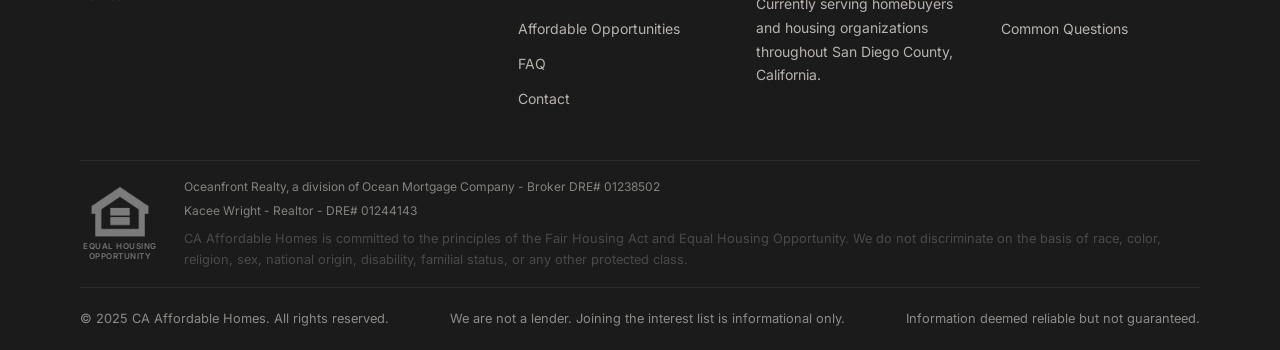
<file: programs.html>
<!DOCTYPE html>
<html lang="en">
<head>
  <meta charset="UTF-8">
  <meta name="viewport" content="width=device-width, initial-scale=1.0">
  <meta name="description" content="Browse available affordable housing listings in San Diego County. View eligibility criteria, AMI requirements, bedroom counts, and property details for each opportunity.">
  <title>Available Listings - CA Affordable Homes</title>
  <link rel="icon" type="image/svg+xml" href="favicon.svg">

  <!-- Google Fonts -->
  <link rel="preconnect" href="https://fonts.googleapis.com">
  <link rel="preconnect" href="https://fonts.gstatic.com" crossorigin>
  <link href="https://fonts.googleapis.com/css2?family=Cormorant+Garamond:ital,wght@0,400;0,500;0,600;1,400&family=Inter:wght@400;500;600&display=swap" rel="stylesheet">

  <!-- Font Awesome 6 Free -->
  <link rel="stylesheet" href="https://cdnjs.cloudflare.com/ajax/libs/font-awesome/6.5.0/css/all.min.css" integrity="sha512-Avb2QiuDEEvB4bZJYdft2mNjVShBftLdPG8FJ0V7irTLQ8Uo0qcPxh4Plq7G5tGm0rU+1SPhVotteLpBERwTkw==" crossorigin="anonymous" referrerpolicy="no-referrer">

  <!-- Stylesheet -->
  <link rel="stylesheet" href="css/styles.css">

  <!-- Google Analytics 4 – replace G-YKJBH603X5 with your Measurement ID -->
  <!-- Get it at: https://analytics.google.com → Admin → Data Streams → your stream → Measurement ID -->
  <script async src="https://www.googletagmanager.com/gtag/js?id=G-YKJBH603X5"></script>
  <script>
    window.dataLayer = window.dataLayer || [];
    function gtag(){dataLayer.push(arguments);}
    gtag('js', new Date());
    gtag('config', 'G-YKJBH603X5');
  </script>
</head>
<body>

  <!-- SECTION: Navigation -->
  <header>
    <nav class="site-nav" aria-label="Main navigation">
      <div class="nav-inner">
        <a href="index.html" class="nav-logo" aria-label="CA Affordable Homes - Home">
          CA <span>Affordable</span> Homes
        </a>
        <ul class="nav-links" role="list">
          <li><a href="index.html">Home</a></li>
          <li><a href="about.html">About</a></li>
          <li><a href="programs.html" aria-current="page">Listings</a></li>
          <li><a href="faq.html">FAQ</a></li>
          <li><a href="contact.html">Contact</a></li>
        </ul>
        <a href="contact.html" class="btn btn-primary nav-cta">Join the Interest List</a>
        <button
          id="nav-hamburger"
          class="nav-hamburger"
          aria-expanded="false"
          aria-controls="nav-mobile"
          aria-label="Open navigation menu"
        >
          <span></span><span></span><span></span>
        </button>
      </div>
      <div id="nav-mobile" class="nav-mobile" role="dialog" aria-label="Mobile navigation">
        <ul role="list">
          <li><a href="index.html">Home</a></li>
          <li><a href="about.html">About</a></li>
          <li><a href="programs.html">Listings</a></li>
          <li><a href="faq.html">FAQ</a></li>
          <li><a href="contact.html">Contact</a></li>
        </ul>
        <a href="contact.html" class="btn btn-primary">Join the Interest List</a>
      </div>
    </nav>
  </header>

  <main>

    <!-- SECTION: Page Header -->
    <section class="page-header" aria-labelledby="programs-heading">
      <div class="container">
        <h1 id="programs-heading">Available Listings</h1>
        <p>Affordable homeownership opportunities in San Diego County. Click any listing to view full details and income eligibility information.</p>
      </div>
    </section>

    <!-- SECTION: Listings Grid -->
    <section class="section" aria-label="Available listings">
      <div class="container">
        <div class="programs-context-box">
          <div class="programs-context-item">
            <i class="fa-solid fa-circle-info" aria-hidden="true"></i>
            <div>
              <strong>About These Listings</strong>
              <p>Some properties are listed on the MLS, while others are offered through affordable housing programs and may not be publicly advertised. Availability, pricing, and eligibility guidelines are subject to change.</p>
            </div>
          </div>
          <div class="programs-context-divider" aria-hidden="true"></div>
          <div class="programs-context-item">
            <i class="fa-solid fa-clipboard-list" aria-hidden="true"></i>
            <div>
              <strong>Joining the Interest List</strong>
              <p>Joining the Interest List does not guarantee eligibility or approval. It simply begins the process of being considered and matched with opportunities you may qualify for.</p>
            </div>
          </div>
        </div>


        <div class="programs-grid" id="programs-grid" role="list" aria-label="Available listings">
          <!-- Populated by js/programs.js -->
        </div>
        <p class="pc-eligibility-note" role="note">
          Income limits shown are for reference only and are based on 2025 HUD San Diego County data. Final eligibility is determined by the housing program administrator in accordance with program guidelines.
        </p>
      </div>
    </section>

    <!-- SECTION: More opportunities callout -->
    <section class="section section--sage" aria-label="More opportunities">
      <div class="container text-center">
        <span class="section-label">Always Growing</span>
        <h2>More Opportunities on the Way</h2>
        <hr class="accent-rule">
        <p>New affordable housing opportunities are regularly added as communities are built and programs become available. Join the interest list so your profile is on file and we can reach out when something becomes a fit.</p>
        <div class="spacer--sm"></div>
        <div class="btn-group" style="justify-content:center;">
          <a href="contact.html" class="btn btn-secondary">Join the Interest List</a>
          <a href="faq.html" class="btn btn-secondary">Common Questions</a>
        </div>
      </div>
    </section>

  </main>

  <!-- SECTION: Footer -->
  <footer class="site-footer" aria-label="Site footer">
    <div class="container">
      <div class="footer-grid">
        <div class="footer-col">
          <a href="index.html" class="footer-logo">CA <span>Affordable</span> Homes</a>
          <p class="footer-tagline">Connecting qualified buyers with affordable homes.</p>        </div>
        <div class="footer-col">
          <h4>Navigation</h4>
          <ul class="footer-nav-links" role="list">
            <li><a href="index.html">Home</a></li>
            <li><a href="about.html">About</a></li>
            <li><a href="programs.html">Affordable Opportunities</a></li>
            <li><a href="faq.html">FAQ</a></li>
            <li><a href="contact.html">Contact</a></li>
          </ul>
        </div>
        <div class="footer-col footer-contact">
          <h4>Contact</h4>
          <p><a href="mailto:Info@CAAffordableHomes.com">Info@CAAffordableHomes.com</a></p>
          <div class="spacer--sm"></div>
          <p>Currently serving homebuyers and housing organizations throughout San Diego County, California.</p>
        </div>
        <div class="footer-col">
          <h4>Get Started</h4>
          <ul class="footer-nav-links" role="list">
            <li><a href="contact.html">Join the Interest List</a></li>
            <li><a href="contact.html#partner-form">Partner With Us</a></li>
            <li><a href="faq.html">Common Questions</a></li>
          </ul>
        </div>
      </div>
      <div class="footer-eho-row">
        <div class="footer-eho-logo-block">
          <img src="img/eho-logo.png" alt="Equal Housing Opportunity" class="footer-eho-img" width="60" height="60">
          <span class="footer-eho-label">Equal Housing<br>Opportunity</span>
        </div>
        <div class="footer-eho-text">
          <p>Oceanfront Realty, a division of Ocean Mortgage Company - Broker DRE# 01238502</p>
          <p>Kacee Wright - Realtor - DRE# 01244143</p>
          <p style="margin-top:0.4rem;font-size:0.8rem;color:var(--color-text-muted);">CA Affordable Homes is committed to the principles of the Fair Housing Act and Equal Housing Opportunity. We do not discriminate on the basis of race, color, religion, sex, national origin, disability, familial status, or any other protected class.</p>
        </div>
      </div>
      <div class="footer-bottom">
        <p>&copy; 2025 CA Affordable Homes. All rights reserved.</p>
        <p>We are not a lender. Joining the interest list is informational only.</p>
        <p>Information deemed reliable but not guaranteed.</p>
      </div>
    </div>
  </footer>

  <script src="js/main.js"></script>
  <script src="js/programs.js"></script>
</body>
</html>
</file>
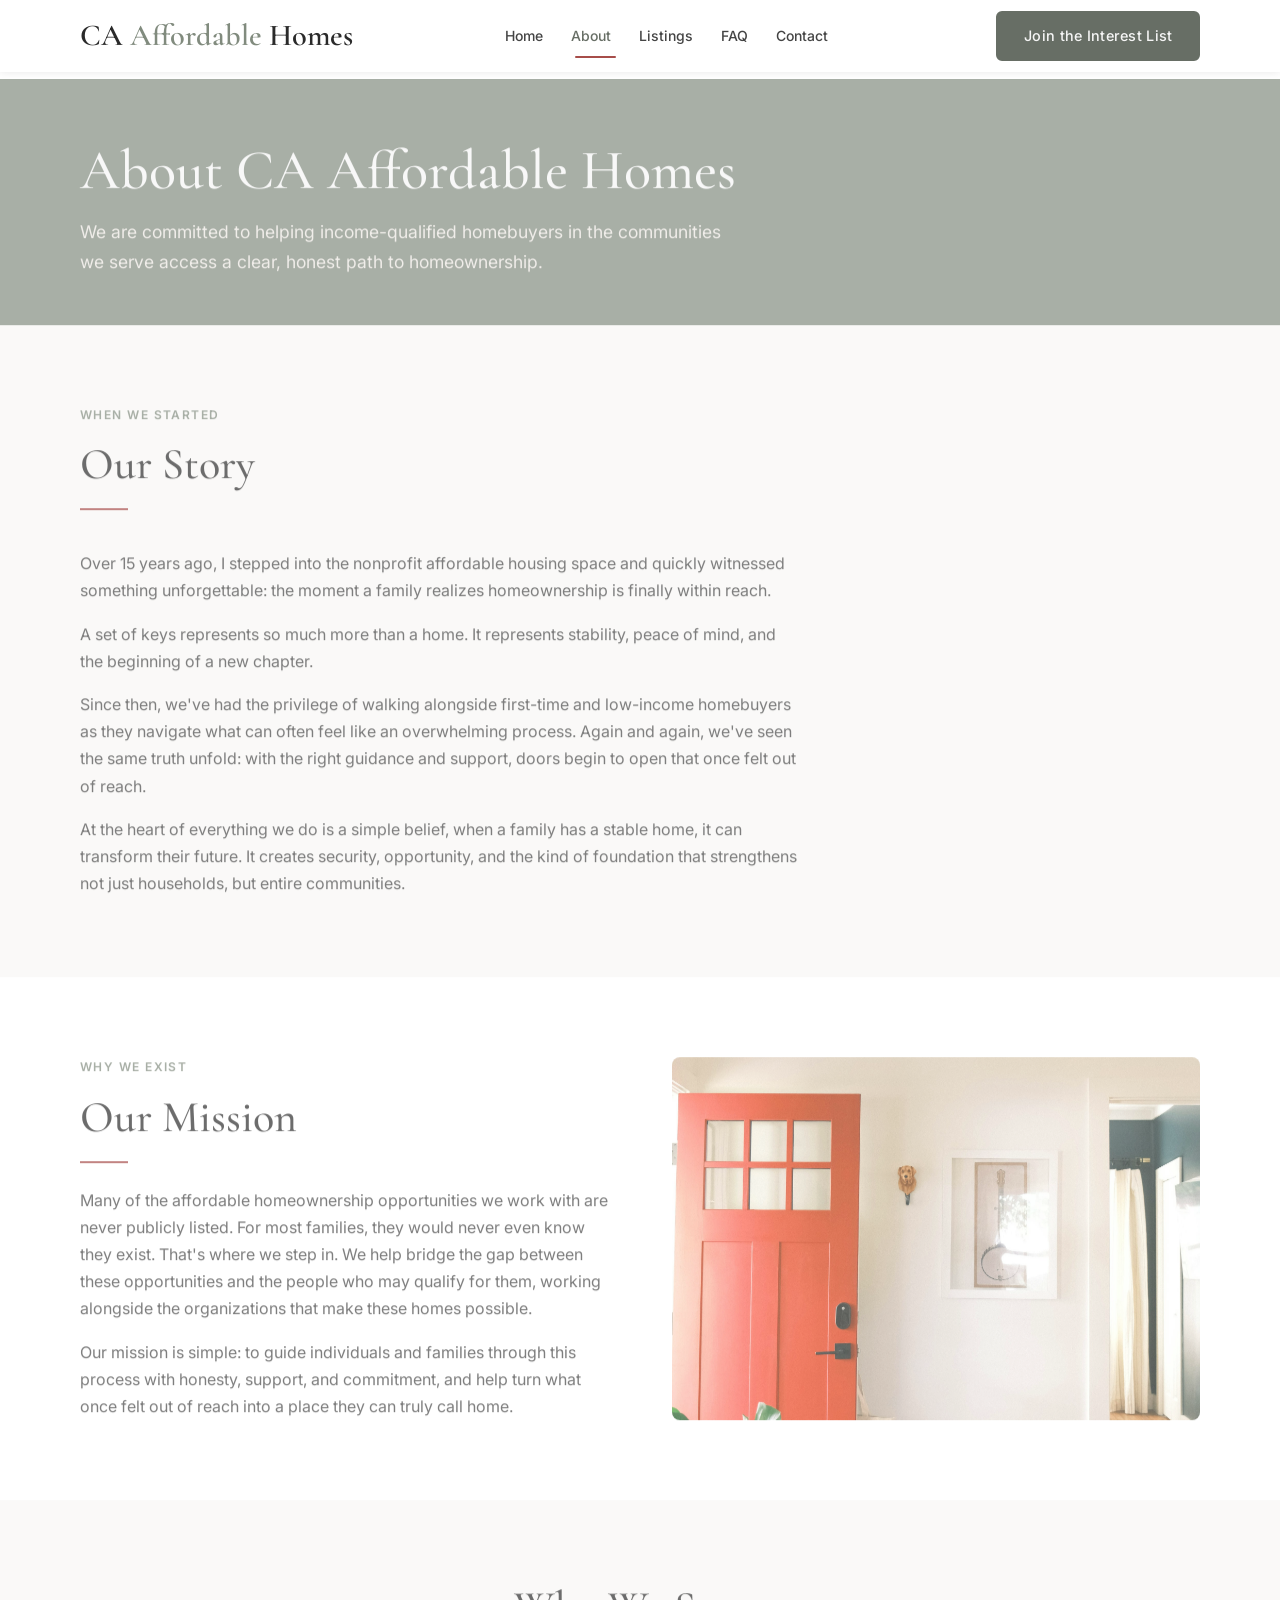
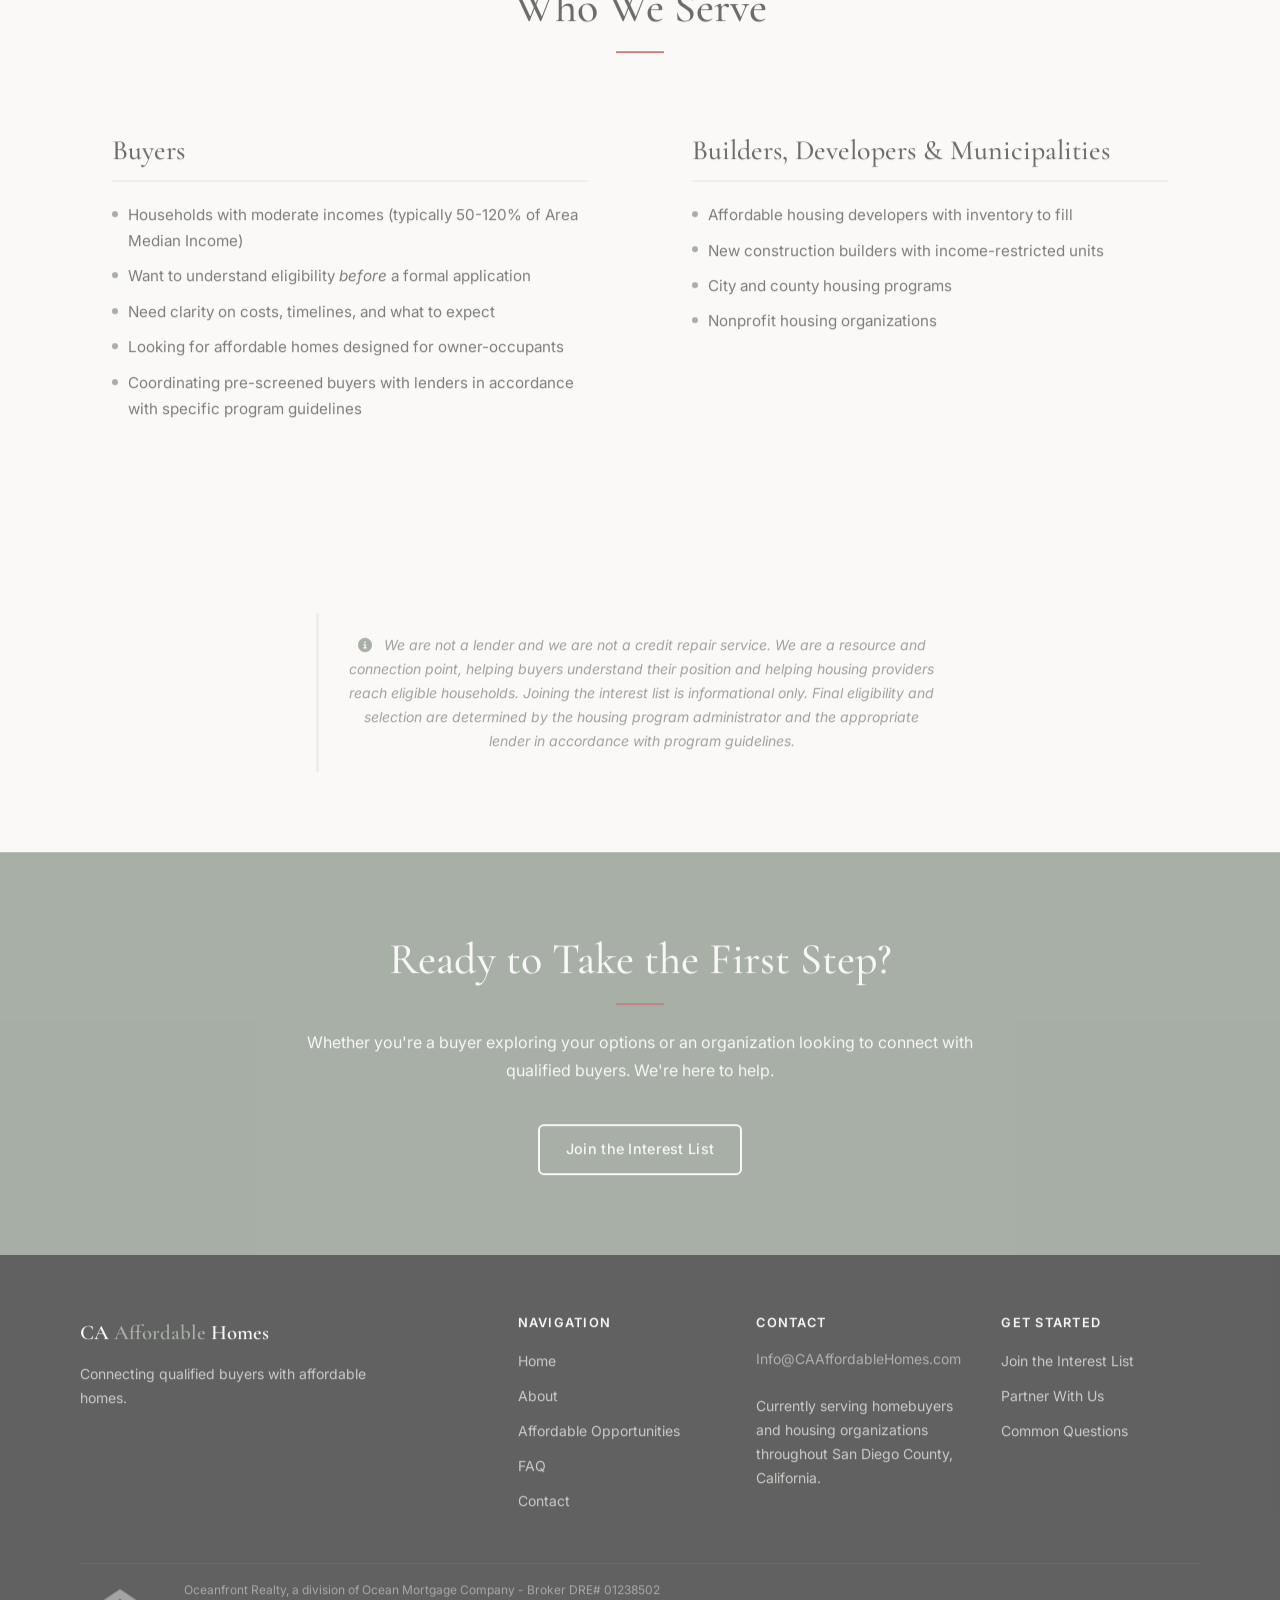
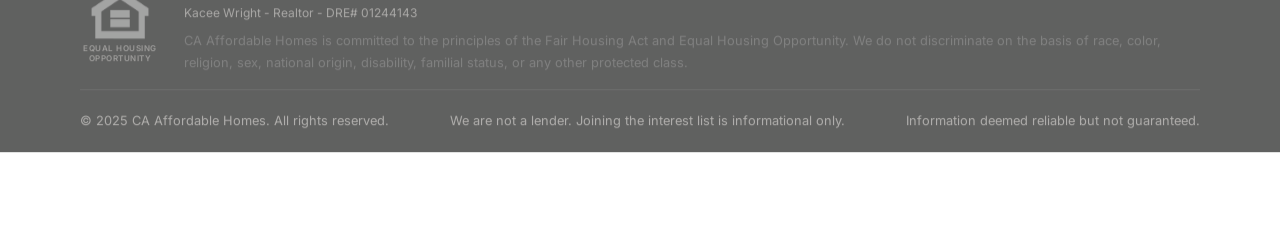
<file: services.html>
<!DOCTYPE html>
<html lang="en">
<head>
  <meta charset="UTF-8">
  <meta name="robots" content="noindex, nofollow">
  <meta http-equiv="refresh" content="0; url=about.html">
  <link rel="canonical" href="https://caaffordablehomes.com/about.html">
  <title>Redirecting - CA Affordable Homes</title>
</head>
<body>
  <p>This page has moved. <a href="about.html">Continue to About</a>.</p>
</body>
</html>
</file>
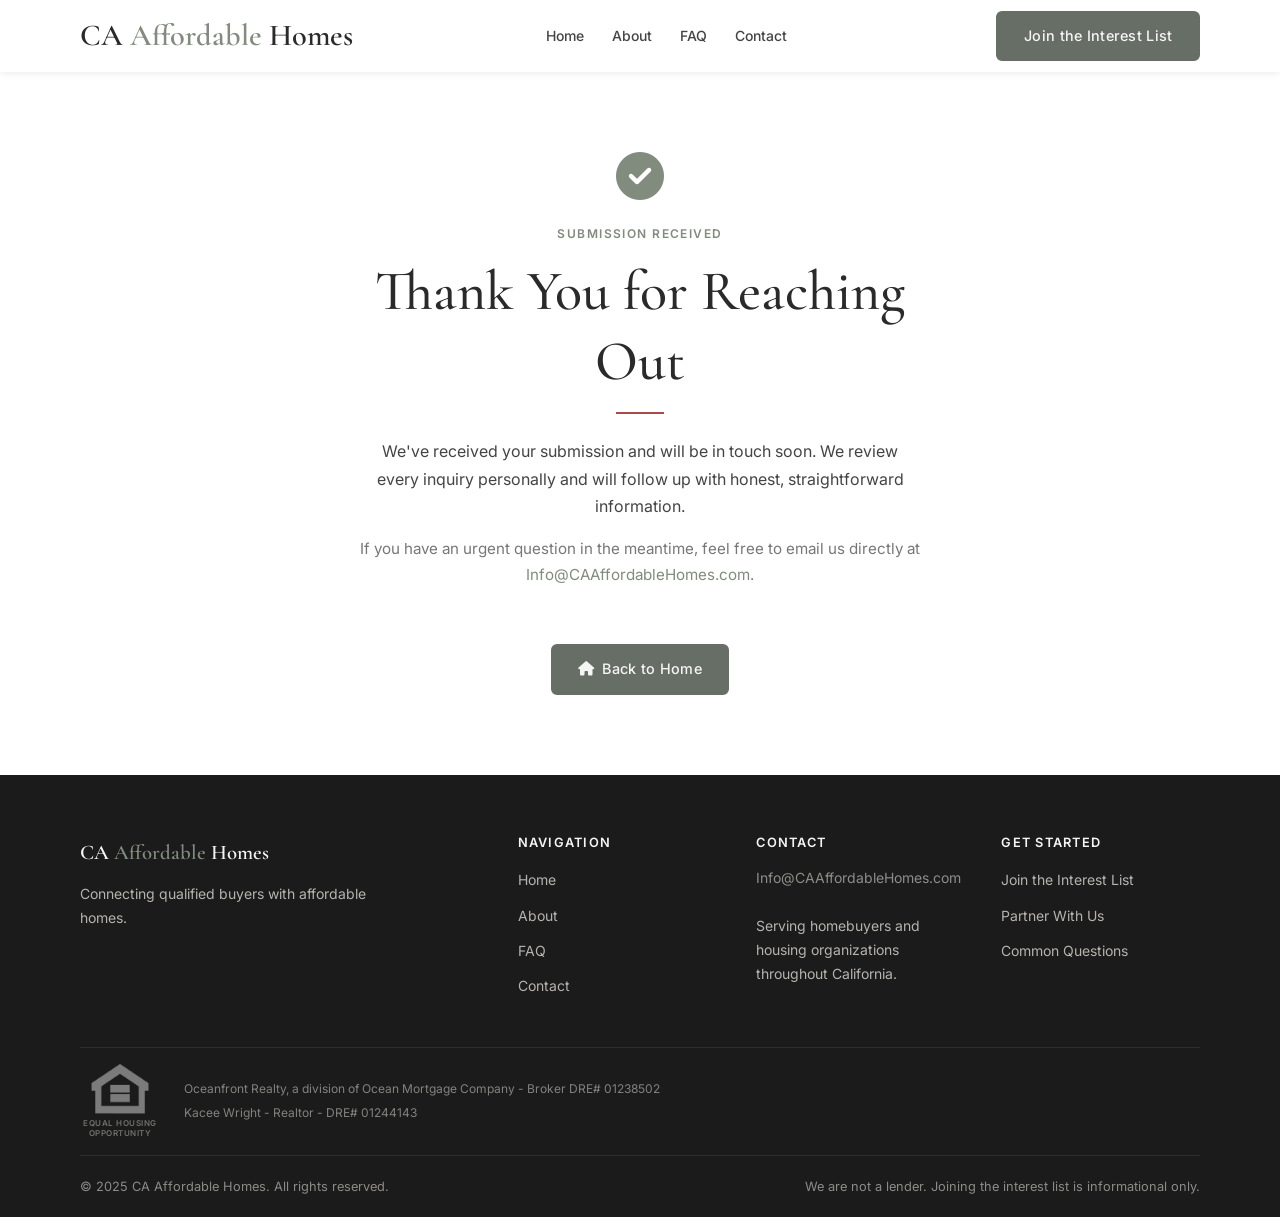
<file: thankyou.html>
<!DOCTYPE html>
<html lang="en">
<head>
  <meta charset="UTF-8">
  <meta name="viewport" content="width=device-width, initial-scale=1.0">
  <meta name="robots" content="noindex">
  <title>Thank You - CA Affordable Homes</title>
  <link rel="icon" type="image/svg+xml" href="favicon.svg">

  <!-- Google Fonts -->
  <link rel="preconnect" href="https://fonts.googleapis.com">
  <link rel="preconnect" href="https://fonts.gstatic.com" crossorigin>
  <link href="https://fonts.googleapis.com/css2?family=Cormorant+Garamond:ital,wght@0,400;0,500;0,600;1,400&family=Inter:wght@400;500;600&display=swap" rel="stylesheet">

  <!-- Font Awesome 6 Free -->
  <link rel="stylesheet" href="https://cdnjs.cloudflare.com/ajax/libs/font-awesome/6.5.0/css/all.min.css" integrity="sha512-Avb2QiuDEEvB4bZJYdft2mNjVShBftLdPG8FJ0V7irTLQ8Uo0qcPxh4Plq7G5tGm0rU+1SPhVotteLpBERwTkw==" crossorigin="anonymous" referrerpolicy="no-referrer">

  <!-- Stylesheet -->
  <link rel="stylesheet" href="css/styles.css">

  <!-- Google Analytics 4 – replace G-YKJBH603X5 with your Measurement ID -->
  <!-- Get it at: https://analytics.google.com → Admin → Data Streams → your stream → Measurement ID -->
  <script async src="https://www.googletagmanager.com/gtag/js?id=G-YKJBH603X5"></script>
  <script>
    window.dataLayer = window.dataLayer || [];
    function gtag(){dataLayer.push(arguments);}
    gtag('js', new Date());
    gtag('config', 'G-YKJBH603X5');
  </script>
</head>
<body>

  <!-- SECTION: Navigation -->
  <header>
    <nav class="site-nav" aria-label="Main navigation">
      <div class="nav-inner">
        <a href="index.html" class="nav-logo" aria-label="CA Affordable Homes - Home">
          CA <span>Affordable</span> Homes
        </a>
        <ul class="nav-links" role="list">
          <li><a href="index.html">Home</a></li>
          <li><a href="about.html">About</a></li>
          <li><a href="faq.html">FAQ</a></li>
          <li><a href="contact.html">Contact</a></li>
        </ul>
        <a href="contact.html" class="btn btn-primary nav-cta">Join the Interest List</a>
        <button
          id="nav-hamburger"
          class="nav-hamburger"
          aria-expanded="false"
          aria-controls="nav-mobile"
          aria-label="Open navigation menu"
        >
          <span></span><span></span><span></span>
        </button>
      </div>
      <div id="nav-mobile" class="nav-mobile" role="dialog" aria-label="Mobile navigation">
        <ul role="list">
          <li><a href="index.html">Home</a></li>
          <li><a href="about.html">About</a></li>
          <li><a href="faq.html">FAQ</a></li>
          <li><a href="contact.html">Contact</a></li>
        </ul>
        <a href="contact.html" class="btn btn-primary">Join the Interest List</a>
      </div>
    </nav>
  </header>

  <main>

    <section class="section" aria-labelledby="thankyou-heading" style="padding-top: 5rem; padding-bottom: 5rem;">
      <div class="container text-center" style="max-width: 640px;">
        <i class="fa-solid fa-circle-check" style="font-size: 3rem; color: var(--color-sage); margin-bottom: 1.5rem; display: block;" aria-hidden="true"></i>
        <span class="section-label">Submission Received</span>
        <h1 id="thankyou-heading">Thank You for Reaching Out</h1>
        <hr class="accent-rule">
        <p>We've received your submission and will be in touch soon. We review every inquiry personally and will follow up with honest, straightforward information.</p>
        <p style="color: var(--color-text-muted); font-size: 0.95rem;">If you have an urgent question in the meantime, feel free to email us directly at <a href="mailto:Info@CAAffordableHomes.com">Info@CAAffordableHomes.com</a>.</p>
        <div class="spacer--md"></div>
        <div class="btn-group" style="justify-content: center;">
          <a href="index.html" class="btn btn-primary">
            <i class="fa-solid fa-house" aria-hidden="true"></i>
            Back to Home
          </a>

        </div>
      </div>
    </section>

  </main>

  <!-- SECTION: Footer -->
  <footer class="site-footer" aria-label="Site footer">
    <div class="container">
      <div class="footer-grid">
        <div class="footer-col">
          <a href="index.html" class="footer-logo">CA <span>Affordable</span> Homes</a>
          <p class="footer-tagline">Connecting qualified buyers with affordable homes.</p>        </div>
        <div class="footer-col">
          <h4>Navigation</h4>
          <ul class="footer-nav-links" role="list">
            <li><a href="index.html">Home</a></li>
            <li><a href="about.html">About</a></li>
            <li><a href="faq.html">FAQ</a></li>
            <li><a href="contact.html">Contact</a></li>
          </ul>
        </div>
        <div class="footer-col footer-contact">
          <h4>Contact</h4>
          <p><a href="mailto:Info@CAAffordableHomes.com">Info@CAAffordableHomes.com</a></p>
          <div class="spacer--sm"></div>
          <p>Serving homebuyers and housing organizations throughout California.</p>
        </div>
        <div class="footer-col">
          <h4>Get Started</h4>
          <ul class="footer-nav-links" role="list">
            <li><a href="contact.html">Join the Interest List</a></li>
            <li><a href="contact.html#partner-form">Partner With Us</a></li>
            <li><a href="faq.html">Common Questions</a></li>
          </ul>
        </div>
      </div>
      <div class="footer-eho-row">
        <div class="footer-eho-logo-block">
          <img src="img/eho-logo.png" alt="Equal Housing Opportunity" class="footer-eho-img" width="60" height="60">
          <span class="footer-eho-label">Equal Housing<br>Opportunity</span>
        </div>
        <div class="footer-eho-text">
          <p>Oceanfront Realty, a division of Ocean Mortgage Company - Broker DRE# 01238502</p>
          <p>Kacee Wright - Realtor - DRE# 01244143</p>
        </div>
      </div>
      <div class="footer-bottom">
        <p>&copy; 2025 CA Affordable Homes. All rights reserved.</p>
        <p>We are not a lender. Joining the interest list is informational only.</p>
      </div>
    </div>
  </footer>

  <script src="js/main.js"></script>
</body>
</html>
</file>
<file: css/styles.css>
/* =========================================================
   CA Affordable Homes — Main Stylesheet
   Mobile-first, responsive, clean Squarespace-inspired
   ========================================================= */

/* ---------------------------------------------------------
   SECTION: CSS Variables
   --------------------------------------------------------- */
:root {
  /* Brand Colors */
  --color-text-primary: #f5f5f5;
  --color-text-secondary: #eae6e1;
  --color-accent: #a74d4a;
  --color-sage: #818b7e;
  --color-sage-dark: #6b7469;
  /* Dedicated button colors — darker than display sage for 4.5:1 contrast with #f5f5f5 */
  --color-sage-btn: #676e65;
  --color-sage-btn-hover: #555c53;
  --color-footer-bg: #1a1b1a;

  /* Page Colors */
  --color-white: #ffffff;
  --color-light-bg: #f8f7f5;
  --color-text-dark: #2a2a2a;
  --color-text-body: #444444;
  --color-text-muted: #777777;
  --color-border-light: #e8e4df;

  /* Typography */
  --font-heading: 'Cormorant Garamond', Georgia, serif;
  --font-body: 'Inter', system-ui, sans-serif;

  /* Shadows & Radii */
  --shadow-card: 0 2px 12px rgba(0, 0, 0, 0.07);
  --shadow-nav: 0 1px 8px rgba(0, 0, 0, 0.08);
  --radius-card: 8px;
  --radius-btn: 6px;

  /* Spacing */
  --section-py: 48px;
  --max-width: 1200px;
  --nav-height: 72px;
}

@media (min-width: 768px) {
  :root {
    --section-py: 80px;
  }
}

/* ---------------------------------------------------------
   SECTION: Reset & Base
   --------------------------------------------------------- */
*, *::before, *::after {
  box-sizing: border-box;
  margin: 0;
  padding: 0;
}

/* Enforce the HTML hidden attribute even when display is set by another rule */
[hidden] { display: none !important; }

html {
  scroll-behavior: smooth;
  font-size: 16px;
}

@keyframes page-enter {
  from {
    opacity: 0.4;
    transform: translateY(14px);
  }
  to {
    opacity: 1;
    transform: translateY(0);
  }
}

body {
  font-family: var(--font-body);
  color: var(--color-text-body);
  background: var(--color-white);
  line-height: 1.7;
  -webkit-font-smoothing: antialiased;
}

main,
.site-footer {
  animation: page-enter 0.4s ease-out both;
}

img {
  max-width: 100%;
  height: auto;
  display: block;
}

a {
  color: var(--color-sage);
  text-decoration: none;
  transition: color 0.2s ease;
}

a:hover {
  color: var(--color-sage-dark);
}

ul {
  list-style: none;
}

/* ---------------------------------------------------------
   SECTION: Typography
   --------------------------------------------------------- */
h1, h2, h3, h4, h5, h6 {
  font-family: var(--font-heading);
  color: var(--color-text-dark);
  line-height: 1.25;
  font-weight: 500;
}

h1 { font-size: clamp(2.2rem, 5vw, 3.5rem); }
h2 { font-size: clamp(1.8rem, 3.5vw, 2.75rem); }
h3 { font-size: clamp(1.3rem, 2.5vw, 1.75rem); }
h4 { font-size: 1.2rem; }

p {
  max-width: 68ch;
  margin-bottom: 1rem;
}

p:last-child {
  margin-bottom: 0;
}

.section-label {
  display: block;
  font-family: var(--font-body);
  font-size: 0.75rem;
  font-weight: 600;
  letter-spacing: 0.12em;
  text-transform: uppercase;
  color: var(--color-sage);
  margin-bottom: 0.75rem;
}

/* ---------------------------------------------------------
   SECTION: Layout Utilities
   --------------------------------------------------------- */
.container {
  width: 100%;
  max-width: var(--max-width);
  margin: 0 auto;
  padding: 0 20px;
}

@media (min-width: 768px) {
  .container {
    padding: 0 40px;
  }
}

.section {
  padding: var(--section-py) 0;
}

.section--sage {
  background: var(--color-sage);
}

.section--sage h2,
.section--sage h3,
.section--sage h4,
.section--sage p,
.section--sage .section-label {
  color: var(--color-text-primary);
}

.section--sage .section-label {
  color: var(--color-text-secondary);
  opacity: 0.8;
}

/* FA icons inside feature cards on sage backgrounds */
.section--sage .feature-card .feature-icon {
  color: rgba(245, 245, 245, 0.85);
}

/* Prevent intro-section p from overriding sage text color */
.section--sage .intro-section p {
  color: var(--color-text-primary);
}

.section--light {
  background: var(--color-light-bg);
}

.section--dark {
  background: #2d2e2c;
}

.section--dark h2,
.section--dark p {
  color: var(--color-text-primary);
}

.text-center {
  text-align: center;
}

.text-center p {
  margin-left: auto;
  margin-right: auto;
}

.section-header {
  margin-bottom: 2.5rem;
}

.section-header.text-center {
  max-width: 680px;
  margin-left: auto;
  margin-right: auto;
  margin-bottom: 3rem;
}

/* Horizontal rule accent */
hr.accent-rule {
  border: none;
  height: 2px;
  width: 48px;
  background: var(--color-accent);
  margin: 1rem 0 1.5rem;
}

.text-center hr.accent-rule {
  margin-left: auto;
  margin-right: auto;
}

/* ---------------------------------------------------------
   SECTION: Buttons
   --------------------------------------------------------- */
.btn {
  display: inline-flex;
  align-items: center;
  gap: 0.5rem;
  padding: 0.7rem 1.6rem;
  border-radius: var(--radius-btn);
  font-family: var(--font-body);
  font-size: 0.9rem;
  font-weight: 500;
  letter-spacing: 0.02em;
  text-decoration: none;
  cursor: pointer;
  border: 2px solid transparent;
  transition: background 0.2s ease, color 0.2s ease, border-color 0.2s ease, transform 0.15s ease;
  white-space: nowrap;
}

.btn:focus-visible {
  outline: 3px solid var(--color-accent);
  outline-offset: 3px;
}

/* Primary: sage green fill */
.btn-primary {
  background: var(--color-sage-btn);
  color: var(--color-text-primary);
  border-color: var(--color-sage-btn);
}

.btn-primary:hover {
  background: var(--color-sage-btn-hover);
  border-color: var(--color-sage-btn-hover);
  color: var(--color-text-primary);
  transform: translateY(-1px);
}

/* Secondary: sage outline */
.btn-secondary {
  background: transparent;
  color: var(--color-sage-btn);
  border-color: var(--color-sage-btn);
}

.btn-secondary:hover {
  background: var(--color-sage-btn);
  color: var(--color-text-primary);
  transform: translateY(-1px);
}

/* Accent: reddish fill */
.btn-accent {
  background: var(--color-accent);
  color: var(--color-text-primary);
  border-color: var(--color-accent);
}

.btn-accent:hover {
  background: #924240;
  border-color: #924240;
  color: var(--color-text-primary);
  transform: translateY(-1px);
}

/* Light: white fill on dark backgrounds */
.btn-light {
  background: var(--color-white);
  color: var(--color-text-dark);
  border-color: var(--color-white);
}

.btn-light:hover {
  background: var(--color-text-secondary);
  border-color: var(--color-text-secondary);
  color: var(--color-text-dark);
  transform: translateY(-1px);
}

/* On sage background */
.section--sage .btn-secondary {
  color: var(--color-text-primary);
  border-color: var(--color-text-primary);
}

.section--sage .btn-secondary:hover {
  background: rgba(255, 255, 255, 0.15);
}

.btn-group {
  display: flex;
  flex-wrap: wrap;
  gap: 1rem;
  align-items: center;
}

/* ---------------------------------------------------------
   SECTION: Navigation
   --------------------------------------------------------- */
header {
  position: sticky;
  top: 0;
  z-index: 1000;
}

.site-nav {
  background: var(--color-white);
  box-shadow: var(--shadow-nav);
  height: var(--nav-height);
}

.nav-inner {
  display: flex;
  align-items: center;
  justify-content: space-between;
  height: var(--nav-height);
  max-width: var(--max-width);
  margin: 0 auto;
  padding: 0 20px;
}

@media (min-width: 768px) {
  .nav-inner {
    padding: 0 40px;
  }
}

/* Logo / Wordmark */
.nav-logo {
  font-family: var(--font-heading);
  font-size: 1.35rem;
  font-weight: 600;
  color: var(--color-text-dark);
  text-decoration: none;
  flex-shrink: 0;
  line-height: 1.2;
}

.nav-logo span {
  color: var(--color-sage);
}

.nav-logo:hover {
  color: var(--color-text-dark);
}

@media (min-width: 900px) {
  .nav-logo {
    font-size: 1.65rem;
  }
}

@media (min-width: 1200px) {
  .nav-logo {
    font-size: 1.9rem;
  }
}

/* Desktop Links */
.nav-links {
  position: relative;
  display: none;
  align-items: center;
  gap: 0.25rem;
  list-style: none;
}

@media (min-width: 900px) {
  .nav-links {
    display: flex;
  }
}

.nav-links a {
  display: block;
  padding: 0.5rem 0.75rem;
  font-size: 0.875rem;
  font-weight: 500;
  color: var(--color-text-body);
  text-decoration: none;
  border-radius: 4px;
  transition: color 0.2s ease, background 0.2s ease;
  position: relative;
}

.nav-links a:hover {
  color: var(--color-sage-btn);
  background: rgba(103, 110, 101, 0.08);
}

.nav-links a.active {
  color: var(--color-sage-btn);
}

/* Sliding active indicator — positioned by main.js */
.nav-indicator {
  position: absolute;
  bottom: -2px;
  height: 2px;
  background: var(--color-accent);
  border-radius: 2px;
  pointer-events: none;
  /* transition applied dynamically by JS */
}

/* CTA button in nav */
.nav-cta {
  display: none;
  margin-left: 1rem;
}

@media (min-width: 900px) {
  .nav-cta {
    display: flex;
  }
}

/* Hamburger */
.nav-hamburger {
  display: flex;
  flex-direction: column;
  justify-content: center;
  gap: 5px;
  width: 40px;
  height: 40px;
  padding: 8px;
  background: none;
  border: none;
  cursor: pointer;
  border-radius: 4px;
  transition: background 0.2s ease;
}

.nav-hamburger:hover {
  background: rgba(0, 0, 0, 0.05);
}

.nav-hamburger:focus-visible {
  outline: 3px solid var(--color-sage);
  outline-offset: 2px;
}

.nav-hamburger span {
  display: block;
  width: 100%;
  height: 2px;
  background: var(--color-text-dark);
  border-radius: 2px;
  transition: transform 0.25s ease, opacity 0.25s ease;
}

.nav-hamburger[aria-expanded="true"] span:nth-child(1) {
  transform: translateY(7px) rotate(45deg);
}

.nav-hamburger[aria-expanded="true"] span:nth-child(2) {
  opacity: 0;
}

.nav-hamburger[aria-expanded="true"] span:nth-child(3) {
  transform: translateY(-7px) rotate(-45deg);
}

@media (min-width: 900px) {
  .nav-hamburger {
    display: none;
  }
}

/* Mobile menu */
.nav-mobile {
  position: absolute;
  top: var(--nav-height);
  left: 0;
  right: 0;
  background: var(--color-white);
  border-top: 1px solid var(--color-border-light);
  box-shadow: 0 8px 24px rgba(0, 0, 0, 0.1);
  padding: 1rem 20px 1.5rem;
  z-index: 999;
  /* Smooth reveal */
  max-height: 0;
  overflow: hidden;
  opacity: 0;
  pointer-events: none;
  transition: max-height 0.35s ease, opacity 0.25s ease;
}

.nav-mobile.is-open {
  max-height: 500px;
  opacity: 1;
  pointer-events: auto;
}

.nav-mobile ul {
  list-style: none;
  display: flex;
  flex-direction: column;
  gap: 0.25rem;
  margin-bottom: 1.25rem;
}

.nav-mobile a:not(.btn) {
  display: block;
  padding: 0.7rem 0.5rem;
  font-size: 1rem;
  font-weight: 500;
  color: var(--color-text-body);
  text-decoration: none;
  border-bottom: 1px solid var(--color-border-light);
  transition: color 0.2s ease;
}

.nav-mobile a:not(.btn):hover,
.nav-mobile a:not(.btn).active {
  color: var(--color-sage-btn);
}

.nav-mobile .btn {
  width: 100%;
  justify-content: center;
}

/* ---------------------------------------------------------
   SECTION: Hero
   --------------------------------------------------------- */
.hero {
  position: relative;
  min-height: 520px;
  display: flex;
  align-items: center;
  overflow: hidden;
}

@media (min-width: 768px) {
  .hero {
    min-height: 680px;
  }
}

.hero-bg {
  position: absolute;
  inset: 0;
  background-size: cover;
  background-position: center 70%;
  background-repeat: no-repeat;
}

.hero-overlay {
  position: absolute;
  inset: 0;
  background: linear-gradient(
    135deg,
    rgba(26, 27, 26, 0.72) 0%,
    rgba(26, 27, 26, 0.45) 100%
  );
}

.hero-content {
  position: relative;
  z-index: 2;
  max-width: 680px;
  padding: 60px 20px;
}

@media (min-width: 768px) {
  .hero-content {
    padding: 80px 40px;
  }
}

.hero-content h1 {
  color: var(--color-text-primary);
  margin-bottom: 1.25rem;
  font-weight: 600;
}

.hero-content p {
  color: var(--color-text-secondary);
  font-size: 1.15rem;
  margin-bottom: 2rem;
  max-width: 55ch;
}

/* ---------------------------------------------------------
   SECTION: Feature Grid (3 cols)
   --------------------------------------------------------- */
.feature-grid {
  display: grid;
  grid-template-columns: 1fr;
  gap: 2rem;
}

@media (min-width: 600px) {
  .feature-grid--2 {
    grid-template-columns: repeat(2, 1fr);
  }
}

@media (min-width: 768px) {
  .feature-grid {
    grid-template-columns: repeat(2, 1fr);
  }

  .feature-grid--3 {
    grid-template-columns: repeat(3, 1fr);
  }

  .feature-grid--4 {
    grid-template-columns: repeat(4, 1fr);
  }

  /* 5-card grid: 2 columns at tablet, lone 5th card centered */
  .feature-grid--5 {
    grid-template-columns: repeat(2, 1fr);
  }
  .feature-grid--5 .feature-card:nth-child(5) {
    grid-column: 1 / -1;
    max-width: 50%;
    margin-left: auto;
    margin-right: auto;
  }
}

@media (min-width: 900px) {
  .feature-grid {
    grid-template-columns: repeat(3, 1fr);
  }
  /* 5-card grid: explicit 6-column placement — 3 on row 1, 2 centered on row 2 */
  .feature-grid--5 {
    grid-template-columns: repeat(6, 1fr);
  }
  .feature-grid--5 .feature-card:nth-child(1) { grid-column: 1 / 3; }
  .feature-grid--5 .feature-card:nth-child(2) { grid-column: 3 / 5; }
  .feature-grid--5 .feature-card:nth-child(3) { grid-column: 5 / 7; }
  .feature-grid--5 .feature-card:nth-child(4) { grid-column: 2 / 4; }
  .feature-grid--5 .feature-card:nth-child(5) {
    grid-column: 4 / 6;
    max-width: none;
    margin-left: 0;
    margin-right: 0;
  }
}

/* 2×2 grid — exactly 2 columns on tablet+ (never 3 or 4) */
@media (min-width: 600px) {
  .feature-grid--2x2 {
    grid-template-columns: repeat(2, 1fr);
  }
}

.feature-card {
  padding: 1.75rem;
  background: var(--color-white);
  border-radius: var(--radius-card);
  box-shadow: var(--shadow-card);
  transition: transform 0.2s ease, box-shadow 0.2s ease;
}

.feature-card:hover {
  transform: translateY(-2px);
  box-shadow: 0 4px 20px rgba(0, 0, 0, 0.1);
}

.feature-card .feature-icon {
  font-size: 1.75rem;
  margin-bottom: 0.75rem;
  display: block;
  color: var(--color-sage);
  line-height: 1;
}

.feature-card h3 {
  font-size: 1.1rem;
  margin-bottom: 0.5rem;
}

.feature-card p {
  font-size: 0.925rem;
  color: var(--color-text-muted);
  margin: 0;
}

/* Sage background feature cards */
.section--sage .feature-card {
  background: rgba(255, 255, 255, 0.12);
  box-shadow: none;
}

.section--sage .feature-card h3 {
  color: var(--color-text-primary);
}

.section--sage .feature-card p {
  color: var(--color-text-secondary);
}

/* ---------------------------------------------------------
   SECTION: Benefit Cards (No Pressure section)
   --------------------------------------------------------- */
.benefit-cards {
  display: grid;
  grid-template-columns: 1fr;
  gap: 1.25rem;
  margin-top: 2.5rem;
  margin-bottom: 2.5rem;
}

@media (min-width: 600px) {
  .benefit-cards {
    grid-template-columns: repeat(2, 1fr);
  }
  /* Center lone last card when it sits alone on a row */
  .benefit-card:last-child:nth-child(odd) {
    grid-column: 1 / -1;
    max-width: 50%;
    margin-left: auto;
    margin-right: auto;
  }
}

@media (min-width: 900px) {
  .benefit-cards {
    grid-template-columns: repeat(3, 1fr);
  }
  /* Reset — all 3 fill their own column at desktop */
  .benefit-card:last-child:nth-child(odd) {
    grid-column: auto;
    max-width: none;
    margin-left: 0;
    margin-right: 0;
  }
}

.benefit-card {
  background: rgba(255, 255, 255, 0.14);
  border-radius: var(--radius-card);
  padding: 1.5rem 1.25rem;
  border-left: 3px solid rgba(245, 245, 245, 0.3);
}

.benefit-card h4 {
  color: var(--color-text-primary);
  font-size: 1rem;
  font-family: var(--font-body);
  font-weight: 600;
  margin-bottom: 0.35rem;
}

.benefit-card p {
  color: var(--color-text-secondary);
  font-size: 0.875rem;
  margin: 0;
  opacity: 0.85;
}

/* ---------------------------------------------------------
   SECTION: Testimonials
   --------------------------------------------------------- */
.testimonials-grid {
  display: grid;
  grid-template-columns: 1fr;
  gap: 1.5rem;
}

@media (min-width: 640px) {
  .testimonials-grid {
    grid-template-columns: repeat(2, 1fr);
  }
}

@media (min-width: 960px) {
  .testimonials-grid {
    grid-template-columns: repeat(4, 1fr);
  }
}

.testimonial-card {
  background: var(--color-white);
  border-radius: var(--radius-card);
  box-shadow: var(--shadow-card);
  padding: 1.75rem;
  position: relative;
}

.testimonial-card::before {
  content: '\201C';
  font-family: var(--font-heading);
  font-size: 3.5rem;
  color: var(--color-sage);
  opacity: 0.25;
  position: absolute;
  top: 0.5rem;
  left: 1rem;
  line-height: 1;
}

.testimonial-card blockquote {
  font-size: 0.925rem;
  color: var(--color-text-body);
  line-height: 1.65;
  margin-bottom: 1rem;
  padding-top: 1rem;
}

.testimonial-card cite {
  font-style: normal;
  font-size: 0.8rem;
  font-weight: 600;
  color: var(--color-sage);
  text-transform: uppercase;
  letter-spacing: 0.06em;
}

.testimonial-sample-note {
  text-align: center;
  font-size: 0.8rem;
  color: var(--color-text-muted);
  margin-top: 1.5rem;
  font-style: italic;
}

/* ---------------------------------------------------------
   SECTION: CTA Bar
   --------------------------------------------------------- */
.cta-bar {
  padding: 56px 0;
}

.cta-bar .container {
  display: flex;
  flex-wrap: wrap;
  align-items: center;
  justify-content: center;
  gap: 1rem;
}

/* ---------------------------------------------------------
   SECTION: Page Header (inner pages)
   --------------------------------------------------------- */
.page-header {
  background: var(--color-sage);
  padding: 56px 0 48px;
}

.page-header h1 {
  margin-bottom: 0.75rem;
  color: var(--color-text-primary);
}

.page-header p {
  font-size: 1.1rem;
  color: var(--color-text-secondary);
  max-width: 60ch;
  margin: 0;
}

.page-header .section-label {
  color: var(--color-text-secondary);
  opacity: 0.8;
}

/* ---------------------------------------------------------
   SECTION: About Page
   --------------------------------------------------------- */
.who-we-serve-grid {
  display: grid;
  grid-template-columns: 1fr;
  gap: 2.5rem;
}

@media (min-width: 768px) {
  .who-we-serve-grid {
    grid-template-columns: repeat(2, 1fr);
  }
}

.serve-column {
  padding: 2rem;
  border-radius: var(--radius-card);
  background: var(--color-light-bg);
}

.serve-column h3 {
  margin-bottom: 1.25rem;
  padding-bottom: 0.75rem;
  border-bottom: 2px solid var(--color-border-light);
}

.serve-column ul {
  list-style: none;
  display: flex;
  flex-direction: column;
  gap: 0.6rem;
}

.serve-column ul li {
  position: relative;
  padding-left: 1rem;
  font-size: 0.95rem;
  color: var(--color-text-body);
}

.serve-column ul li::before {
  content: '';
  position: absolute;
  left: 0;
  top: 0.55rem;
  width: 6px;
  height: 6px;
  border-radius: 50%;
  background: var(--color-sage);
}


.disclaimer-block {
  background: var(--color-light-bg);
  border-left: 3px solid var(--color-border-light);
  padding: 1.25rem 1.5rem;
  border-radius: 0 var(--radius-card) var(--radius-card) 0;
  font-style: italic;
  font-size: 0.875rem;
  color: var(--color-text-muted);
  max-width: 72ch;
  margin: 0 auto;
}

/* ---------------------------------------------------------
   SECTION: Services Page
   --------------------------------------------------------- */
.services-grid {
  display: grid;
  grid-template-columns: 1fr;
  gap: 3rem;
}

@media (min-width: 900px) {
  .services-grid {
    grid-template-columns: repeat(2, 1fr);
    gap: 4rem;
  }
}

.services-column h2 {
  margin-bottom: 0.5rem;
}

.services-column .column-intro {
  font-size: 1rem;
  color: var(--color-text-muted);
  margin-bottom: 2rem;
}

.service-item {
  margin-bottom: 2rem;
  padding-bottom: 2rem;
  border-bottom: 1px solid var(--color-border-light);
}

.service-item:last-child {
  border-bottom: none;
  margin-bottom: 0;
  padding-bottom: 0;
}

.service-item h4 {
  font-family: var(--font-body);
  font-size: 1rem;
  font-weight: 600;
  color: var(--color-text-dark);
  margin-bottom: 0.5rem;
  display: flex;
  align-items: center;
  gap: 0.5rem;
}

.service-item h4 i {
  color: var(--color-sage);
  font-size: 0.9rem;
}

.service-item ul {
  list-style: none;
  margin-top: 0.75rem;
  display: flex;
  flex-direction: column;
  gap: 0.45rem;
}

.service-item ul li {
  display: flex;
  align-items: flex-start;
  gap: 0.6rem;
  font-size: 0.9rem;
  color: var(--color-text-body);
}

.service-item ul li i {
  color: var(--color-sage);
  margin-top: 0.22rem;
  font-size: 0.8rem;
  flex-shrink: 0;
}

/* Services divider */
.services-divider {
  display: none;
}

@media (min-width: 900px) {
  .services-divider {
    display: block;
    width: 1px;
    background: var(--color-border-light);
    position: absolute;
    top: var(--section-py);
    bottom: var(--section-py);
    left: 50%;
    transform: translateX(-50%);
  }
}

/* ---------------------------------------------------------
   SECTION: Listings / Homes Page
   --------------------------------------------------------- */
#listings-grid {
  display: grid;
  grid-template-columns: 1fr;
  gap: 1.75rem;
}

@media (min-width: 600px) {
  #listings-grid {
    grid-template-columns: repeat(2, 1fr);
  }
}

@media (min-width: 900px) {
  #listings-grid {
    grid-template-columns: repeat(3, 1fr);
  }
}

.listing-status {
  min-height: 200px;
  display: flex;
  align-items: center;
  justify-content: center;
  text-align: center;
  padding: 3rem 1rem;
  grid-column: 1 / -1;
}

.listing-status p {
  color: var(--color-text-muted);
  font-size: 1rem;
  margin: 0 auto;
  max-width: 50ch;
}

.listing-status i {
  display: block;
  font-size: 2rem;
  color: var(--color-sage);
  opacity: 0.4;
  margin-bottom: 1rem;
}

/* Property Card */
.property-card {
  background: var(--color-white);
  border-radius: var(--radius-card);
  box-shadow: var(--shadow-card);
  overflow: hidden;
  display: flex;
  flex-direction: column;
  transition: transform 0.22s ease, box-shadow 0.22s ease;
}

.property-card:hover {
  transform: translateY(-3px);
  box-shadow: 0 6px 24px rgba(0, 0, 0, 0.11);
}

/* Property image with accent border */
.property-card__image-wrap {
  position: relative;
  aspect-ratio: 4 / 3;
  overflow: hidden;
  border-bottom: 4px solid var(--color-accent);
}

.property-card__image-wrap img {
  width: 100%;
  height: 100%;
  object-fit: cover;
  transition: transform 0.35s ease;
}

.property-card:hover .property-card__image-wrap img {
  transform: scale(1.03);
}

/* Status badge */
.status-badge {
  position: absolute;
  top: 0.75rem;
  right: 0.75rem;
  padding: 0.25rem 0.65rem;
  border-radius: 999px;
  font-size: 0.72rem;
  font-weight: 600;
  letter-spacing: 0.05em;
  text-transform: uppercase;
}

.status-badge--available {
  background: rgba(72, 144, 99, 0.92);
  color: #fff;
}

.status-badge--coming-soon {
  background: rgba(120, 120, 120, 0.82);
  color: #fff;
}

/* Card body */
.property-card__body {
  padding: 1.25rem;
  display: flex;
  flex-direction: column;
  flex: 1;
}

.property-card__name {
  font-family: var(--font-heading);
  font-size: 1.25rem;
  font-weight: 500;
  color: var(--color-text-dark);
  margin-bottom: 0.4rem;
}

.property-card__meta {
  display: flex;
  flex-wrap: wrap;
  gap: 0.75rem;
  font-size: 0.8rem;
  color: var(--color-text-muted);
  margin-bottom: 0.75rem;
}

.property-card__meta span {
  display: flex;
  align-items: center;
  gap: 0.3rem;
}

.property-card__meta i {
  color: var(--color-sage);
  font-size: 0.75rem;
}

.property-card__price {
  font-family: var(--font-heading);
  font-size: 1.5rem;
  font-weight: 600;
  color: var(--color-sage);
  margin-bottom: 0.5rem;
}

.property-card__tags {
  display: flex;
  flex-wrap: wrap;
  gap: 0.4rem;
  margin-bottom: 0.75rem;
}

.tag {
  display: inline-block;
  padding: 0.2rem 0.6rem;
  background: rgba(129, 139, 126, 0.12);
  color: var(--color-sage);
  border-radius: 999px;
  font-size: 0.72rem;
  font-weight: 500;
  letter-spacing: 0.03em;
}

.property-card__description {
  font-size: 0.875rem;
  color: var(--color-text-muted);
  line-height: 1.55;
  margin-bottom: 1.25rem;
  /* Truncate to 2 lines */
  display: -webkit-box;
  -webkit-line-clamp: 2;
  -webkit-box-orient: vertical;
  overflow: hidden;
}

.property-card__footer {
  margin-top: auto;
}

.property-card__footer .btn {
  width: 100%;
  justify-content: center;
}

/* ---------------------------------------------------------
   SECTION: Interest Sign-Up Form
   --------------------------------------------------------- */
.interest-form-section {
  background: var(--color-light-bg);
  border-top: 1px solid var(--color-border-light);
}

/* ---------------------------------------------------------
   SECTION: Forms
   --------------------------------------------------------- */
.form-group {
  margin-bottom: 1.25rem;
}

/* Two side-by-side form fields (e.g. First Name / Last Name); stacks on small screens */
.form-row {
  display: flex;
  gap: 0.75rem;
}
.form-row .form-group {
  flex: 1;
  min-width: 0;
}
@media (max-width: 480px) {
  .form-row {
    flex-direction: column;
    gap: 0;
  }
}

.form-label {
  display: block;
  font-size: 0.875rem;
  font-weight: 500;
  color: var(--color-text-dark);
  margin-bottom: 0.4rem;
}

.form-label .optional {
  font-weight: 400;
  color: var(--color-text-muted);
  font-size: 0.8rem;
  margin-left: 0.25rem;
}

.form-control {
  display: block;
  width: 100%;
  padding: 0.65rem 0.875rem;
  font-family: var(--font-body);
  font-size: 0.925rem;
  color: var(--color-text-dark);
  background: var(--color-white);
  border: 1.5px solid var(--color-border-light);
  border-radius: var(--radius-btn);
  transition: border-color 0.2s ease, box-shadow 0.2s ease;
  appearance: none;
  -webkit-appearance: none;
}

.form-control::placeholder {
  color: var(--color-text-muted);
  opacity: 0.7;
}

.form-control:focus {
  outline: none;
  border-color: var(--color-sage);
  box-shadow: 0 0 0 3px rgba(129, 139, 126, 0.18);
}

/* ── Partner panel: choice + property form ── */
.partner-back-btn {
  background: none;
  border: none;
  color: var(--color-text-muted);
  font-size: 0.875rem;
  cursor: pointer;
  padding: 0;
  display: inline-flex;
  align-items: center;
  gap: 0.4rem;
  margin-bottom: 1.25rem;
}
.partner-back-btn:hover { color: var(--color-text); }

/* File upload zone */
.prop-upload-zone {
  position: relative;
  border: 2px dashed var(--color-sage);
  border-radius: 8px;
  padding: 1.75rem 1.5rem;
  text-align: center;
  cursor: pointer;
  transition: background 0.15s, border-color 0.15s;
  background: #fff;
}
.prop-upload-zone:hover,
.prop-upload-zone.is-dragover {
  background: rgba(129, 139, 126, 0.07);
}
.prop-upload-zone input[type="file"] {
  position: absolute;
  inset: 0;
  opacity: 0;
  cursor: pointer;
  width: 100%;
  height: 100%;
}
.prop-upload-icon {
  font-size: 1.75rem;
  color: var(--color-sage);
  margin-bottom: 0.4rem;
  display: block;
}
.prop-upload-text {
  font-size: 0.925rem;
  color: var(--color-text);
  margin: 0 0 0.2rem;
}
.prop-upload-link { color: var(--color-sage); text-decoration: underline; }
.prop-upload-sub  { font-size: 0.78rem; color: var(--color-text-muted); margin: 0; }

/* Uploaded file list */
.prop-file-list {
  list-style: none;
  padding: 0;
  margin: 0.6rem 0 0;
  display: flex;
  flex-direction: column;
  gap: 0.4rem;
}
.prop-file-item {
  display: flex;
  align-items: center;
  gap: 0.625rem;
  background: #fff;
  border: 1px solid var(--color-border, #ddd);
  border-radius: 6px;
  padding: 0.5rem 0.75rem;
  font-size: 0.85rem;
}
.prop-file-icon  { color: var(--color-sage); flex-shrink: 0; }
.prop-file-name  { flex: 1; word-break: break-all; }
.prop-file-size  { color: var(--color-text-muted); white-space: nowrap; flex-shrink: 0; }
.prop-file-remove {
  background: none;
  border: none;
  color: #c0392b;
  cursor: pointer;
  padding: 0.2rem 0.3rem;
  flex-shrink: 0;
  line-height: 1;
}
.prop-file-remove:hover { color: #922b21; }

/* Validation error state */
.form-group.has-error .form-control {
  border-color: #c0392b;
  background-color: #fdf6f6;
}
.form-group.has-error .form-control:focus {
  box-shadow: 0 0 0 3px rgba(192, 57, 43, 0.15);
}
.form-group.has-error .il-radio-group {
  border-left: 3px solid #c0392b;
  padding-left: 0.625rem;
}
.form-error-msg {
  color: #c0392b;
  font-size: 0.8rem;
  margin-top: 0.3rem;
  line-height: 1.4;
}

textarea.form-control {
  resize: vertical;
  min-height: 110px;
}

.form-note {
  font-size: 0.8rem;
  color: var(--color-text-muted);
  font-style: italic;
  margin-top: 0.5rem;
}

/* Two-column contact forms */
.contact-forms-grid {
  display: grid;
  grid-template-columns: 1fr;
  gap: 3rem;
}

@media (min-width: 768px) {
  .contact-forms-grid {
    grid-template-columns: repeat(2, 1fr);
    gap: 4rem;
  }
}

.contact-form-panel {
  background: var(--color-white);
  border-radius: var(--radius-card);
  padding: 2rem;
  box-shadow: var(--shadow-card);
}

.contact-form-panel h2 {
  font-size: 1.6rem;
  margin-bottom: 0.35rem;
}

.contact-form-panel .panel-subtitle {
  font-size: 0.9rem;
  color: var(--color-text-muted);
  margin-bottom: 1.75rem;
}

/* ---------------------------------------------------------
   SECTION: FAQ
   --------------------------------------------------------- */
.faq-section h2 {
  margin-bottom: 1.5rem;
}

.faq-group {
  margin-bottom: 3rem;
}

.faq-item {
  border-bottom: 1px solid var(--color-border-light);
}

.faq-question {
  display: flex;
  justify-content: space-between;
  align-items: center;
  gap: 1rem;
  width: 100%;
  padding: 1.1rem 0;
  background: none;
  border: none;
  text-align: left;
  font-family: var(--font-body);
  font-size: 1rem;
  font-weight: 500;
  color: var(--color-text-dark);
  cursor: pointer;
  transition: color 0.2s ease;
}

.faq-question:hover {
  color: var(--color-sage);
}

.faq-question:focus-visible {
  outline: 3px solid var(--color-sage);
  outline-offset: 2px;
  border-radius: 3px;
}

.faq-icon {
  flex-shrink: 0;
  width: 20px;
  height: 20px;
  display: flex;
  align-items: center;
  justify-content: center;
  color: var(--color-sage);
  transition: transform 0.25s ease;
}

.faq-question[aria-expanded="true"] .faq-icon {
  transform: rotate(45deg);
}

.faq-answer {
  overflow: hidden;
  max-height: 0;
  transition: max-height 0.3s ease, padding 0.3s ease;
}

.faq-answer.is-open {
  max-height: 600px;
}

.faq-answer-inner {
  padding: 0 0 1.25rem;
  font-size: 0.95rem;
  color: var(--color-text-body);
  line-height: 1.7;
}

/* ---------------------------------------------------------
   SECTION: Partners / Intro text sections
   --------------------------------------------------------- */
.intro-section {
  max-width: 820px;
  margin: 0 auto;
}

.intro-section p {
  font-size: 1.05rem;
  color: var(--color-text-body);
  max-width: none;
}

.partners-blurb {
  max-width: 640px;
}

/* ---------------------------------------------------------
   SECTION: Contact Info Block
   --------------------------------------------------------- */
.contact-info-bar {
  background: var(--color-light-bg);
  padding: 2rem 0;
  border-top: 1px solid var(--color-border-light);
}

.contact-info-bar .contact-info-inner {
  display: flex;
  flex-wrap: wrap;
  align-items: center;
  justify-content: space-between;
  gap: 1rem;
}

.contact-info-bar p {
  margin: 0;
  font-size: 0.925rem;
  color: var(--color-text-muted);
}

.contact-info-bar a {
  color: var(--color-sage);
  font-weight: 500;
}

.contact-response-note {
  text-align: center;
  padding: 1.25rem 0;
  font-size: 0.875rem;
  color: var(--color-text-muted);
  font-style: italic;
}

/* ---------------------------------------------------------
   SECTION: Footer
   --------------------------------------------------------- */
.site-footer {
  background: var(--color-footer-bg);
  color: var(--color-text-secondary);
  padding: 60px 0 0;
}

.footer-grid {
  display: grid;
  grid-template-columns: 1fr;
  gap: 2.5rem;
  padding-bottom: 3rem;
}

@media (min-width: 640px) {
  .footer-grid {
    grid-template-columns: repeat(2, 1fr);
  }
}

@media (min-width: 900px) {
  .footer-grid {
    grid-template-columns: 2fr 1fr 1fr 1fr;
  }
}

.footer-col h4 {
  font-family: var(--font-body);
  font-size: 0.8rem;
  font-weight: 600;
  letter-spacing: 0.1em;
  text-transform: uppercase;
  color: var(--color-text-primary);
  margin-bottom: 1rem;
}

.footer-logo {
  font-family: var(--font-heading);
  font-size: 1.3rem;
  font-weight: 600;
  color: var(--color-text-primary);
  text-decoration: none;
  display: block;
  margin-bottom: 0.75rem;
}

.footer-logo span {
  color: var(--color-sage);
}

.footer-tagline {
  font-size: 0.875rem;
  color: var(--color-text-secondary);
  opacity: 0.75;
  max-width: 32ch;
  margin: 0;
}

.footer-nav-links {
  list-style: none;
  display: flex;
  flex-direction: column;
  gap: 0.5rem;
}

.footer-nav-links a {
  font-size: 0.875rem;
  color: var(--color-text-secondary);
  opacity: 0.75;
  text-decoration: none;
  transition: opacity 0.2s ease, color 0.2s ease;
}

.footer-nav-links a:hover {
  opacity: 1;
  color: var(--color-text-primary);
}

.footer-contact p {
  font-size: 0.875rem;
  color: var(--color-text-secondary);
  opacity: 0.75;
  margin: 0;
  max-width: none;
}

.footer-contact a {
  color: var(--color-text-secondary);
  opacity: 0.75;
  text-decoration: none;
  transition: opacity 0.2s ease;
}

.footer-contact a:hover {
  opacity: 1;
}

/* Social icons */
.social-links {
  display: flex;
  gap: 0.75rem;
  margin-top: 0.5rem;
}

.social-link {
  display: flex;
  align-items: center;
  justify-content: center;
  width: 36px;
  height: 36px;
  border-radius: 50%;
  border: 1px solid rgba(255, 255, 255, 0.18);
  color: var(--color-text-secondary);
  font-size: 0.9rem;
  text-decoration: none;
  transition: background 0.2s ease, border-color 0.2s ease;
}

.social-link:hover {
  background: rgba(255, 255, 255, 0.1);
  border-color: rgba(255, 255, 255, 0.35);
  color: var(--color-text-primary);
}

.social-link:focus-visible {
  outline: 2px solid var(--color-sage);
  outline-offset: 2px;
}

/* Footer bottom bar */
.footer-bottom {
  border-top: 1px solid rgba(255, 255, 255, 0.08);
  padding: 1.25rem 0;
  display: flex;
  flex-wrap: wrap;
  align-items: center;
  justify-content: space-between;
  gap: 0.5rem;
}

.footer-bottom p {
  font-size: 0.8rem;
  color: var(--color-text-secondary);
  opacity: 0.55;
  margin: 0;
  max-width: none;
}

/* Equal Housing Opportunity + DRE licensing row */
.footer-eho-row {
  display: flex;
  align-items: center;
  gap: 1.5rem;
  padding: 1rem 0;
  border-top: 1px solid rgba(255, 255, 255, 0.08);
}

/* Logo + caption stacked block */
.footer-eho-logo-block {
  display: flex;
  flex-direction: column;
  align-items: center;
  gap: 0.25rem;
  flex-shrink: 0;
  width: 80px;
}

.footer-eho-img {
  display: block;
  width: 60px !important;
  max-width: 60px !important;
  height: auto !important;
  filter: brightness(0) invert(1);
  opacity: 0.42;
}

.footer-eho-label {
  display: block;
  font-size: 0.5rem !important;
  font-family: var(--font-body);
  font-weight: 600;
  letter-spacing: 0.06em;
  text-transform: uppercase;
  color: var(--color-text-secondary);
  opacity: 0.42;
  text-align: center;
  line-height: 1.3;
  width: 80px;
}

.footer-eho-text p {
  font-size: 0.75rem;
  color: var(--color-text-secondary);
  opacity: 0.5;
  margin: 0 0 0.2rem;
  max-width: none;
}

.footer-eho-text p:last-child {
  margin-bottom: 0;
}

/* ---------------------------------------------------------
   SECTION: Utility / Misc
   --------------------------------------------------------- */
/* Accent top border on content sections */
.section--accent-top {
  border-top: 3px solid var(--color-accent);
}

/* Subtle separator line with accent */
.accent-line {
  display: block;
  width: 48px;
  height: 3px;
  background: var(--color-accent);
  border-radius: 2px;
  margin: 1rem 0 1.5rem;
}

/* Info text on sage bg — excludes .btn so button colors are not overridden */
.section--sage a:not(.btn) {
  color: var(--color-text-primary);
  text-decoration: underline;
  text-underline-offset: 3px;
}

/* Two-column layout helper */
.two-col {
  display: grid;
  grid-template-columns: 1fr;
  gap: 3rem;
}

@media (min-width: 900px) {
  .two-col {
    grid-template-columns: repeat(2, 1fr);
  }
}

/* Spacer */
.spacer { display: block; }
.spacer--sm { height: 1.5rem; }
.spacer--md { height: 2.5rem; }
.spacer--lg { height: 4rem; }

/* Visually hidden (accessible) */
.sr-only {
  position: absolute;
  width: 1px;
  height: 1px;
  padding: 0;
  margin: -1px;
  overflow: hidden;
  clip: rect(0, 0, 0, 0);
  white-space: nowrap;
  border: 0;
}

/* ---------------------------------------------------------
   SECTION: About — Mission Image
   --------------------------------------------------------- */

/* Grid wrapper: text column drives the row height; image column stretches to match */
.about-mission-grid {
  align-items: stretch;
  gap: 4rem;
}

/* Image column: relative container so the image can fill it absolutely */
.about-mission-img-wrap {
  position: relative;
  min-height: 300px;
  border-radius: 8px;
  overflow: hidden;
}

/* Image fills the wrapper exactly — does not affect row height calculation */
.about-mission-img {
  position: absolute;
  inset: 0;
  width: 100%;
  height: 100%;
  object-fit: cover;
  object-position: center;
  display: block;
}

/* ---------------------------------------------------------
   SECTION: About — Approach Grid (2×2 centered)
   --------------------------------------------------------- */
.approach-grid {
  display: grid;
  grid-template-columns: 1fr;
  gap: 1.5rem;
  max-width: 820px;
  margin: 0 auto;
}

@media (min-width: 560px) {
  .approach-grid {
    grid-template-columns: repeat(2, 1fr);
  }
}

/* ---------------------------------------------------------
   SECTION: Services — Photo Strip
   --------------------------------------------------------- */
.photo-strip {
  width: 100%;
  height: 280px;
  /* Aerial neighborhood shot — naturally wide composition works well as a strip */
  background-image: url('https://images.unsplash.com/photo-1448630360428-65456885c650?w=800&h=280&fit=crop&crop=center&auto=format');
  background-size: cover;
  background-position: center;
}

@media (min-width: 768px) {
  .photo-strip {
    height: 360px;
    background-image: url('https://images.unsplash.com/photo-1448630360428-65456885c650?w=1600&h=360&fit=crop&crop=center&auto=format');
  }
}

/* ---------------------------------------------------------
   SECTION: Testimonials Carousel
   --------------------------------------------------------- */
.testimonials-carousel {
  position: relative;
}

.carousel-track-wrapper {
  overflow: hidden;
  border-radius: 8px;
}

.carousel-track {
  display: flex;
  transition: transform 0.5s cubic-bezier(0.4, 0, 0.2, 1);
}

.carousel-slide {
  flex-shrink: 0;
  padding: 0 0.625rem;
  box-sizing: border-box;
}

.carousel-controls {
  display: flex;
  align-items: center;
  justify-content: center;
  gap: 1rem;
  margin-top: 1.5rem;
}

.carousel-btn {
  width: 2.25rem;
  height: 2.25rem;
  border: none;
  border-radius: 50%;
  background: var(--color-text-dark);
  color: #fff;
  cursor: pointer;
  display: flex;
  align-items: center;
  justify-content: center;
  font-size: 0.85rem;
  transition: background 0.2s;
  flex-shrink: 0;
}

.carousel-btn:hover {
  background: var(--color-accent);
}

.carousel-dots {
  display: flex;
  gap: 0.5rem;
  align-items: center;
}

.carousel-dot {
  width: 8px;
  height: 8px;
  border-radius: 50%;
  border: none;
  background: rgba(0, 0, 0, 0.2);
  cursor: pointer;
  padding: 0;
  transition: background 0.2s, transform 0.2s;
}

.carousel-dot.is-active {
  background: var(--color-accent);
  transform: scale(1.3);
}

/* Sage-background carousel overrides */
.section--sage .carousel-dot {
  background: rgba(255, 255, 255, 0.35);
}

.section--sage .carousel-dot.is-active {
  background: var(--color-text-dark);
}

.section--sage .carousel-btn {
  background: rgba(255, 255, 255, 0.25);
  color: var(--color-text-dark);
}

.section--sage .carousel-btn:hover {
  background: var(--color-text-dark);
  color: #fff;
}

/* ---------------------------------------------------------
   SECTION: Notify Me — Region Map + Picker
   --------------------------------------------------------- */
.notify-intro {
  max-width: 680px;
  margin-bottom: 2.5rem;
}

.notify-layout {
  display: grid;
  grid-template-columns: 260px 1fr;
  gap: 3rem;
  align-items: start;
}

@media (max-width: 820px) {
  .notify-layout {
    grid-template-columns: 1fr;
    gap: 2rem;
  }
}

/* Map column */
.notify-map-col {
  display: flex;
  flex-direction: column;
  align-items: center;
  gap: 0.6rem;
}

.map-hint {
  font-size: 0.8rem;
  color: var(--color-text-muted);
  text-align: center;
  margin: 0;
  display: flex;
  align-items: center;
  gap: 0.4rem;
}

.map-cities-note {
  font-size: 0.78rem;
  color: var(--color-text-muted);
  text-align: center;
  margin: 0;
  display: flex;
  align-items: center;
  gap: 0.35rem;
}

.sd-map {
  width: 100%;
  max-width: 260px;
}

/* SVG region groups */
.map-region-group rect {
  fill: #e2e6e0;
  stroke: #fff;
  stroke-width: 3;
  cursor: pointer;
  transition: fill 0.18s ease;
}

.map-region-group:hover rect,
.map-region-group:focus rect {
  fill: #c4cdc1;
  outline: none;
}

.map-region-group.is-selected rect {
  fill: var(--color-sage);
}

.map-region-group text,
.map-region-group tspan {
  font-family: var(--font-body);
  font-size: 10px;
  fill: #4a5447;
  pointer-events: none;
  transition: fill 0.18s ease;
}

.map-region-group.is-selected text,
.map-region-group.is-selected tspan {
  fill: #fff;
}

.map-region-group:focus-visible rect {
  outline: 2px solid var(--color-sage);
  outline-offset: 2px;
}

/* Region checkboxes */
.region-picker {
  display: flex;
  flex-direction: column;
  gap: 0.4rem;
}

.region-label {
  display: flex;
  align-items: center;
  gap: 0.6rem;
  cursor: pointer;
  padding: 0.45rem 0.75rem;
  border-radius: 6px;
  border: 1.5px solid var(--color-border-light);
  background: var(--color-white);
  transition: border-color 0.18s ease, background 0.18s ease;
  font-size: 0.875rem;
  user-select: none;
}

.region-label:hover {
  border-color: var(--color-sage);
  background: #f1f3f0;
}

.region-label.is-selected {
  border-color: var(--color-sage);
  background: #ecefea;
  font-weight: 500;
}

.region-label input[type="checkbox"] {
  width: 15px;
  height: 15px;
  accent-color: var(--color-sage);
  cursor: pointer;
  flex-shrink: 0;
}

/* Mobile: center the map */
@media (max-width: 820px) {
  .notify-map-col {
    order: -1;
  }
  .sd-map {
    max-width: 280px;
  }
}

/* ---------------------------------------------------------
   SECTION: Animations
   --------------------------------------------------------- */
@media (prefers-reduced-motion: reduce) {
  *, *::before, *::after {
    animation-duration: 0.01ms !important;
    animation-iteration-count: 1 !important;
    transition-duration: 0.01ms !important;
    scroll-behavior: auto !important;
  }
}

/* ---------------------------------------------------------
   SECTION: Phase 2 — Interest List Questionnaire
   --------------------------------------------------------- */

/* Document-ready callout */
.il-callout {
  background: rgba(107, 116, 105, 0.08);
  border-left: 3px solid var(--color-sage);
  border-radius: 0 var(--radius-card) var(--radius-card) 0;
  padding: 1.25rem 1.5rem;
  margin-bottom: 1.5rem;
}
.il-callout h3 {
  font-size: 1rem;
  font-family: var(--font-body);
  font-weight: 600;
  color: var(--color-text-dark);
  margin-bottom: 0.65rem;
}
.il-callout ul {
  list-style: disc;
  padding-left: 1.25rem;
  margin-bottom: 0.85rem;
  display: flex;
  flex-direction: column;
  gap: 0.3rem;
}
.il-callout ul li {
  font-size: 0.875rem;
  color: var(--color-text-body);
}
.il-callout__time {
  font-size: 0.8rem;
  color: var(--color-text-muted);
  margin-bottom: 1.25rem;
  font-style: italic;
}
.il-callout__time i {
  color: var(--color-sage);
  margin-right: 0.3rem;
}

/* Progress indicator */
.il-progress {
  margin-bottom: 1.75rem;
}
.il-progress__label {
  font-size: 0.75rem;
  font-weight: 600;
  color: var(--color-sage);
  letter-spacing: 0.08em;
  text-transform: uppercase;
  margin-bottom: 0.5rem;
}
.il-progress__track {
  height: 4px;
  background: var(--color-border-light);
  border-radius: 99px;
  overflow: hidden;
  margin-bottom: 0.75rem;
}
.il-progress__fill {
  height: 100%;
  background: var(--color-sage);
  border-radius: 99px;
  transition: width 0.35s ease;
}
.il-steps {
  display: flex;
  justify-content: space-between;
}
.il-step {
  display: flex;
  flex-direction: column;
  align-items: center;
  gap: 0.3rem;
  flex: 1;
}
.il-step__dot {
  width: 10px;
  height: 10px;
  border-radius: 50%;
  background: var(--color-border-light);
  border: 2px solid var(--color-border-light);
  transition: background 0.25s, border-color 0.25s;
}
.il-step.is-active .il-step__dot,
.il-step.is-done .il-step__dot {
  background: var(--color-sage);
  border-color: var(--color-sage);
}
.il-step__label {
  font-size: 0.68rem;
  color: var(--color-text-muted);
  font-weight: 500;
  text-align: center;
  line-height: 1.2;
}
.il-step.is-active .il-step__label {
  color: var(--color-sage);
  font-weight: 600;
}

/* Section heading */
.il-section-title {
  font-family: var(--font-heading);
  font-size: 1.3rem;
  color: var(--color-text-dark);
  padding-bottom: 0.6rem;
  border-bottom: 2px solid var(--color-border-light);
  margin-bottom: 1.25rem;
}
.il-section-intro {
  font-size: 0.875rem;
  color: var(--color-text-muted);
  margin-bottom: 1.25rem;
  font-style: italic;
}

/* Styled radio/checkbox pill labels */
.il-radio-group {
  display: flex;
  gap: 0.5rem;
  flex-wrap: wrap;
}
.il-radio-label {
  display: inline-flex;
  align-items: center;
  gap: 0.5rem;
  padding: 0.45rem 0.9rem;
  border: 1.5px solid var(--color-border-light);
  border-radius: var(--radius-btn);
  cursor: pointer;
  font-size: 0.875rem;
  background: var(--color-white);
  transition: border-color 0.18s, background 0.18s;
  user-select: none;
}
.il-radio-label:hover {
  border-color: var(--color-sage);
  background: #f1f3f0;
}
.il-radio-label input[type="radio"],
.il-radio-label input[type="checkbox"] {
  accent-color: var(--color-sage);
  width: 15px;
  height: 15px;
  cursor: pointer;
  flex-shrink: 0;
}
.il-radio-label:has(input:checked) {
  border-color: var(--color-sage);
  background: #ecefea;
  font-weight: 500;
}

/* Conditional sub-fields */
.il-conditional {
  display: none;
  padding: 0.85rem 1rem;
  border-left: 2px solid var(--color-sage);
  margin-top: 0.6rem;
  margin-bottom: 0.25rem;
  background: rgba(107, 116, 105, 0.05);
  border-radius: 0 var(--radius-card) var(--radius-card) 0;
}
.il-conditional.is-visible {
  display: block;
}

/* Repeating block (income members, employment entries) */
.il-repeating-block {
  border: 1.5px solid var(--color-border-light);
  border-radius: var(--radius-card);
  padding: 1.25rem;
  margin-bottom: 0.85rem;
  background: #fafafa;
}
.il-repeating-block__header {
  display: flex;
  justify-content: space-between;
  align-items: center;
  margin-bottom: 1rem;
  font-size: 0.78rem;
  font-weight: 600;
  color: var(--color-text-muted);
  text-transform: uppercase;
  letter-spacing: 0.06em;
}
.il-remove-btn {
  background: none;
  border: none;
  cursor: pointer;
  color: var(--color-text-muted);
  font-size: 0.8rem;
  padding: 0.2rem 0.4rem;
  border-radius: 4px;
  transition: color 0.2s, background 0.2s;
  display: flex;
  align-items: center;
  gap: 0.3rem;
  font-family: var(--font-body);
}
.il-remove-btn:hover {
  color: #b91c1c;
  background: rgba(185, 28, 28, 0.07);
}
.il-add-btn {
  display: inline-flex;
  align-items: center;
  gap: 0.4rem;
  font-size: 0.875rem;
  font-weight: 500;
  color: var(--color-sage-btn);
  background: none;
  border: 1.5px dashed var(--color-sage);
  border-radius: var(--radius-btn);
  padding: 0.5rem 1rem;
  cursor: pointer;
  transition: background 0.18s;
  margin-bottom: 1rem;
  font-family: var(--font-body);
}
.il-add-btn:hover {
  background: rgba(107, 116, 105, 0.08);
}

/* Form navigation (Back / Next / Submit) */
.il-nav {
  display: flex;
  justify-content: space-between;
  align-items: center;
  gap: 1rem;
  margin-top: 1.75rem;
  padding-top: 1.25rem;
  border-top: 1px solid var(--color-border-light);
}
.il-nav .btn {
  min-width: 120px;
  justify-content: center;
}

/* Listing interest checkboxes */
.il-listing-checks {
  display: flex;
  flex-direction: column;
  gap: 0.4rem;
  margin-bottom: 1.25rem;
}
.il-listing-label {
  display: flex;
  align-items: flex-start;
  gap: 0.65rem;
  padding: 0.55rem 0.85rem;
  border: 1.5px solid var(--color-border-light);
  border-radius: var(--radius-btn);
  cursor: pointer;
  font-size: 0.875rem;
  background: var(--color-white);
  transition: border-color 0.18s, background 0.18s;
  user-select: none;
}
.il-listing-label:hover {
  border-color: var(--color-sage);
  background: #f1f3f0;
}
.il-listing-label:has(input:checked) {
  border-color: var(--color-sage);
  background: #ecefea;
  font-weight: 500;
}
.il-listing-label input[type="checkbox"] {
  accent-color: var(--color-sage);
  width: 15px;
  height: 15px;
  cursor: pointer;
  flex-shrink: 0;
  margin-top: 0.15rem;
}

/* Inline info note (sage-bordered) */
.il-note {
  background: rgba(107, 116, 105, 0.08);
  border-left: 3px solid var(--color-sage);
  border-radius: 0 var(--radius-card) var(--radius-card) 0;
  padding: 0.7rem 1rem;
  font-size: 0.8rem;
  color: var(--color-text-muted);
  margin-bottom: 1.25rem;
  font-style: normal;
}
.il-note i {
  color: var(--color-sage);
  margin-right: 0.35rem;
}

/* Dollar prefix input wrapper */
.il-dollar-wrap {
  position: relative;
}
.il-dollar-wrap::before {
  content: '$';
  position: absolute;
  left: 0.875rem;
  top: 50%;
  transform: translateY(-50%);
  color: var(--color-text-muted);
  font-size: 0.925rem;
  pointer-events: none;
}
.il-dollar-wrap .form-control {
  padding-left: 1.75rem;
}

/* =========================================================
   Phase 4: Listing Modal Overlay
   ========================================================= */

/* Prevent body scroll while modal is open */
body.modal-open { overflow: hidden; }

/* Dark backdrop */
.lm-overlay {
  position: fixed;
  inset: 0;
  background: rgba(28, 28, 24, 0.70);
  display: flex;
  align-items: flex-start;
  justify-content: center;
  z-index: 1000;
  padding: 1.5rem 1rem 3rem;
  overflow-y: auto;
  backdrop-filter: blur(2px);
  -webkit-backdrop-filter: blur(2px);
}
.lm-overlay[hidden] { display: none; }

/* Modal panel — top padding creates a safe zone for the close button */
.lm-panel {
  background: var(--color-white);
  border-radius: var(--radius-card);
  box-shadow: 0 8px 48px rgba(0, 0, 0, 0.24);
  width: 100%;
  max-width: 740px;
  position: relative;
  padding: 3.75rem 2rem 2rem;
  margin: auto;
  outline: none;
}

/* Close button — sits in the top padding zone, never over content */
.lm-close {
  position: absolute;
  top: 0.875rem;
  right: 0.875rem;
  width: 2.25rem;
  height: 2.25rem;
  border-radius: 50%;
  border: 1.5px solid var(--color-border-light);
  background: var(--color-white);
  display: flex;
  align-items: center;
  justify-content: center;
  cursor: pointer;
  color: var(--color-charcoal);
  font-size: 1rem;
  transition: background 0.15s, border-color 0.15s, color 0.15s;
  z-index: 2;
}
.lm-close:hover {
  background: var(--color-cream);
  border-color: var(--color-sage);
  color: var(--color-sage);
}

/* Header block */
.lm-header {
  margin-bottom: 1.25rem;
}
/* Reset status badge from absolute (card overlay) to inline flow inside modal */
.lm-header .status-badge {
  position: static;
  display: inline-block;
  margin-top: 0.5rem;
}
.lm-title {
  font-family: 'Cormorant Garamond', serif;
  font-size: 1.65rem;
  font-weight: 600;
  line-height: 1.2;
  margin: 0 0 0.3rem;
  color: var(--color-charcoal);
}
.lm-address {
  font-size: 0.875rem;
  color: var(--color-text-muted);
  margin: 0;
}
.lm-price {
  font-size: 1rem;
  font-weight: 600;
  color: var(--color-sage);
  margin: 0.25rem 0 0;
}

/* ── Carousel ── */
.lm-carousel {
  border-radius: calc(var(--radius-card) - 4px);
  overflow: hidden;
  margin-bottom: 1.5rem;
  background: #edecea;
  position: relative;
}
.lm-carousel--placeholder {
  display: flex;
  flex-direction: column;
  align-items: center;
  justify-content: center;
  min-height: 180px;
  gap: 0.5rem;
  color: var(--color-text-muted);
  font-size: 0.875rem;
  font-style: italic;
}
.lm-carousel--placeholder i {
  font-size: 2rem;
  opacity: 0.35;
}
.lm-carousel--placeholder p,
.lm-carousel--single p { margin: 0; }

.lm-carousel__img,
.lm-slides img {
  width: 100%;
  height: auto;
  max-height: 560px;
  object-fit: contain;
  background: #1c1c1a;
  display: block;
}

/* Slides — only active slide is visible */
.lm-slide        { display: none; }
.lm-slide.is-active { display: block; }

/* Prev / next arrows */
.lm-arrow {
  position: absolute;
  top: 50%;
  transform: translateY(-50%);
  width: 2.25rem;
  height: 2.25rem;
  border-radius: 50%;
  background: rgba(255, 255, 255, 0.90);
  border: none;
  cursor: pointer;
  display: flex;
  align-items: center;
  justify-content: center;
  color: var(--color-charcoal);
  font-size: 0.875rem;
  box-shadow: 0 2px 8px rgba(0, 0, 0, 0.16);
  transition: background 0.15s;
  z-index: 2;
}
.lm-arrow:hover  { background: #fff; }
.lm-arrow--prev  { left: 0.6rem; }
.lm-arrow--next  { right: 0.6rem; }

/* Dot indicators */
.lm-dots {
  display: flex;
  justify-content: center;
  gap: 0.4rem;
  padding: 0.6rem 0;
  background: rgba(0, 0, 0, 0.04);
}
.lm-dot {
  width: 8px;
  height: 8px;
  border-radius: 50%;
  border: none;
  background: rgba(0, 0, 0, 0.18);
  cursor: pointer;
  padding: 0;
  transition: background 0.15s;
}
.lm-dot.is-active,
.lm-dot:hover { background: var(--color-sage); }

/* ── Description sections ── */
.lm-descs        { margin-bottom: 1.5rem; }
.lm-desc-section + .lm-desc-section {
  border-top: 1px solid var(--color-border-light);
  margin-top: 1rem;
  padding-top: 1rem;
}
.lm-desc-label {
  font-size: 0.68rem;
  font-weight: 600;
  letter-spacing: 0.08em;
  text-transform: uppercase;
  color: var(--color-sage);
  margin: 0 0 0.35rem;
}
.lm-desc-text {
  font-size: 0.9rem;
  color: var(--color-text);
  line-height: 1.65;
  margin: 0;
}

/* ── Action buttons row ── */
.lm-actions {
  display: flex;
  flex-wrap: wrap;
  gap: 0.75rem;
  margin-top: 1.5rem;
  padding-top: 1.25rem;
  border-top: 1px solid var(--color-border-light);
}

/* ── MLS contact form ── */
.lm-mls-contact {
  margin-top: 1.5rem;
  padding-top: 1.25rem;
  border-top: 1px solid var(--color-border-light);
}
.lm-mls-contact__heading {
  font-family: 'Cormorant Garamond', serif;
  font-size: 1.2rem;
  font-weight: 600;
  color: var(--color-charcoal);
  margin: 0 0 1rem;
}
.lm-mls-status {
  font-size: 0.85rem;
  color: var(--color-terracotta);
  margin: 0.5rem 0 0;
  min-height: 1.2em;
}
.lm-mls-success {
  color: #4a7c5b;
  font-size: 0.95rem;
  display: flex;
  align-items: center;
  gap: 0.5rem;
  margin: 0;
}
.lm-mls-success i { font-size: 1.2rem; }

/* ── MLS tag variant on cards ── */
.tag--mls {
  background: rgba(150, 115, 75, 0.12);
  color: #7a5c3a;
  border: 1px solid rgba(150, 115, 75, 0.28);
}

/* ── Mobile ── */
@media (max-width: 620px) {
  .lm-overlay { padding: 0.75rem 0.5rem 2rem; }
  .lm-panel   { padding: 3.25rem 1rem 1.5rem; border-radius: calc(var(--radius-card) - 2px); }
  .lm-carousel__img,
  .lm-slides img { max-height: 320px; }
  .lm-title   { font-size: 1.3rem; }
  .lm-actions { flex-direction: column; }
}

/* MLS external listing link */
.lm-mls-link {
  font-size: 0.9rem;
  color: var(--color-text);
  margin: 0 0 1.5rem;
  padding: 0.85rem 1rem;
  background: var(--color-cream);
  border-left: 3px solid var(--color-sage);
  border-radius: 0 var(--radius-card) var(--radius-card) 0;
}
.lm-mls-link a {
  color: var(--color-sage);
  word-break: break-all;
}

/* ==========================================================
   SECTION: Program Cards (programs.html)
   ========================================================== */

/* programs-grid is now a plain block container.
   Phase 18: layout is handled by .lst-cards-grid inside it. */
.programs-grid {
  display: block;
}

.program-card {
  background: var(--color-white);
  border: 1px solid #e0ddd8;
  border-left: 4px solid #c8c4be;
  border-radius: var(--radius-card);
  padding: 1.5rem;
  display: flex;
  flex-direction: column;
  gap: 0;
  box-shadow: 0 2px 10px rgba(0,0,0,0.06);
  transition: box-shadow 0.25s, transform 0.25s;
}

.program-card--available {
  background: #f0faf4;
  border-color: #b8dfc8;
  border-left-color: #2f7a50;
}

.program-card--soon {
  background: #fffdf0;
  border-color: #e8d898;
  border-left-color: #c08020;
}

.program-card:hover {
  box-shadow: 0 10px 32px rgba(0,0,0,0.13);
  transform: translateY(-3px);
}

.program-card--available:hover {
  box-shadow: 0 10px 32px rgba(47,122,80,0.14);
}

.program-card--soon:hover {
  box-shadow: 0 10px 32px rgba(160,112,32,0.12);
}

/* Card header: name + status badge */
.pc-header {
  display: flex;
  align-items: flex-start;
  justify-content: space-between;
  gap: 0.75rem;
  margin-bottom: 1rem;
}

.pc-title-block {
  flex: 1 1 auto;
  min-width: 0;
}

.pc-name {
  font-family: var(--font-heading);
  font-size: 1.45rem;
  font-weight: 700;
  margin: 0 0 0.2rem;
  color: var(--color-text-dark);
  line-height: 1.2;
  letter-spacing: -0.01em;
}

.pc-units-line {
  display: flex;
  align-items: center;
  gap: 0.35rem;
  font-size: 0.78rem;
  font-weight: 600;
  color: #2f7a50;
  margin: 0;
}

.pc-units-line .fa-solid {
  font-size: 0.65rem;
}

/* Status badges */
.pc-badge {
  flex-shrink: 0;
  display: inline-block;
  padding: 0.22rem 0.7rem;
  border-radius: 20px;
  font-size: 0.72rem;
  font-weight: 600;
  font-family: var(--font-body);
  letter-spacing: 0.04em;
  white-space: nowrap;
  margin-top: 0.15rem;
}

.pc-badge--available {
  background: #c6ebd6;
  color: #1c5e3a;
  border: 1px solid #9ed4b8;
}

.pc-badge--soon {
  background: #fde68a;
  color: #7c5300;
  border: 1px solid #f5c842;
}

/* Detail list */
.pc-details {
  list-style: none;
  margin: 0;
  padding: 0;
  display: flex;
  flex-direction: column;
  gap: 0.55rem;
  border-top: 1px solid rgba(0, 0, 0, 0.08);
  padding-top: 1rem;
}

.program-card--available .pc-details {
  border-top-color: rgba(47, 122, 80, 0.18);
}

.program-card--soon .pc-details {
  border-top-color: rgba(192, 140, 32, 0.2);
}

.pc-detail-row {
  display: flex;
  align-items: baseline;
  justify-content: space-between;
  gap: 0.5rem;
  font-size: 0.875rem;
}

.pc-detail-label {
  color: var(--color-text-muted);
  display: flex;
  align-items: center;
  gap: 0.35rem;
  white-space: nowrap;
}

.pc-detail-label .fa-solid {
  color: var(--color-sage);
  font-size: 0.75rem;
  width: 14px;
  text-align: center;
}

.pc-detail-value {
  font-weight: 500;
  color: var(--color-text-dark);
  text-align: right;
}

/* Notes block */
.pc-notes {
  font-size: 0.82rem;
  color: var(--color-text-muted);
  background: var(--color-light-bg);
  border-left: 3px solid var(--color-sage);
  border-radius: 0 4px 4px 0;
  padding: 0.6rem 0.75rem;
  display: flex;
  gap: 0.5rem;
  align-items: flex-start;
  margin-top: 1rem;
}

.pc-notes .fa-solid {
  color: var(--color-sage);
  margin-top: 0.1rem;
  flex-shrink: 0;
}

/* MLS badge + address row */
.pc-mls-row {
  display: flex;
  align-items: center;
  gap: 0.6rem;
  flex-wrap: wrap;
  margin-bottom: 0.6rem;
}

.pc-mls-badge {
  display: inline-flex;
  align-items: center;
  gap: 0.3rem;
  font-size: 0.72rem;
  font-weight: 600;
  padding: 0.2rem 0.55rem;
  border-radius: 999px;
  white-space: nowrap;
  flex-shrink: 0;
}

.pc-mls-badge--listed {
  background: #d1fae5;
  color: #065f46;
}

.pc-mls-badge--not-listed {
  background: #f3f4f6;
  color: #6b7280;
}

.pc-address-line {
  font-size: 0.78rem;
  color: var(--color-text-muted);
  display: flex;
  align-items: center;
  gap: 0.3rem;
}

/* Property specs row (beds / baths / sqft / parking pills) */
.pc-specs-row {
  display: flex;
  flex-wrap: wrap;
  gap: 0.4rem;
  margin-bottom: 0.75rem;
}

.pc-spec-tag {
  display: inline-flex;
  align-items: center;
  gap: 0.3rem;
  font-size: 0.76rem;
  font-weight: 500;
  padding: 0.2rem 0.55rem;
  background: rgba(0, 0, 0, 0.05);
  border-radius: 999px;
  color: var(--color-text-body);
  white-space: nowrap;
}

/* MLS attribution note below grid */
.pc-mls-attribution {
  display: flex;
  align-items: flex-start;
  gap: 0.5rem;
  font-size: 0.78rem;
  color: var(--color-text-muted);
  margin-top: 1.25rem;
  padding: 0.75rem 1rem;
  background: var(--color-light-bg);
  border-radius: 6px;
  border-left: 3px solid var(--color-sage);
}

/* Programs intro context box (above grid) */
.programs-context-box {
  display: flex;
  align-items: stretch;
  background: var(--color-light-bg);
  border: 1px solid rgba(0, 0, 0, 0.07);
  border-top: 3px solid var(--color-sage);
  border-radius: var(--radius-card);
  margin: 1.75rem 0 2.5rem;
  overflow: hidden;
}

.programs-context-item {
  flex: 1;
  display: flex;
  gap: 1rem;
  align-items: flex-start;
  padding: 1.5rem 1.75rem;
  text-align: left;
}

.programs-context-item .fa-solid {
  color: var(--color-sage);
  font-size: 1.1rem;
  flex-shrink: 0;
  margin-top: 0.15rem;
}

.programs-context-item strong {
  display: block;
  font-size: 0.9rem;
  font-weight: 600;
  color: var(--color-text-dark);
  margin-bottom: 0.4rem;
}

.programs-context-item p {
  font-size: 0.84rem;
  color: var(--color-text-muted);
  margin: 0;
  line-height: 1.6;
}

.programs-context-divider {
  width: 1px;
  background: rgba(0, 0, 0, 0.07);
  flex-shrink: 0;
  align-self: stretch;
}

@media (max-width: 640px) {
  .programs-context-box {
    flex-direction: column;
  }
  .programs-context-divider {
    width: auto;
    height: 1px;
  }
}

/* Eligibility note below programs grid */
.pc-eligibility-note {
  font-size: 0.82rem;
  color: var(--color-text-muted);
  margin-top: 1.5rem;
  text-align: center;
  max-width: 68ch;
  margin-left: auto;
  margin-right: auto;
}

/* Loading / empty / error state */
.programs-status {
  grid-column: 1 / -1;
  text-align: center;
  padding: 3rem 1.5rem;
  color: var(--color-text-muted);
}

.programs-status .fa-solid {
  font-size: 2.5rem;
  color: var(--color-sage);
  margin-bottom: 1rem;
  display: block;
}

.programs-status p {
  font-size: 1rem;
  max-width: 40ch;
  margin: 0 auto;
}

.programs-status a {
  color: var(--color-sage);
  text-decoration: underline;
}

/* ---------------------------------------------------------
   SECTION: Listings Filter Bar (Phase 18)
   --------------------------------------------------------- */
.lst-filter-bar {
  display: flex;
  flex-wrap: wrap;
  gap: 0.75rem 1.25rem;
  align-items: flex-end;
  margin-bottom: 2rem;
  padding: 1rem 1.25rem;
  background: var(--color-light-bg);
  border-radius: var(--radius-card);
  border: 1px solid var(--color-border-light);
}

.lst-filter-group {
  display: flex;
  flex-direction: column;
  gap: 0.3rem;
  flex: 1;
  min-width: 160px;
}

.lst-filter-label {
  font-size: 0.75rem;
  font-weight: 600;
  color: var(--color-text-muted);
  text-transform: uppercase;
  letter-spacing: 0.05em;
}

.lst-filter-select {
  display: block;
  width: 100%;
  padding: 0.45rem 0.7rem;
  border: 1px solid var(--color-border-light);
  border-radius: var(--radius-btn);
  font-family: var(--font-body);
  font-size: 0.875rem;
  color: var(--color-text-dark);
  background: var(--color-white);
  cursor: pointer;
}

.lst-filter-select:focus {
  outline: 2px solid var(--color-sage);
  outline-offset: 2px;
}

/* ---------------------------------------------------------
   SECTION: Listing Cards Grid (Phase 18)
   --------------------------------------------------------- */
.lst-cards-grid {
  display: grid;
  grid-template-columns: 1fr;
  gap: 1.5rem;
}

@media (min-width: 560px) {
  .lst-cards-grid {
    grid-template-columns: repeat(2, 1fr);
  }
}

@media (min-width: 900px) {
  .lst-cards-grid {
    grid-template-columns: repeat(3, 1fr);
  }
}

.lst-card {
  background: var(--color-white);
  border-radius: var(--radius-card);
  box-shadow: var(--shadow-card);
  overflow: hidden;
  display: flex;
  flex-direction: column;
  cursor: pointer;
  transition: transform 0.2s ease, box-shadow 0.2s ease;
  border-top: 3px solid transparent;
}

.lst-card:hover,
.lst-card:focus {
  transform: translateY(-3px);
  box-shadow: 0 8px 28px rgba(0,0,0,0.11);
  outline: none;
}

.lst-card:focus-visible {
  outline: 2px solid var(--color-sage);
  outline-offset: 2px;
}

.lst-card--avail { border-top-color: #4a9065; }
.lst-card--soon  { border-top-color: #999; }

.lst-card-header {
  padding: 1.1rem 1.1rem 0.6rem;
}

.lst-card-title-row {
  display: flex;
  align-items: flex-start;
  justify-content: space-between;
  gap: 0.5rem;
  margin-bottom: 0.35rem;
}

.lst-card-name {
  font-family: var(--font-body);
  font-size: 1.05rem;
  font-weight: 600;
  color: var(--color-text-dark);
  line-height: 1.3;
  margin: 0;
  letter-spacing: -0.01em;
}

.lst-card-sub {
  font-size: 0.8rem;
  color: var(--color-text-muted);
  display: flex;
  align-items: center;
  flex-wrap: wrap;
  gap: 0.4rem;
}

.lst-card-specs {
  padding: 0.55rem 1.1rem;
  display: flex;
  flex-wrap: wrap;
  gap: 0.5rem 1rem;
  font-size: 0.82rem;
  color: var(--color-text-body);
  border-top: 1px solid var(--color-border-light);
}

.lst-card-specs span {
  display: flex;
  align-items: center;
  gap: 0.35rem;
}

.lst-card-specs i {
  color: var(--color-sage);
  font-size: 0.78rem;
}

.lst-card-cta {
  padding: 0.65rem 1.1rem;
  margin-top: auto;
  font-size: 0.82rem;
  font-weight: 600;
  color: var(--color-sage-btn);
  display: flex;
  align-items: center;
  gap: 0.4rem;
}

.lst-card-cta i {
  font-size: 0.75rem;
  transition: transform 0.15s ease;
}

.lst-card:hover .lst-card-cta i {
  transform: translateX(3px);
}

/* Address / Maps links on cards and in popup */
.lst-addr-link {
  color: inherit;
  text-decoration: underline;
  text-decoration-style: dotted;
  text-underline-offset: 2px;
}
.lst-addr-link:hover {
  color: var(--color-sage-dark);
  text-decoration-style: solid;
}
.pc-detail-value .lst-addr-link {
  color: var(--color-sage);
  font-weight: 500;
}
.pc-detail-value .lst-addr-link:hover {
  color: var(--color-sage-dark);
}

/* Card detail rows (Home Type, AMI Limit, Price) */
.lst-card-details {
  list-style: none;
  margin: 0;
  padding: 0.15rem 0;
  border-top: 1px solid var(--color-border-light);
}

.lst-card-detail-row {
  display: flex;
  justify-content: space-between;
  align-items: center;
  gap: 0.5rem;
  padding: 0.28rem 1.1rem;
  font-size: 0.82rem;
}

.lst-card-detail-label {
  color: var(--color-text-muted);
  display: flex;
  align-items: center;
  gap: 0.35rem;
  flex-shrink: 0;
}

.lst-card-detail-label i {
  color: var(--color-sage);
  font-size: 0.78rem;
  width: 0.9rem;
  text-align: center;
}

.lst-card-detail-value {
  font-weight: 500;
  color: var(--color-text-dark);
  text-align: right;
}

/* Comments snippet on card face — max 2 lines */
.lst-card-comments {
  padding: 0.5rem 1.1rem;
  font-size: 0.82rem;
  color: var(--color-text-muted);
  line-height: 1.5;
  border-top: 1px solid var(--color-border-light);
  display: -webkit-box;
  -webkit-line-clamp: 2;
  -webkit-box-orient: vertical;
  overflow: hidden;
}

/* Status badges */
.lst-badge {
  display: inline-block;
  padding: 0.18rem 0.6rem;
  border-radius: 999px;
  font-size: 0.68rem;
  font-weight: 700;
  letter-spacing: 0.06em;
  text-transform: uppercase;
  white-space: nowrap;
  flex-shrink: 0;
}

.lst-badge--avail {
  background: rgba(74,144,101,0.12);
  color: #2d7a50;
}

.lst-badge--soon {
  background: rgba(120,120,120,0.1);
  color: #666;
}

/* MLS tag on card */
.lst-mls-tag {
  display: inline-flex;
  align-items: center;
  gap: 0.25rem;
  font-size: 0.72rem;
  color: var(--color-text-muted);
}

.lst-mls-tag--yes {
  color: #4a6ea8;
  font-weight: 500;
}

/* Clear filters inline link */
.lst-clear-link {
  background: none;
  border: none;
  padding: 0;
  color: var(--color-sage);
  text-decoration: underline;
  cursor: pointer;
  font-size: inherit;
  font-family: inherit;
}

/* ---------------------------------------------------------
   SECTION: Listing Expanded Popup (Phase 18)
   --------------------------------------------------------- */
.lst-popup-overlay {
  display: none;
  position: fixed;
  inset: 0;
  z-index: 9000;
  background: rgba(0,0,0,0.55);
  padding: 1rem;
  align-items: center;
  justify-content: center;
  overflow-y: auto;
}

.lst-popup-overlay.open {
  display: flex;
}

.lst-popup-box {
  background: var(--color-white);
  border-radius: var(--radius-card);
  box-shadow: 0 20px 60px rgba(0,0,0,0.22);
  width: 100%;
  max-width: 820px;
  max-height: calc(100vh - 2rem);
  overflow-y: auto;
  position: relative;
  padding: 2rem 1.75rem 2rem;
  margin: auto;
}

@media (max-width: 600px) {
  .lst-popup-box {
    padding: 1.25rem 1rem 1.25rem;
    border-radius: 8px 8px 0 0;
    max-height: calc(100vh - 1rem);
    margin-top: auto;
  }
}

.lst-popup-close {
  position: absolute;
  top: 1rem;
  right: 1rem;
  background: var(--color-light-bg);
  border: none;
  border-radius: 50%;
  width: 34px;
  height: 34px;
  display: flex;
  align-items: center;
  justify-content: center;
  cursor: pointer;
  color: var(--color-text-muted);
  font-size: 1rem;
  transition: background 0.15s;
  z-index: 2;
}

.lst-popup-close:hover {
  background: var(--color-border-light);
  color: var(--color-text-dark);
}

.lst-popup-header {
  margin-bottom: 1.25rem;
  padding-right: 2.5rem;
}

.lst-popup-title-row {
  display: flex;
  align-items: flex-start;
  gap: 0.75rem;
  margin-bottom: 0.5rem;
}

.lst-popup-title-row h2 {
  font-family: var(--font-heading);
  font-size: 1.6rem;
  font-weight: 500;
  color: var(--color-text-dark);
  margin: 0;
  line-height: 1.2;
}

.lst-popup-meta {
  display: flex;
  align-items: center;
  flex-wrap: wrap;
  gap: 0.6rem;
  font-size: 0.84rem;
}

.lst-popup-location {
  color: var(--color-text-muted);
  display: flex;
  align-items: center;
  gap: 0.3rem;
}

.lst-popup-location i {
  color: var(--color-accent);
  font-size: 0.78rem;
}

/* Popup sections */
.lst-popup-section {
  margin-top: 1.5rem;
  padding-top: 1.25rem;
  border-top: 1px solid var(--color-border-light);
}

.lst-popup-section-title {
  font-size: 0.78rem;
  font-weight: 700;
  text-transform: uppercase;
  letter-spacing: 0.07em;
  color: var(--color-text-muted);
  margin-bottom: 0.75rem;
}

.lst-popup-comments {
  font-size: 0.9rem;
  color: var(--color-text-body);
  line-height: 1.65;
  margin: 0;
}

.lst-features-list {
  list-style: none;
  display: flex;
  flex-direction: column;
  gap: 0.4rem;
  padding: 0;
  margin: 0;
}

.lst-features-list li {
  font-size: 0.9rem;
  color: var(--color-text-body);
  padding-left: 1.1rem;
  position: relative;
}

.lst-features-list li::before {
  content: '';
  position: absolute;
  left: 0;
  top: 0.55rem;
  width: 5px;
  height: 5px;
  background: var(--color-sage);
  border-radius: 50%;
}

/* CTA in popup */
.lst-popup-cta {
  margin-top: 1.75rem;
  padding-top: 1.25rem;
  border-top: 1px solid var(--color-border-light);
  display: flex;
  align-items: center;
  justify-content: space-between;
  gap: 1rem;
  flex-wrap: wrap;
}

.lst-popup-cta p {
  font-size: 0.95rem;
  color: var(--color-text-muted);
  margin: 0;
}

/* AMI section in popup */
.lst-popup-ami {
  overflow: hidden;
}

/* ---------------------------------------------------------
   SECTION: Public AMI Tables (Phase 18)
   --------------------------------------------------------- */
.ami-tbl-wrap {
  margin-bottom: 1.25rem;
}

.ami-tbl-title {
  font-size: 0.82rem;
  font-weight: 600;
  color: var(--color-text-dark);
  margin-bottom: 0.5rem;
}

.ami-tbl-scroll {
  overflow-x: auto;
  -webkit-overflow-scrolling: touch;
  border-radius: var(--radius-btn);
  border: 1px solid var(--color-border-light);
}

.ami-public-table {
  width: 100%;
  min-width: 480px;
  border-collapse: collapse;
  font-size: 0.8rem;
}

.ami-public-table th,
.ami-public-table td {
  padding: 0.45rem 0.65rem;
  text-align: right;
  border-bottom: 1px solid var(--color-border-light);
  white-space: nowrap;
}

.ami-public-table th {
  background: var(--color-light-bg);
  font-weight: 600;
  color: var(--color-text-dark);
  font-size: 0.77rem;
}

.ami-public-table tbody tr:last-child td {
  border-bottom: none;
}

.ami-public-table .ami-hh-cell {
  text-align: left;
  color: var(--color-text-muted);
  font-weight: 500;
}

/* Highlighted AMI column */
.ami-col-highlight {
  background: rgba(74,144,101,0.09) !important;
  color: #3a7a52 !important;
  font-weight: 600 !important;
}

th.ami-col-highlight {
  background: rgba(74,144,101,0.18) !important;
  color: #2e6642 !important;
}

.ami-hl-star {
  color: #4a9065;
  font-size: 0.75rem;
  margin-left: 0.15rem;
}

.ami-hl-note {
  font-size: 0.75rem;
  color: var(--color-text-muted);
  font-weight: 400;
  text-transform: none;
  letter-spacing: 0;
  margin-left: 0.5rem;
}

.ami-disclaimer {
  font-size: 0.76rem;
  color: var(--color-text-muted);
  margin-bottom: 1rem;
  font-style: italic;
  line-height: 1.55;
}
</file>
